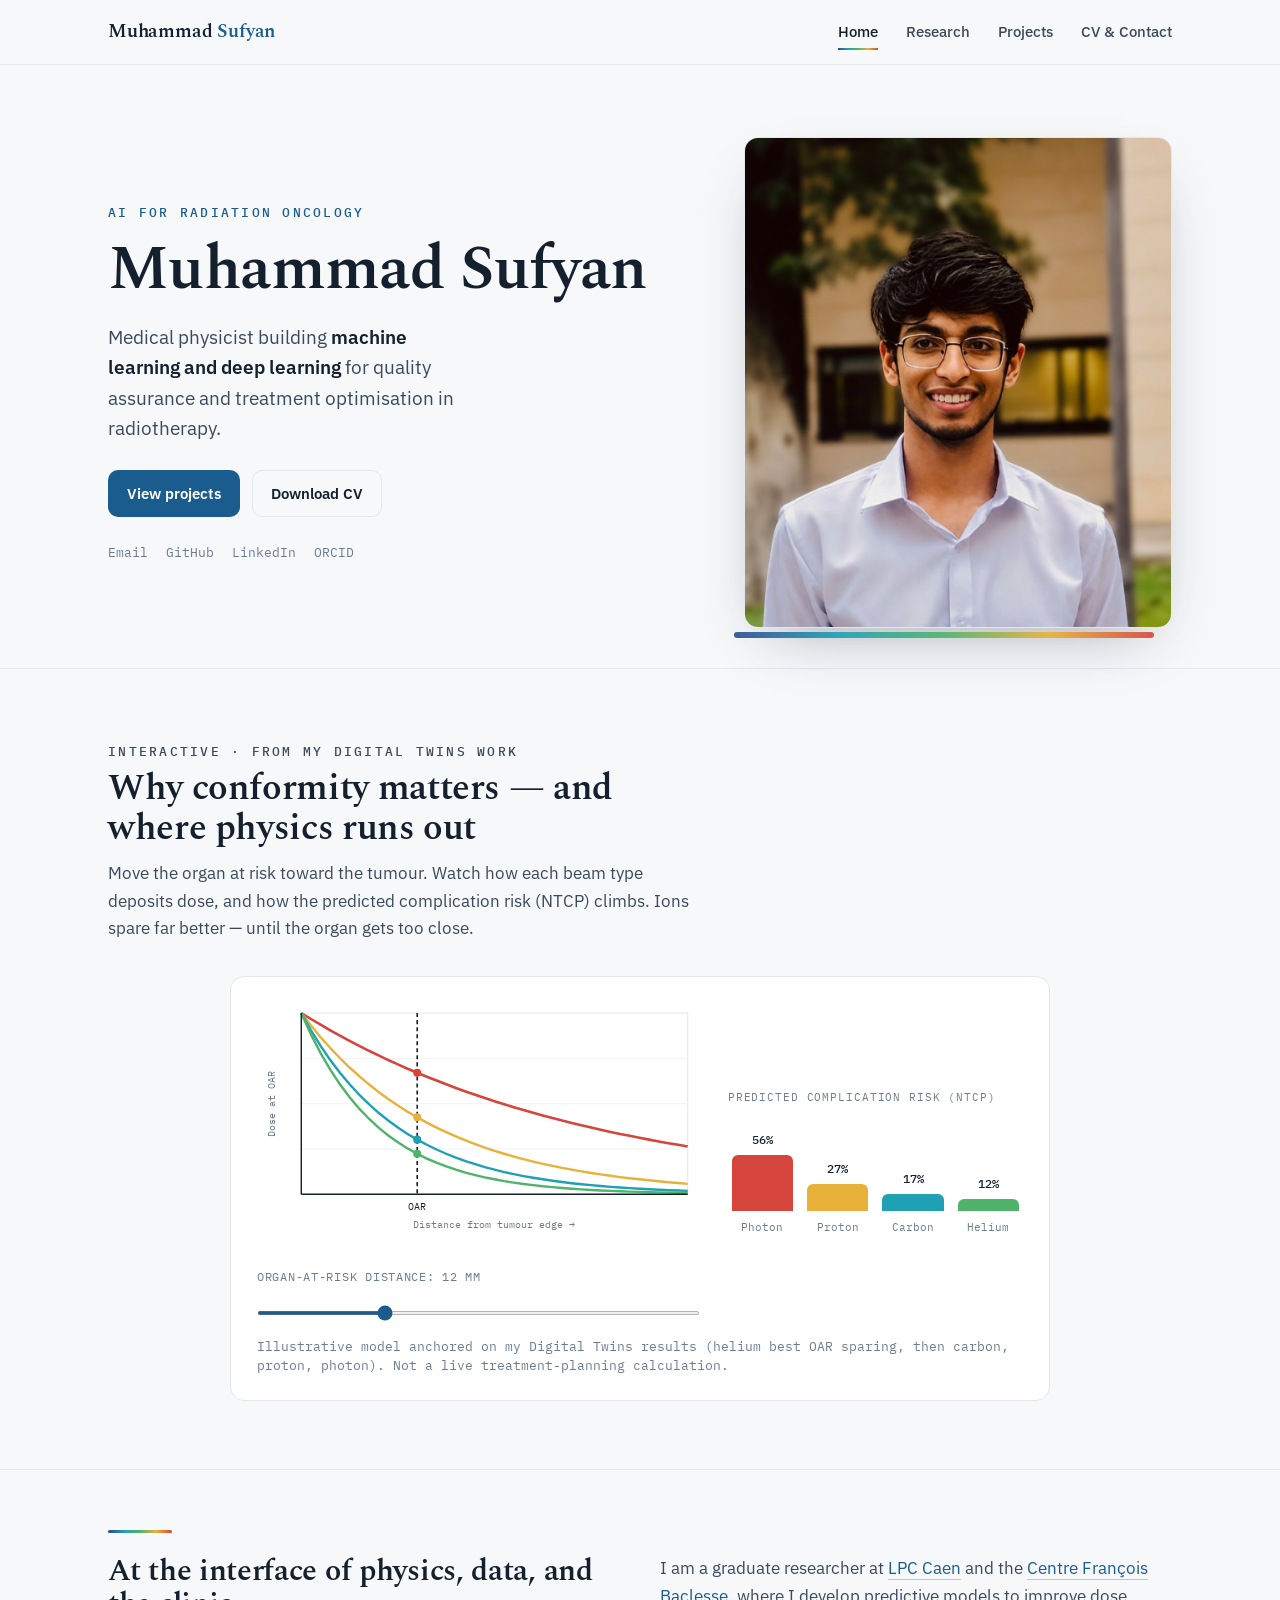
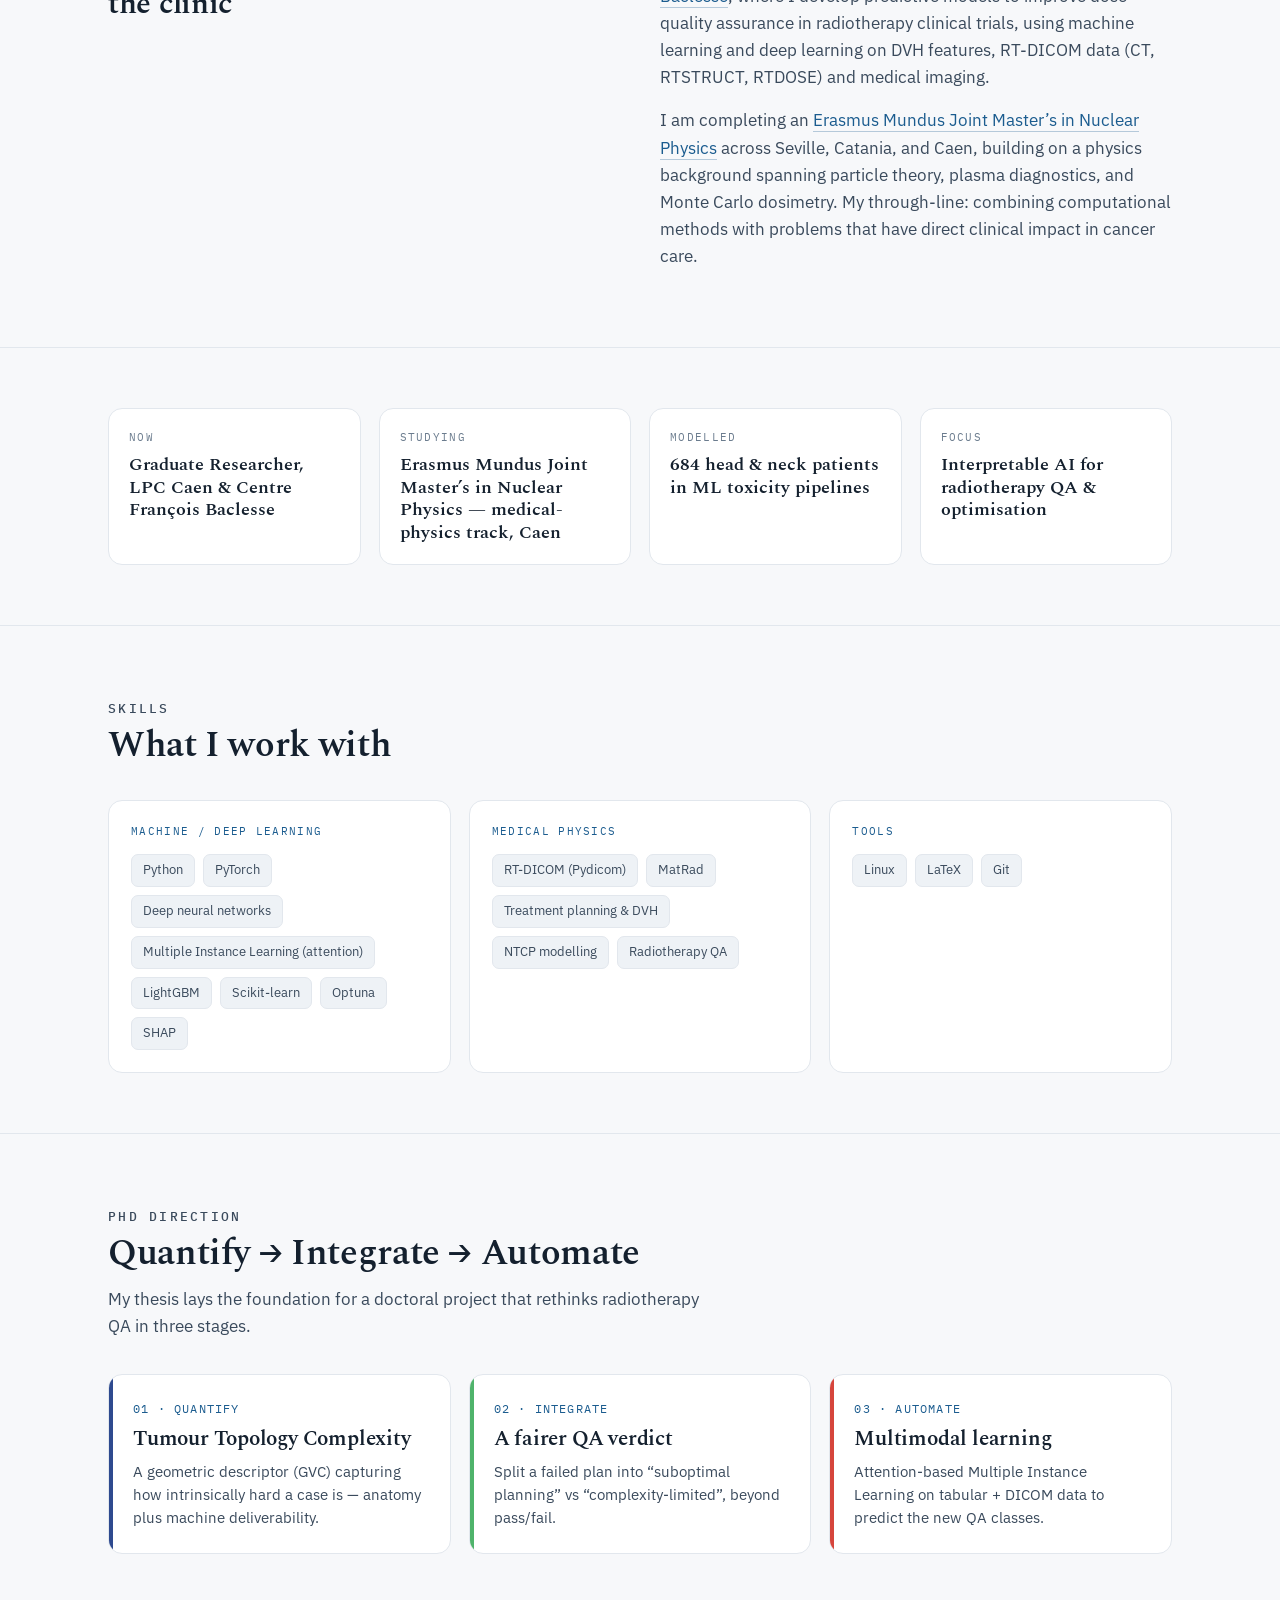
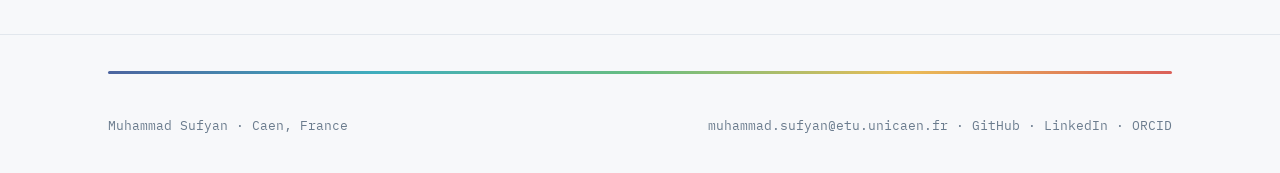
<file: index.html>
<!DOCTYPE html><html lang="en"><head><meta charset="utf-8"><meta name="viewport" content="width=device-width,initial-scale=1"><title>Muhammad Sufyan — AI for Radiation Oncology</title><meta name="description" content="Muhammad Sufyan — medical physicist working on machine learning and deep learning for radiotherapy QA."><link rel="preconnect" href="https://fonts.googleapis.com"><link rel="preconnect" href="https://fonts.gstatic.com" crossorigin><link href="https://fonts.googleapis.com/css2?family=Spectral:ital,wght@0,400;0,500;0,600;1,400&family=IBM+Plex+Sans:wght@400;500;600&family=IBM+Plex+Mono:wght@400;500&display=swap" rel="stylesheet"><link rel="stylesheet" href="styles.css"></head><body><nav class="nav"><div class="wrap"><a class="brand" href="index.html">Muhammad <span>Sufyan</span></a><button class="navtoggle" aria-label="Menu" onclick="document.getElementById('nv').classList.toggle('open')">&#9776;</button><div class="navlinks" id="nv"><a href="index.html" class="active">Home</a><a href="research.html">Research</a><a href="projects.html">Projects</a><a href="cv.html">CV &amp; Contact</a></div></div></nav><header class="hero"><div class="wrap"><div class="hero-grid">
<div class="fade in">
<p class="eyebrow">AI for Radiation Oncology</p>
<h1>Muhammad Sufyan</h1>
<p class="lead">Medical physicist building <b>machine learning and deep learning</b> for quality assurance and treatment optimisation in radiotherapy.</p>
<div class="btns"><a class="btn btn-primary" href="projects.html">View projects</a>
<a class="btn btn-ghost" href="assets/Muhammad_Sufyan_CV.pdf" download>Download CV</a></div>
<div class="social">
<a href="mailto:muhammad.sufyan@etu.unicaen.fr">Email</a><a href="https://github.com/mesufyan" target="_blank" rel="noopener">GitHub</a>
<a href="https://www.linkedin.com/in/sufyann" target="_blank" rel="noopener">LinkedIn</a><a href="https://orcid.org/0009-0007-3161-0716" target="_blank" rel="noopener">ORCID</a>
</div></div>
<div class="portrait-card fade in"><img class="portrait" src="assets/sufyan_new.png" alt="Muhammad Sufyan"></div>
</div></div></header>


<section class="block"><div class="wrap">
<div class="sec-head fade"><p class="eyebrow">Interactive &middot; from my Digital Twins work</p>
<h2>Why conformity matters &mdash; and where physics runs out</h2>
<p>Move the organ at risk toward the tumour. Watch how each beam type deposits dose, and how the predicted complication risk (NTCP) climbs. Ions spare far better &mdash; until the organ gets too close.</p></div>
<div class="sim fade">
<div class="sim-grid">
<div>
<svg id="doseSvg" viewBox="0 0 440 240" xmlns="http://www.w3.org/2000/svg" aria-label="Dose vs distance from target for four modalities">
<rect x="44" y="10" width="384" height="180" fill="#fff" stroke="#E2E7ED"/>
<g id="grid"></g>
<path id="cPhoton" fill="none" stroke="#D6453C" stroke-width="2.6"/>
<path id="cProton" fill="none" stroke="#E8B23A" stroke-width="2.4"/>
<path id="cCarbon" fill="none" stroke="#1FA0B3" stroke-width="2.4"/>
<path id="cHelium" fill="none" stroke="#4FB36B" stroke-width="2.4"/>
<line id="oarLine" x1="0" y1="10" x2="0" y2="190" stroke="#14202E" stroke-width="1.6" stroke-dasharray="4 3"/>
<circle id="dPhoton" r="4" fill="#D6453C"/><circle id="dProton" r="4" fill="#E8B23A"/>
<circle id="dCarbon" r="4" fill="#1FA0B3"/><circle id="dHelium" r="4" fill="#4FB36B"/>
<line x1="44" y1="190" x2="428" y2="190" stroke="#14202E" stroke-width="1.4"/>
<line x1="44" y1="10" x2="44" y2="190" stroke="#14202E" stroke-width="1.4"/>
<text id="oarLbl" x="0" y="206" font-family="IBM Plex Mono,monospace" font-size="10" fill="#14202E" text-anchor="middle">OAR</text>
<text x="236" y="224" font-family="IBM Plex Mono,monospace" font-size="10" fill="#6B7C8E" text-anchor="middle">Distance from tumour edge &rarr;</text>
<text x="18" y="100" font-family="IBM Plex Mono,monospace" font-size="10" fill="#6B7C8E" transform="rotate(-90,18,100)" text-anchor="middle">Dose at OAR</text>
</svg>
<div class="sim-control">
<label for="oar">Organ-at-risk distance: <span id="oarVal">12 mm</span></label>
<input id="oar" type="range" min="1" max="40" value="12" step="1">
</div>
</div>
<div>
<div style="font-family:'IBM Plex Mono',monospace;font-size:11px;letter-spacing:.08em;text-transform:uppercase;color:#6B7C8E;margin-bottom:12px">Predicted complication risk (NTCP)</div>
<div class="ntcp-row">
<div class="ntcp-bar-wrap"><span class="ntcp-val" id="vPhoton">0%</span><div class="ntcp-bar" id="bPhoton" style="background:#D6453C"></div><span class="ntcp-lbl">Photon</span></div>
<div class="ntcp-bar-wrap"><span class="ntcp-val" id="vProton">0%</span><div class="ntcp-bar" id="bProton" style="background:#E8B23A"></div><span class="ntcp-lbl">Proton</span></div>
<div class="ntcp-bar-wrap"><span class="ntcp-val" id="vCarbon">0%</span><div class="ntcp-bar" id="bCarbon" style="background:#1FA0B3"></div><span class="ntcp-lbl">Carbon</span></div>
<div class="ntcp-bar-wrap"><span class="ntcp-val" id="vHelium">0%</span><div class="ntcp-bar" id="bHelium" style="background:#4FB36B"></div><span class="ntcp-lbl">Helium</span></div>
</div>
</div>
</div>
<div class="sim-callout" id="callout">At very short distances, <b>even ions cannot fully spare the organ</b> &mdash; the limit becomes anatomical, not physical. This is exactly the regime my <a href="project-ttc.html">Tumour Topology Complexity descriptor (GVC)</a> is built to quantify.</div>
<div class="fig-cap" style="margin-top:14px">Illustrative model anchored on my Digital Twins results (helium best OAR sparing, then carbon, proton, photon). Not a live treatment-planning calculation.</div>
</div>
</div></section>
<script>
(function(){
 var X0=44,X1=428,Y0=10,Y1=190,W=X1-X0,H=Y1-Y0;
 var Lm={photon:30,proton:14,carbon:10,helium:8}; // falloff length: smaller=better sparing
 var maxD=40;
 function dose(L,d){return Math.exp(-d/L);}            // dose at OAR, target=1
 function ntcp(D){return 1/(1+Math.exp(-(D-0.62)/0.20));}
 function px(d){return X0 + (d/maxD)*W;}
 function py(v){return Y1 - v*H;}
 // grid
 var g=document.getElementById('grid'),gs='';
 for(var i=1;i<4;i++){var y=Y0+i*H/4;gs+='<line x1="'+X0+'" y1="'+y+'" x2="'+X1+'" y2="'+y+'" stroke="#EEF2F6"/>';}
 g.innerHTML=gs;
 function path(L){var s='M';for(var d=0;d<=maxD;d+=1){s+=(d===0?'':' L')+px(d).toFixed(1)+','+py(dose(L,d)).toFixed(1);}return s;}
 document.getElementById('cPhoton').setAttribute('d',path(Lm.photon));
 document.getElementById('cProton').setAttribute('d',path(Lm.proton));
 document.getElementById('cCarbon').setAttribute('d',path(Lm.carbon));
 document.getElementById('cHelium').setAttribute('d',path(Lm.helium));
 var slider=document.getElementById('oar');
 function fmt(p){return Math.round(p*100)+'%';}
 function upd(){
   var d=+slider.value; document.getElementById('oarVal').textContent=d+' mm';
   var x=px(d);
   var ol=document.getElementById('oarLine');ol.setAttribute('x1',x);ol.setAttribute('x2',x);
   var lbl=document.getElementById('oarLbl');lbl.setAttribute('x',x);
   var anyHigh=false,total=0;
   ['photon','proton','carbon','helium'].forEach(function(m){
     var D=dose(Lm[m],d), N=ntcp(D);
     var cap=m.charAt(0).toUpperCase()+m.slice(1);
     var dot=document.getElementById('d'+cap);dot.setAttribute('cx',x);dot.setAttribute('cy',py(D));
     document.getElementById('b'+cap).style.height=(N*100)+'px';
     document.getElementById('v'+cap).textContent=fmt(N);
   });
   var allN=['photon','proton','carbon','helium'].map(function(m){return ntcp(dose(Lm[m],d));});
   var minN=Math.min.apply(null,allN);
   document.getElementById('callout').classList.toggle('show', minN>0.5);
 }
 slider.addEventListener('input',upd); upd();
})();
</script>


<section class="block"><div class="wrap"><div class="rule"></div>
<div class="about fade">
<div><h2 style="font-size:30px">At the interface of physics, data, and the clinic</h2></div>
<div>
<p>I am a graduate researcher at <a href="https://www.lpc-caen.in2p3.fr/" target="_blank" rel="noopener">LPC Caen</a> and the <a href="https://www.baclesse.fr/" target="_blank" rel="noopener">Centre Fran&ccedil;ois Baclesse</a>, where I develop predictive models to improve dose quality assurance in radiotherapy clinical trials, using machine learning and deep learning on DVH features, RT-DICOM data (CT, RTSTRUCT, RTDOSE) and medical imaging.</p>
<p>I am completing an <a href="https://www.emm-nucphys.eu/" target="_blank" rel="noopener">Erasmus Mundus Joint Master&rsquo;s in Nuclear Physics</a> across Seville, Catania, and Caen, building on a physics background spanning particle theory, plasma diagnostics, and Monte&nbsp;Carlo dosimetry. My through-line: combining computational methods with problems that have direct clinical impact in cancer care.</p>
</div></div></div></section>

<section class="block"><div class="wrap"><div class="glance fade">
<div class="cell"><div class="k">Now</div><div class="v">Graduate Researcher, LPC Caen &amp; Centre Fran&ccedil;ois Baclesse</div></div>
<div class="cell"><div class="k">Studying</div><div class="v">Erasmus Mundus Joint Master&rsquo;s in Nuclear Physics &mdash; medical-physics track, Caen</div></div>
<div class="cell"><div class="k">Modelled</div><div class="v">684 head &amp; neck patients in ML toxicity pipelines</div></div>
<div class="cell"><div class="k">Focus</div><div class="v">Interpretable AI for radiotherapy QA &amp; optimisation</div></div>
</div></div></section>

<section class="block"><div class="wrap">
<div class="sec-head fade"><p class="eyebrow">Skills</p><h2>What I work with</h2></div>
<div class="skills fade">
<div class="skillcol"><div class="h">Machine / Deep Learning</div><div class="chips">
<span class="chip">Python</span><span class="chip">PyTorch</span><span class="chip">Deep neural networks</span><span class="chip">Multiple Instance Learning (attention)</span><span class="chip">LightGBM</span><span class="chip">Scikit-learn</span><span class="chip">Optuna</span><span class="chip">SHAP</span></div></div>
<div class="skillcol"><div class="h">Medical Physics</div><div class="chips">
<span class="chip">RT-DICOM (Pydicom)</span><span class="chip">MatRad</span><span class="chip">Treatment planning &amp; DVH</span><span class="chip">NTCP modelling</span><span class="chip">Radiotherapy QA</span></div></div>
<div class="skillcol"><div class="h">Tools</div><div class="chips">
<span class="chip">Linux</span><span class="chip">LaTeX</span><span class="chip">Git</span></div></div>
</div></div></section>

<section class="block"><div class="wrap">
<div class="sec-head fade"><p class="eyebrow">PhD direction</p><h2>Quantify &rarr; Integrate &rarr; Automate</h2>
<p>My thesis lays the foundation for a doctoral project that rethinks radiotherapy QA in three stages.</p></div>
<div class="arc fade">
<div class="step"><div class="bar"></div><div class="no">01 &middot; QUANTIFY</div><h3>Tumour Topology Complexity</h3><p>A geometric descriptor (GVC) capturing how intrinsically hard a case is &mdash; anatomy plus machine deliverability.</p></div>
<div class="step"><div class="bar"></div><div class="no">02 &middot; INTEGRATE</div><h3>A fairer QA verdict</h3><p>Split a failed plan into &ldquo;suboptimal planning&rdquo; vs &ldquo;complexity-limited&rdquo;, beyond pass/fail.</p></div>
<div class="step"><div class="bar"></div><div class="no">03 &middot; AUTOMATE</div><h3>Multimodal learning</h3><p>Attention-based Multiple Instance Learning on tabular + DICOM data to predict the new QA classes.</p></div>
</div></div></section><footer><div class="wrap" style="flex-direction:column;align-items:stretch"><div class="spectrum-line"></div><div style="display:flex;justify-content:space-between;align-items:center;flex-wrap:wrap;gap:14px"><span class="small">Muhammad Sufyan &middot; Caen, France</span><span class="small"><a href="mailto:muhammad.sufyan@etu.unicaen.fr">muhammad.sufyan@etu.unicaen.fr</a> &middot; <a href="https://github.com/mesufyan" target="_blank" rel="noopener">GitHub</a> &middot; <a href="https://www.linkedin.com/in/sufyann" target="_blank" rel="noopener">LinkedIn</a> &middot; <a href="https://orcid.org/0009-0007-3161-0716" target="_blank" rel="noopener">ORCID</a></span></div></div></footer><script>const io=new IntersectionObserver((es)=>{es.forEach(e=>{if(e.isIntersecting)e.target.classList.add('in')})},{threshold:.12});document.querySelectorAll('.fade').forEach(el=>io.observe(el));</script></body></html>
</file>
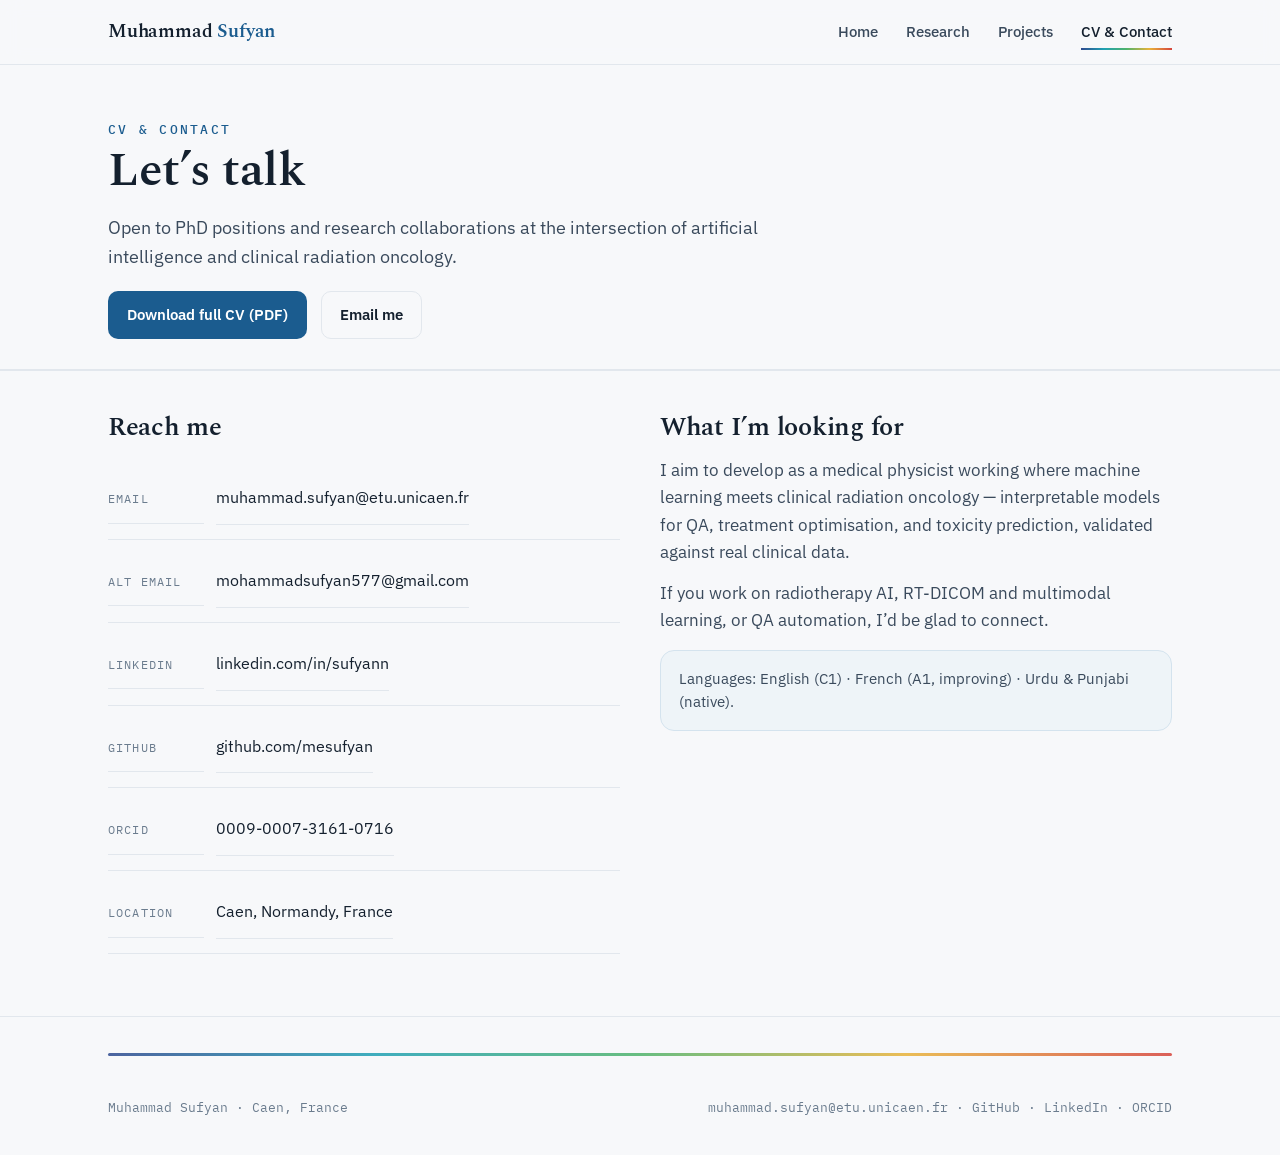
<file: cv.html>
<!DOCTYPE html><html lang="en"><head><meta charset="utf-8"><meta name="viewport" content="width=device-width,initial-scale=1"><title>CV &amp; Contact — Muhammad Sufyan</title><meta name="description" content="Contact Muhammad Sufyan and download his CV."><link rel="preconnect" href="https://fonts.googleapis.com"><link rel="preconnect" href="https://fonts.gstatic.com" crossorigin><link href="https://fonts.googleapis.com/css2?family=Spectral:ital,wght@0,400;0,500;0,600;1,400&family=IBM+Plex+Sans:wght@400;500;600&family=IBM+Plex+Mono:wght@400;500&display=swap" rel="stylesheet"><link rel="stylesheet" href="styles.css"></head><body><nav class="nav"><div class="wrap"><a class="brand" href="index.html">Muhammad <span>Sufyan</span></a><button class="navtoggle" aria-label="Menu" onclick="document.getElementById('nv').classList.toggle('open')">&#9776;</button><div class="navlinks" id="nv"><a href="index.html">Home</a><a href="research.html">Research</a><a href="projects.html">Projects</a><a href="cv.html" class="active">CV &amp; Contact</a></div></div></nav><header class="phero"><div class="wrap"><p class="eyebrow">CV &amp; Contact</p>
<h1>Let&rsquo;s talk</h1>
<p class="summary">Open to PhD positions and research collaborations at the intersection of artificial intelligence and clinical radiation oncology.</p>
<div class="linkrow"><a class="btn btn-primary" href="assets/Muhammad_Sufyan_CV.pdf" download>Download full CV (PDF)</a>
<a class="btn btn-ghost" href="mailto:muhammad.sufyan@etu.unicaen.fr">Email me</a></div></div></header>
<section class="psec"><div class="wrap fade"><div class="contact-grid">
<div><h2>Reach me</h2><div class="contact-list">
<a href="mailto:muhammad.sufyan@etu.unicaen.fr"><span class="lab">Email</span><span class="val">muhammad.sufyan@etu.unicaen.fr</span></a>
<a href="mailto:mohammadsufyan577@gmail.com"><span class="lab">Alt email</span><span class="val">mohammadsufyan577@gmail.com</span></a>
<a href="https://www.linkedin.com/in/sufyann" target="_blank" rel="noopener"><span class="lab">LinkedIn</span><span class="val">linkedin.com/in/sufyann</span></a>
<a href="https://github.com/mesufyan" target="_blank" rel="noopener"><span class="lab">GitHub</span><span class="val">github.com/mesufyan</span></a>
<a href="https://orcid.org/0009-0007-3161-0716" target="_blank" rel="noopener"><span class="lab">ORCID</span><span class="val">0009-0007-3161-0716</span></a>
<span><span class="lab">Location</span><span class="val">Caen, Normandy, France</span></span>
</div></div>
<div><h2>What I&rsquo;m looking for</h2>
<p>I aim to develop as a medical physicist working where machine learning meets clinical radiation oncology &mdash; interpretable models for QA, treatment optimisation, and toxicity prediction, validated against real clinical data.</p>
<p>If you work on radiotherapy AI, RT-DICOM and multimodal learning, or QA automation, I&rsquo;d be glad to connect.</p>
<div class="note">Languages: English (C1) &middot; French (A1, improving) &middot; Urdu &amp; Punjabi (native).</div>
</div></div></div></section><footer><div class="wrap" style="flex-direction:column;align-items:stretch"><div class="spectrum-line"></div><div style="display:flex;justify-content:space-between;align-items:center;flex-wrap:wrap;gap:14px"><span class="small">Muhammad Sufyan &middot; Caen, France</span><span class="small"><a href="mailto:muhammad.sufyan@etu.unicaen.fr">muhammad.sufyan@etu.unicaen.fr</a> &middot; <a href="https://github.com/mesufyan" target="_blank" rel="noopener">GitHub</a> &middot; <a href="https://www.linkedin.com/in/sufyann" target="_blank" rel="noopener">LinkedIn</a> &middot; <a href="https://orcid.org/0009-0007-3161-0716" target="_blank" rel="noopener">ORCID</a></span></div></div></footer><script>const io=new IntersectionObserver((es)=>{es.forEach(e=>{if(e.isIntersecting)e.target.classList.add('in')})},{threshold:.12});document.querySelectorAll('.fade').forEach(el=>io.observe(el));</script></body></html>
</file>
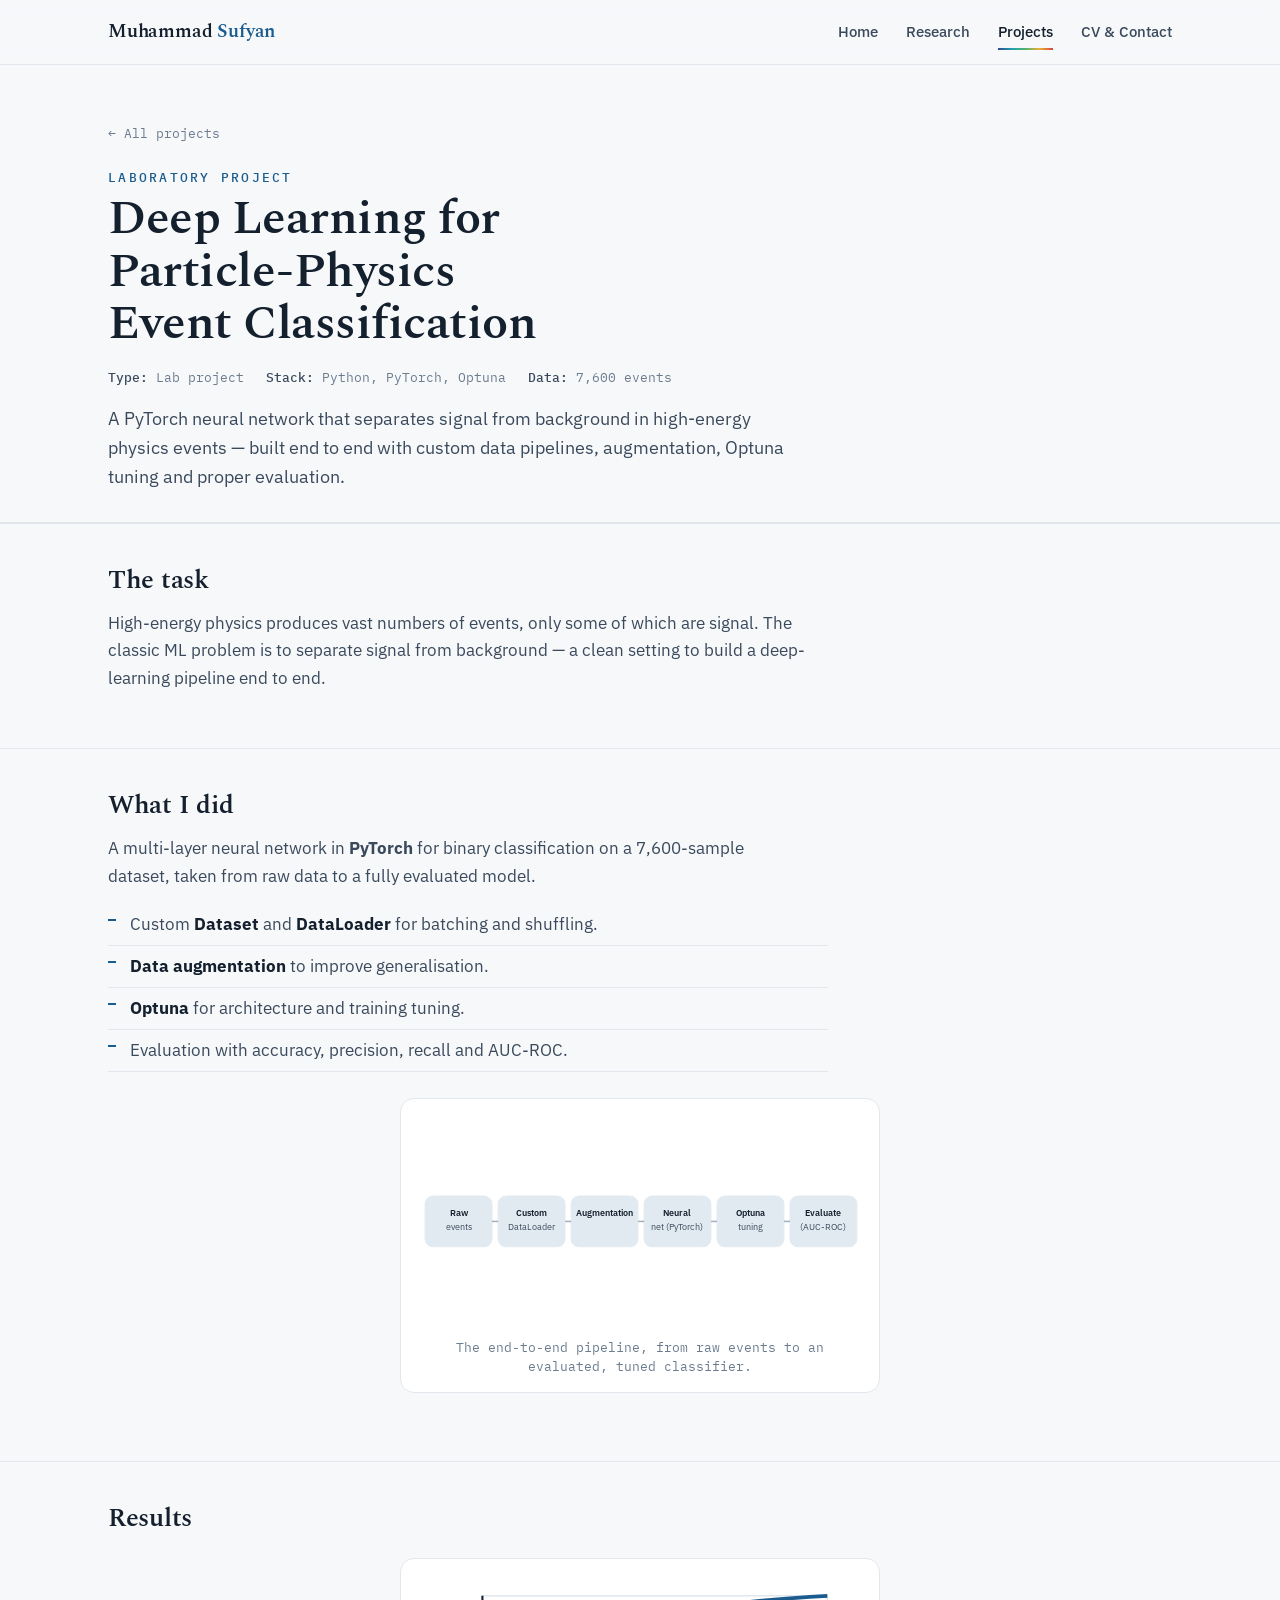
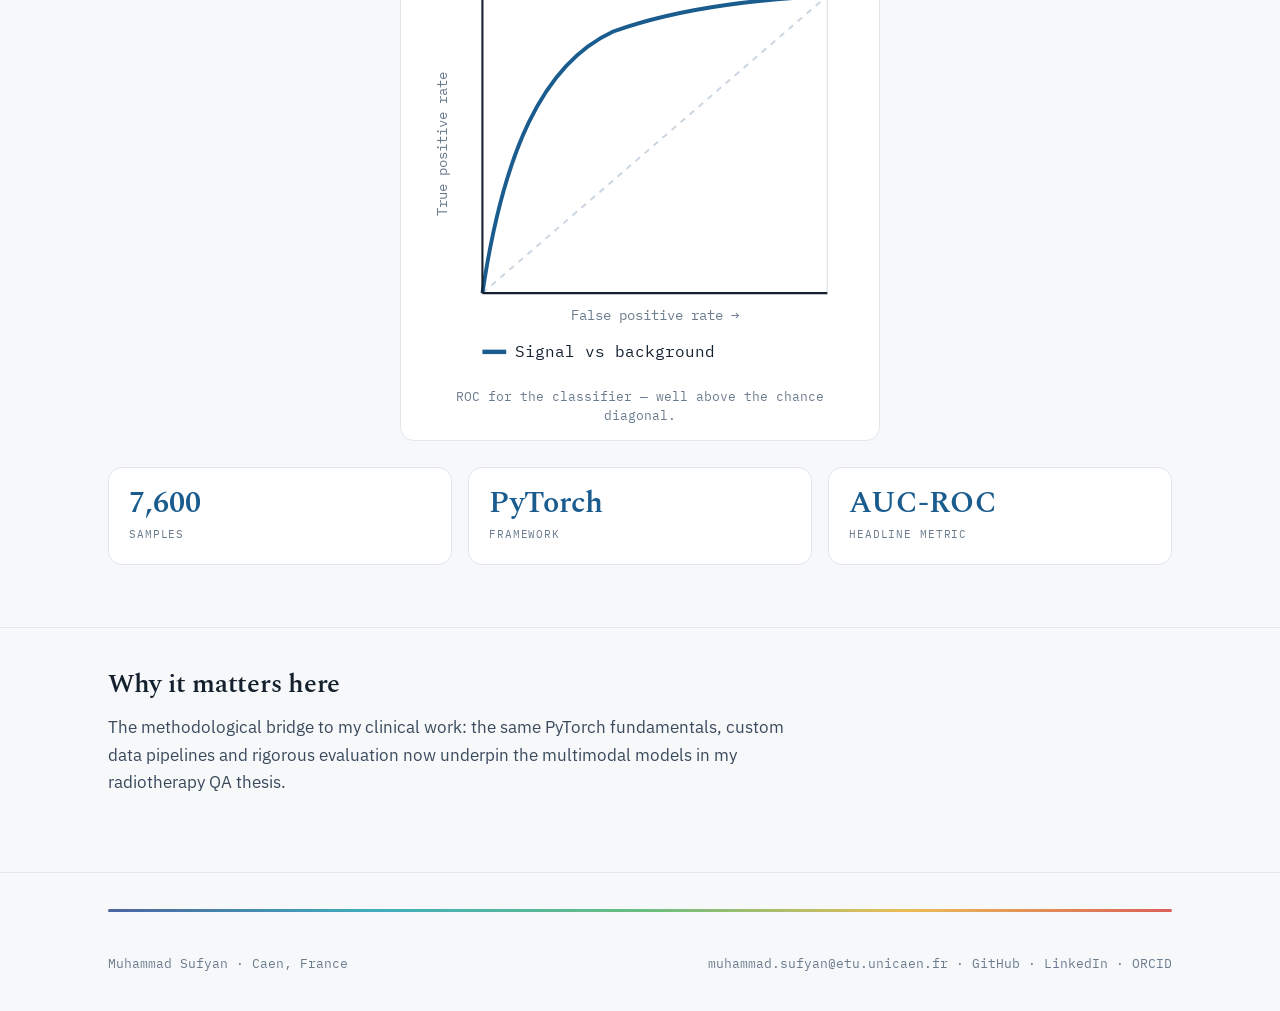
<file: project-deeplearning.html>
<!DOCTYPE html><html lang="en"><head><meta charset="utf-8"><meta name="viewport" content="width=device-width,initial-scale=1"><title>Deep Learning for Particle-Physics Event Classification — Muhammad Sufyan</title><meta name="description" content="Deep learning for particle physics classification."><link rel="preconnect" href="https://fonts.googleapis.com"><link rel="preconnect" href="https://fonts.gstatic.com" crossorigin><link href="https://fonts.googleapis.com/css2?family=Spectral:ital,wght@0,400;0,500;0,600;1,400&family=IBM+Plex+Sans:wght@400;500;600&family=IBM+Plex+Mono:wght@400;500&display=swap" rel="stylesheet"><link rel="stylesheet" href="styles.css"></head><body><nav class="nav"><div class="wrap"><a class="brand" href="index.html">Muhammad <span>Sufyan</span></a><button class="navtoggle" aria-label="Menu" onclick="document.getElementById('nv').classList.toggle('open')">&#9776;</button><div class="navlinks" id="nv"><a href="index.html">Home</a><a href="research.html">Research</a><a href="projects.html" class="active">Projects</a><a href="cv.html">CV &amp; Contact</a></div></div></nav><header class="phero"><div class="wrap"><a class="back" href="projects.html">&larr; All projects</a><p class="eyebrow">Laboratory project</p><h1>Deep Learning for Particle-Physics Event Classification</h1><div class="meta"><span><b>Type:</b> Lab project</span><span><b>Stack:</b> Python, PyTorch, Optuna</span><span><b>Data:</b> 7,600 events</span></div><p class="summary">A PyTorch neural network that separates signal from background in high-energy physics events &mdash; built end to end with custom data pipelines, augmentation, Optuna tuning and proper evaluation.</p></div></header><section class="psec"><div class="wrap fade"><h2>The task</h2><p>High-energy physics produces vast numbers of events, only some of which are signal. The classic ML problem is to separate signal from background &mdash; a clean setting to build a deep-learning pipeline end to end.</p></div></section><section class="psec"><div class="wrap fade"><h2>What I did</h2><p>A multi-layer neural network in <b>PyTorch</b> for binary classification on a 7,600-sample dataset, taken from raw data to a fully evaluated model.</p><ul><li>Custom <b>Dataset</b> and <b>DataLoader</b> for batching and shuffling.</li><li><b>Data augmentation</b> to improve generalisation.</li><li><b>Optuna</b> for architecture and training tuning.</li><li>Evaluation with accuracy, precision, recall and AUC-ROC.</li></ul><div class="figure"><svg viewBox="0 0 440 210" xmlns="http://www.w3.org/2000/svg" role="img" aria-label="Deep learning pipeline"><rect x="8" y="80" width="66" height="50" rx="8" fill="#1B5C8F" opacity="0.12" stroke="#1B5C8F"/><text x="41.0" y="100" font-family="IBM Plex Sans,sans-serif" font-size="9" font-weight="600" fill="#14202E" text-anchor="middle">Raw</text><text x="41.0" y="113" font-family="IBM Plex Sans,sans-serif" font-size="9" fill="#3A4A5C" text-anchor="middle">events</text><line x1="74" y1="105" x2="80" y2="105" stroke="#9fb0c0" stroke-width="1.5"/><rect x="80" y="80" width="66" height="50" rx="8" fill="#1B5C8F" opacity="0.12" stroke="#1B5C8F"/><text x="113.0" y="100" font-family="IBM Plex Sans,sans-serif" font-size="9" font-weight="600" fill="#14202E" text-anchor="middle">Custom</text><text x="113.0" y="113" font-family="IBM Plex Sans,sans-serif" font-size="9" fill="#3A4A5C" text-anchor="middle">DataLoader</text><line x1="146" y1="105" x2="152" y2="105" stroke="#9fb0c0" stroke-width="1.5"/><rect x="152" y="80" width="66" height="50" rx="8" fill="#1B5C8F" opacity="0.12" stroke="#1B5C8F"/><text x="185.0" y="100" font-family="IBM Plex Sans,sans-serif" font-size="9" font-weight="600" fill="#14202E" text-anchor="middle">Augmentation</text><text x="185.0" y="113" font-family="IBM Plex Sans,sans-serif" font-size="9" fill="#3A4A5C" text-anchor="middle"></text><line x1="218" y1="105" x2="224" y2="105" stroke="#9fb0c0" stroke-width="1.5"/><rect x="224" y="80" width="66" height="50" rx="8" fill="#1B5C8F" opacity="0.12" stroke="#1B5C8F"/><text x="257.0" y="100" font-family="IBM Plex Sans,sans-serif" font-size="9" font-weight="600" fill="#14202E" text-anchor="middle">Neural</text><text x="257.0" y="113" font-family="IBM Plex Sans,sans-serif" font-size="9" fill="#3A4A5C" text-anchor="middle">net (PyTorch)</text><line x1="290" y1="105" x2="296" y2="105" stroke="#9fb0c0" stroke-width="1.5"/><rect x="296" y="80" width="66" height="50" rx="8" fill="#1B5C8F" opacity="0.12" stroke="#1B5C8F"/><text x="329.0" y="100" font-family="IBM Plex Sans,sans-serif" font-size="9" font-weight="600" fill="#14202E" text-anchor="middle">Optuna</text><text x="329.0" y="113" font-family="IBM Plex Sans,sans-serif" font-size="9" fill="#3A4A5C" text-anchor="middle">tuning</text><line x1="362" y1="105" x2="368" y2="105" stroke="#9fb0c0" stroke-width="1.5"/><rect x="368" y="80" width="66" height="50" rx="8" fill="#1B5C8F" opacity="0.12" stroke="#1B5C8F"/><text x="401.0" y="100" font-family="IBM Plex Sans,sans-serif" font-size="9" font-weight="600" fill="#14202E" text-anchor="middle">Evaluate</text><text x="401.0" y="113" font-family="IBM Plex Sans,sans-serif" font-size="9" fill="#3A4A5C" text-anchor="middle">(AUC-ROC)</text></svg><div class="fig-cap">The end-to-end pipeline, from raw events to an evaluated, tuned classifier.</div></div></div></section><section class="psec"><div class="wrap fade"><h2>Results</h2><div class="figure"><svg viewBox="0 0 300 270" xmlns="http://www.w3.org/2000/svg" role="img" aria-label="ROC curve for event classification"><rect x="44" y="14" width="232" height="200" fill="#fff" stroke="#E2E7ED"/><line x1="44" y1="214" x2="276" y2="14" stroke="#cbd5df" stroke-width="1.3" stroke-dasharray="4 4"/><path d="M44,214 C58,120 84,60 132,38 C182,20 240,16 276,14" fill="none" stroke="#1B5C8F" stroke-width="2.6"/><line x1="44" y1="214" x2="276" y2="214" stroke="#14202E" stroke-width="1.4"/><line x1="44" y1="14" x2="44" y2="214" stroke="#14202E" stroke-width="1.4"/><text x="160" y="232" font-family="IBM Plex Mono,monospace" font-size="9.5" fill="#6B7C8E" text-anchor="middle">False positive rate &rarr;</text><text x="20" y="114" font-family="IBM Plex Mono,monospace" font-size="9.5" fill="#6B7C8E" transform="rotate(-90,20,114)" text-anchor="middle">True positive rate</text><rect x="44" y="252" width="16" height="3" fill="#1B5C8F"/><text x="66" y="257" font-family="IBM Plex Mono,monospace" font-size="11" fill="#14202E">Signal vs background</text></svg><div class="fig-cap">ROC for the classifier &mdash; well above the chance diagonal.</div></div><div class="stats"><div class="stat"><div class="num">7,600</div><div class="lbl">samples</div></div><div class="stat"><div class="num">PyTorch</div><div class="lbl">framework</div></div><div class="stat"><div class="num">AUC-ROC</div><div class="lbl">headline metric</div></div></div></div></section><section class="psec"><div class="wrap fade"><h2>Why it matters here</h2><p>The methodological bridge to my clinical work: the same PyTorch fundamentals, custom data pipelines and rigorous evaluation now underpin the multimodal models in my radiotherapy QA thesis.</p></div></section><footer><div class="wrap" style="flex-direction:column;align-items:stretch"><div class="spectrum-line"></div><div style="display:flex;justify-content:space-between;align-items:center;flex-wrap:wrap;gap:14px"><span class="small">Muhammad Sufyan &middot; Caen, France</span><span class="small"><a href="mailto:muhammad.sufyan@etu.unicaen.fr">muhammad.sufyan@etu.unicaen.fr</a> &middot; <a href="https://github.com/mesufyan" target="_blank" rel="noopener">GitHub</a> &middot; <a href="https://www.linkedin.com/in/sufyann" target="_blank" rel="noopener">LinkedIn</a> &middot; <a href="https://orcid.org/0009-0007-3161-0716" target="_blank" rel="noopener">ORCID</a></span></div></div></footer><script>const io=new IntersectionObserver((es)=>{es.forEach(e=>{if(e.isIntersecting)e.target.classList.add('in')})},{threshold:.12});document.querySelectorAll('.fade').forEach(el=>io.observe(el));</script></body></html>
</file>
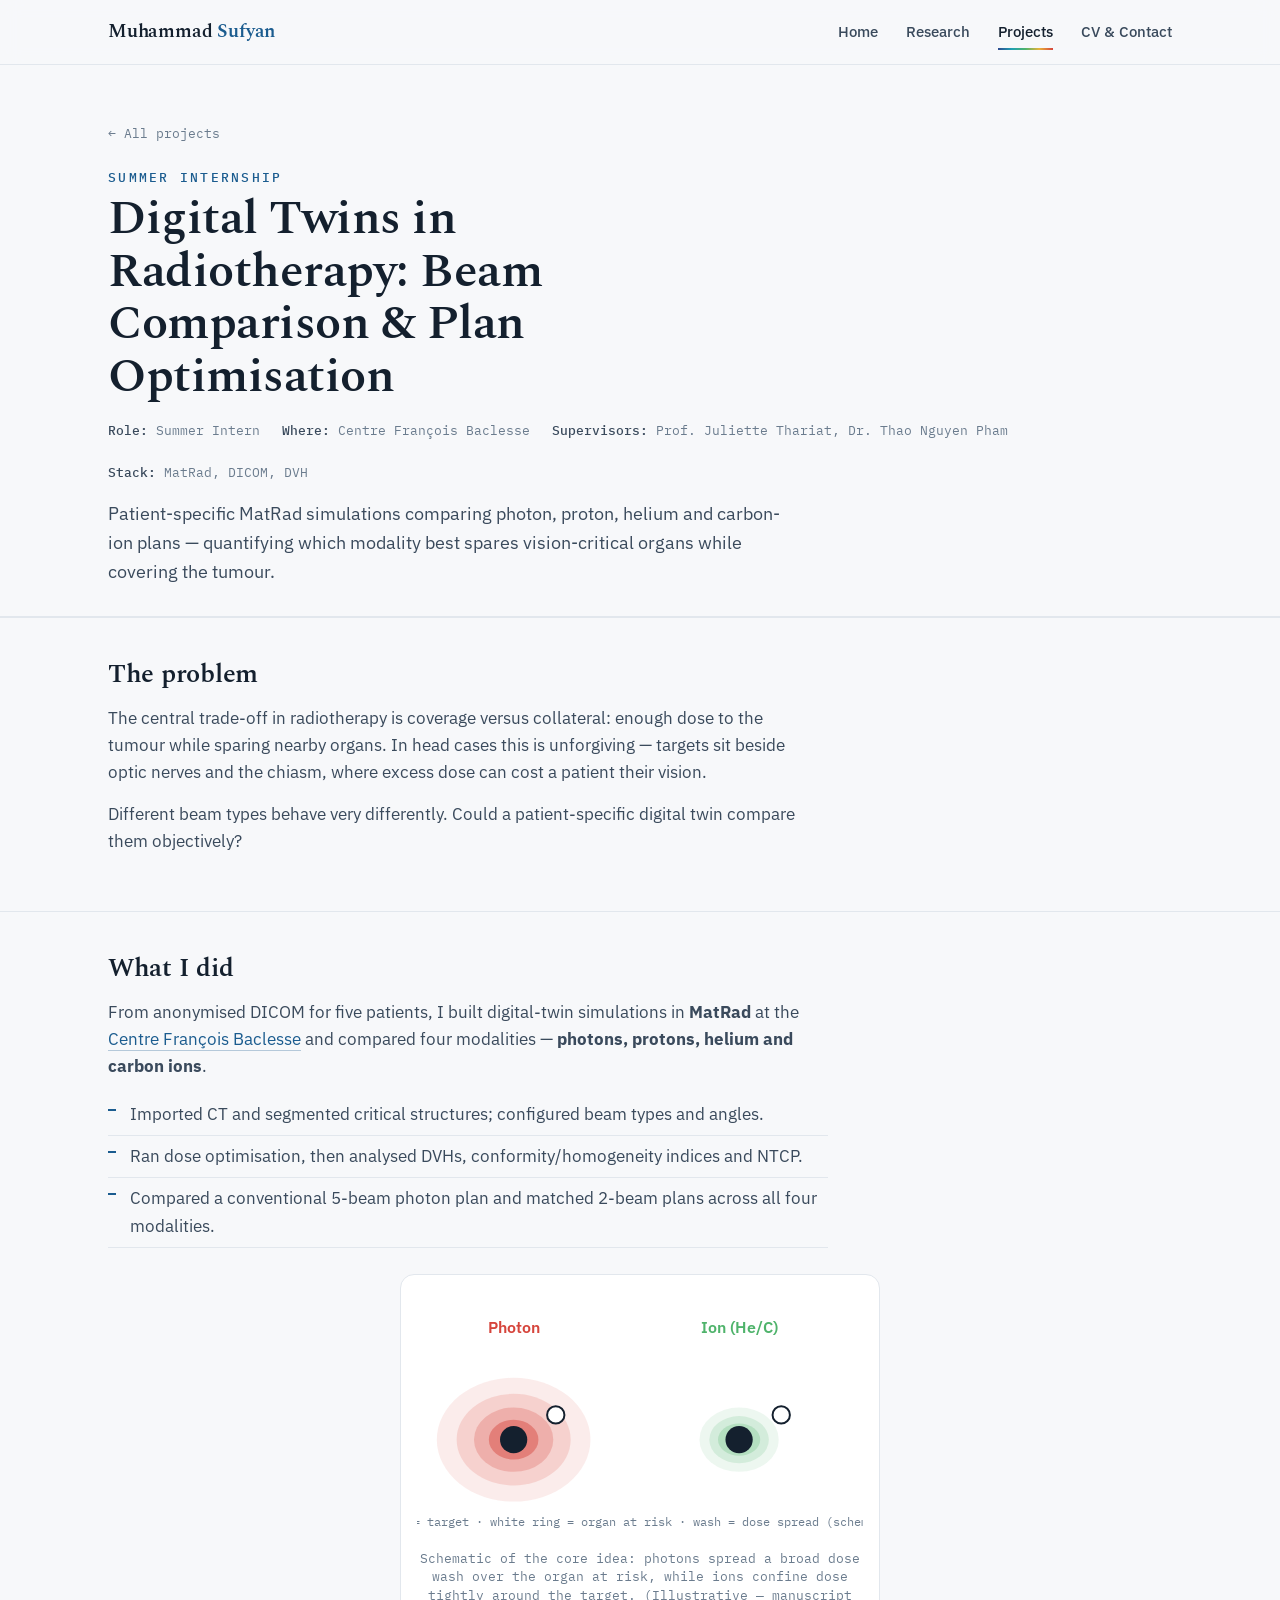
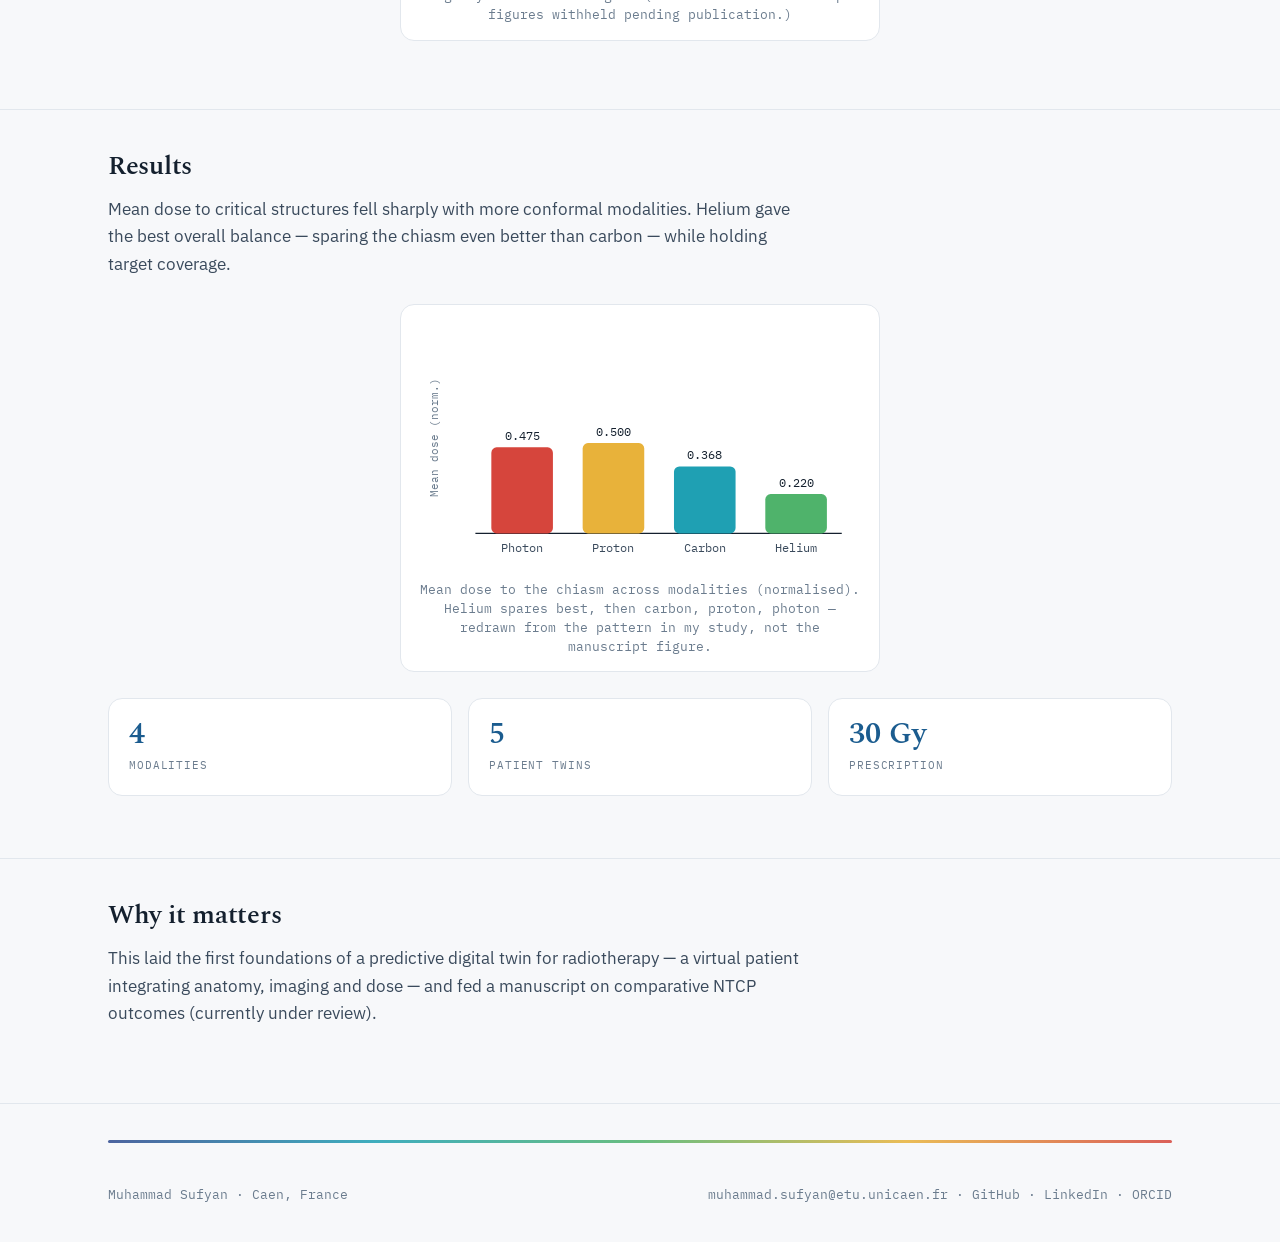
<file: project-digitaltwins.html>
<!DOCTYPE html><html lang="en"><head><meta charset="utf-8"><meta name="viewport" content="width=device-width,initial-scale=1"><title>Digital Twins in Radiotherapy: Beam Comparison &amp;amp;amp; Plan Optimisation — Muhammad Sufyan</title><meta name="description" content="Digital twins in radiotherapy with MatRad."><link rel="preconnect" href="https://fonts.googleapis.com"><link rel="preconnect" href="https://fonts.gstatic.com" crossorigin><link href="https://fonts.googleapis.com/css2?family=Spectral:ital,wght@0,400;0,500;0,600;1,400&family=IBM+Plex+Sans:wght@400;500;600&family=IBM+Plex+Mono:wght@400;500&display=swap" rel="stylesheet"><link rel="stylesheet" href="styles.css"></head><body><nav class="nav"><div class="wrap"><a class="brand" href="index.html">Muhammad <span>Sufyan</span></a><button class="navtoggle" aria-label="Menu" onclick="document.getElementById('nv').classList.toggle('open')">&#9776;</button><div class="navlinks" id="nv"><a href="index.html">Home</a><a href="research.html">Research</a><a href="projects.html" class="active">Projects</a><a href="cv.html">CV &amp; Contact</a></div></div></nav><header class="phero"><div class="wrap"><a class="back" href="projects.html">&larr; All projects</a><p class="eyebrow">Summer internship</p><h1>Digital Twins in Radiotherapy: Beam Comparison &amp; Plan Optimisation</h1><div class="meta"><span><b>Role:</b> Summer Intern</span><span><b>Where:</b> <a href="https://www.baclesse.fr/" target="_blank" rel="noopener">Centre Fran&ccedil;ois Baclesse</a></span><span><b>Supervisors:</b> <a href="https://www.researchgate.net/profile/Juliette-Thariat" target="_blank" rel="noopener">Prof. Juliette Thariat</a>, Dr. Thao Nguyen Pham</span><span><b>Stack:</b> MatRad, DICOM, DVH</span></div><p class="summary">Patient-specific MatRad simulations comparing photon, proton, helium and carbon-ion plans &mdash; quantifying which modality best spares vision-critical organs while covering the tumour.</p></div></header><section class="psec"><div class="wrap fade"><h2>The problem</h2><p>The central trade-off in radiotherapy is coverage versus collateral: enough dose to the tumour while sparing nearby organs. In head cases this is unforgiving &mdash; targets sit beside optic nerves and the chiasm, where excess dose can cost a patient their vision.</p><p>Different beam types behave very differently. Could a patient-specific digital twin compare them objectively?</p></div></section><section class="psec"><div class="wrap fade"><h2>What I did</h2><p>From anonymised DICOM for five patients, I built digital-twin simulations in <b>MatRad</b> at the <a href="https://www.baclesse.fr/" target="_blank" rel="noopener">Centre Fran&ccedil;ois Baclesse</a> and compared four modalities &mdash; <b>photons, protons, helium and carbon ions</b>.</p><ul><li>Imported CT and segmented critical structures; configured beam types and angles.</li><li>Ran dose optimisation, then analysed DVHs, conformity/homogeneity indices and NTCP.</li><li>Compared a conventional 5-beam photon plan and matched 2-beam plans across all four modalities.</li></ul><div class="figure"><svg viewBox="0 0 360 200" xmlns="http://www.w3.org/2000/svg" role="img" aria-label="Dose spread: photon vs ion"><ellipse cx="78" cy="120" rx="62" ry="50" fill="#D6453C" opacity="0.1"/><ellipse cx="78" cy="120" rx="46" ry="37" fill="#D6453C" opacity="0.16"/><ellipse cx="78" cy="120" rx="32" ry="26" fill="#D6453C" opacity="0.24"/><ellipse cx="78" cy="120" rx="20" ry="16" fill="#D6453C" opacity="0.45"/><circle cx="78" cy="120" r="11" fill="#14202E"/><circle cx="112" cy="100" r="7" fill="#fff" stroke="#14202E" stroke-width="1.6"/><text x="78" y="34" font-family="IBM Plex Sans,sans-serif" font-size="13" font-weight="600" fill="#D6453C" text-anchor="middle">Photon</text><ellipse cx="260" cy="120" rx="32" ry="26" fill="#4FB36B" opacity="0.1"/><ellipse cx="260" cy="120" rx="24" ry="19" fill="#4FB36B" opacity="0.16"/><ellipse cx="260" cy="120" rx="17" ry="13" fill="#4FB36B" opacity="0.24"/><ellipse cx="260" cy="120" rx="10" ry="8" fill="#4FB36B" opacity="0.45"/><circle cx="260" cy="120" r="11" fill="#14202E"/><circle cx="294" cy="100" r="7" fill="#fff" stroke="#14202E" stroke-width="1.6"/><text x="260" y="34" font-family="IBM Plex Sans,sans-serif" font-size="13" font-weight="600" fill="#4FB36B" text-anchor="middle">Ion (He/C)</text><text x="180" y="190" font-family="IBM Plex Mono,monospace" font-size="9.5" fill="#6B7C8E" text-anchor="middle">dark = target &middot; white ring = organ at risk &middot; wash = dose spread (schematic)</text></svg><div class="fig-cap">Schematic of the core idea: photons spread a broad dose wash over the organ at risk, while ions confine dose tightly around the target. (Illustrative &mdash; manuscript figures withheld pending publication.)</div></div></div></section><section class="psec"><div class="wrap fade"><h2>Results</h2><p>Mean dose to critical structures fell sharply with more conformal modalities. Helium gave the best overall balance &mdash; sparing the chiasm even better than carbon &mdash; while holding target coverage.</p><div class="figure"><svg viewBox="0 0 420 235" xmlns="http://www.w3.org/2000/svg" role="img" aria-label="Mean dose to chiasm by modality"><line x1="55" y1="200" x2="400" y2="200" stroke="#14202E" stroke-width="1.4"/><rect x="70" y="119" width="58" height="81" rx="5" fill="#D6453C"/><text x="99.0" y="112" font-family="IBM Plex Mono,monospace" font-size="11" fill="#14202E" text-anchor="middle">0.475</text><text x="99.0" y="218" font-family="IBM Plex Mono,monospace" font-size="11" fill="#3A4A5C" text-anchor="middle">Photon</text><rect x="156" y="115" width="58" height="85" rx="5" fill="#E8B23A"/><text x="185.0" y="108" font-family="IBM Plex Mono,monospace" font-size="11" fill="#14202E" text-anchor="middle">0.500</text><text x="185.0" y="218" font-family="IBM Plex Mono,monospace" font-size="11" fill="#3A4A5C" text-anchor="middle">Proton</text><rect x="242" y="137" width="58" height="63" rx="5" fill="#1FA0B3"/><text x="271.0" y="130" font-family="IBM Plex Mono,monospace" font-size="11" fill="#14202E" text-anchor="middle">0.368</text><text x="271.0" y="218" font-family="IBM Plex Mono,monospace" font-size="11" fill="#3A4A5C" text-anchor="middle">Carbon</text><rect x="328" y="163" width="58" height="37" rx="5" fill="#4FB36B"/><text x="357.0" y="156" font-family="IBM Plex Mono,monospace" font-size="11" fill="#14202E" text-anchor="middle">0.220</text><text x="357.0" y="218" font-family="IBM Plex Mono,monospace" font-size="11" fill="#3A4A5C" text-anchor="middle">Helium</text><text x="20" y="110" font-family="IBM Plex Mono,monospace" font-size="10" fill="#6B7C8E" transform="rotate(-90,20,110)" text-anchor="middle">Mean dose (norm.)</text></svg><div class="fig-cap">Mean dose to the chiasm across modalities (normalised). Helium spares best, then carbon, proton, photon &mdash; redrawn from the pattern in my study, not the manuscript figure.</div></div><div class="stats"><div class="stat"><div class="num">4</div><div class="lbl">modalities</div></div><div class="stat"><div class="num">5</div><div class="lbl">patient twins</div></div><div class="stat"><div class="num">30 Gy</div><div class="lbl">prescription</div></div></div></div></section><section class="psec"><div class="wrap fade"><h2>Why it matters</h2><p>This laid the first foundations of a predictive digital twin for radiotherapy &mdash; a virtual patient integrating anatomy, imaging and dose &mdash; and fed a manuscript on comparative NTCP outcomes (currently under review).</p></div></section><footer><div class="wrap" style="flex-direction:column;align-items:stretch"><div class="spectrum-line"></div><div style="display:flex;justify-content:space-between;align-items:center;flex-wrap:wrap;gap:14px"><span class="small">Muhammad Sufyan &middot; Caen, France</span><span class="small"><a href="mailto:muhammad.sufyan@etu.unicaen.fr">muhammad.sufyan@etu.unicaen.fr</a> &middot; <a href="https://github.com/mesufyan" target="_blank" rel="noopener">GitHub</a> &middot; <a href="https://www.linkedin.com/in/sufyann" target="_blank" rel="noopener">LinkedIn</a> &middot; <a href="https://orcid.org/0009-0007-3161-0716" target="_blank" rel="noopener">ORCID</a></span></div></div></footer><script>const io=new IntersectionObserver((es)=>{es.forEach(e=>{if(e.isIntersecting)e.target.classList.add('in')})},{threshold:.12});document.querySelectorAll('.fade').forEach(el=>io.observe(el));</script></body></html>
</file>
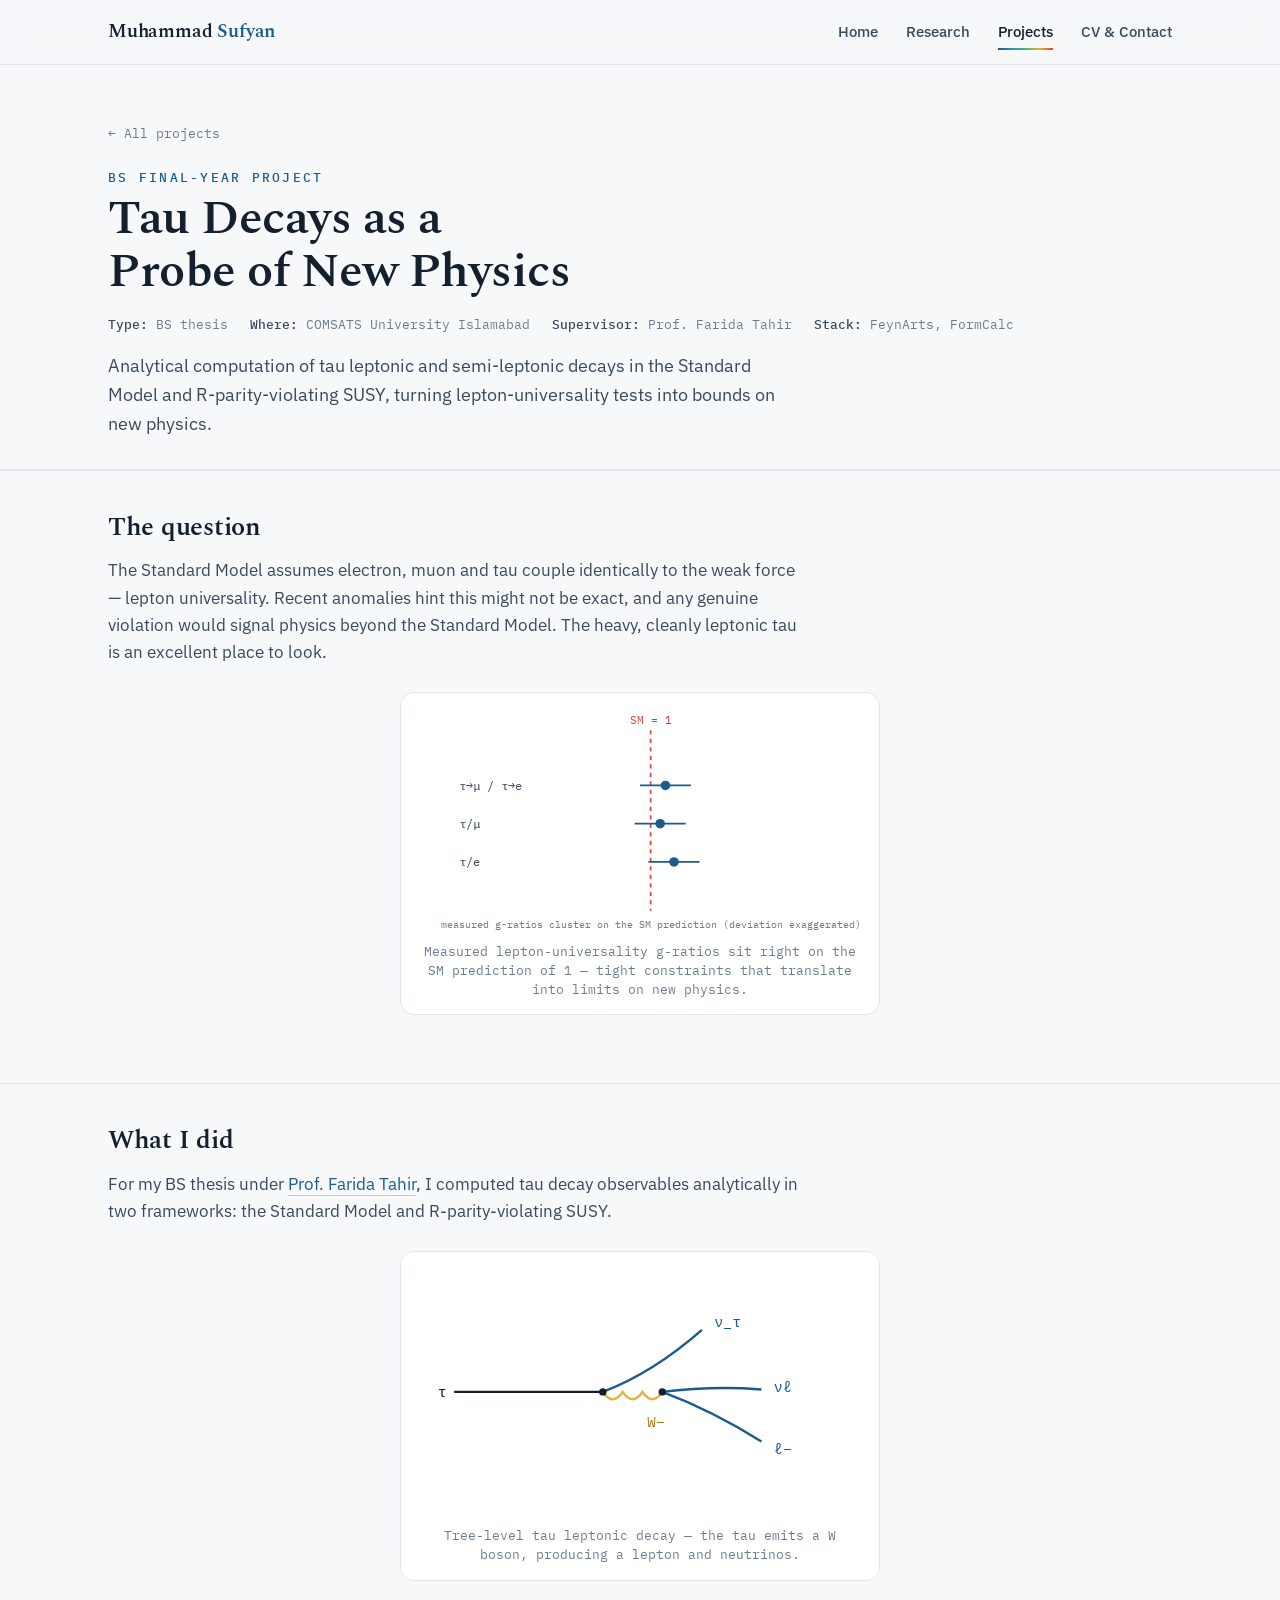
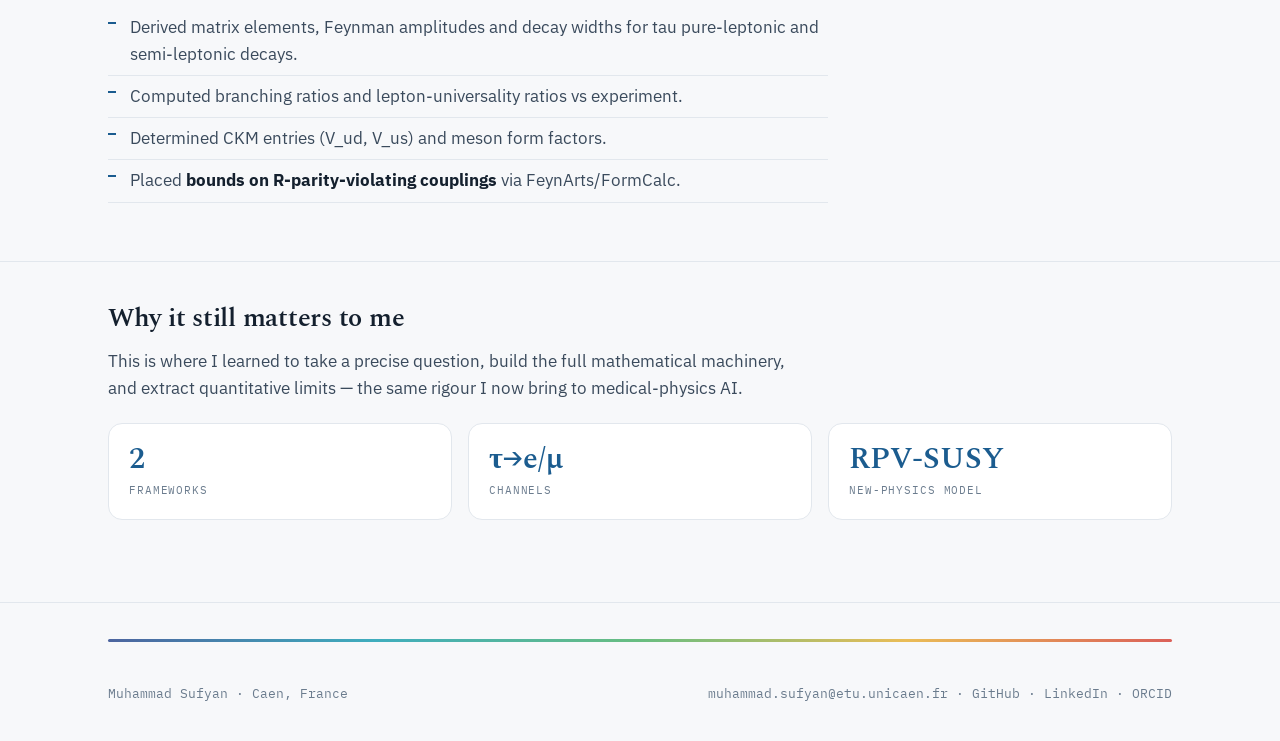
<file: project-tau.html>
<!DOCTYPE html><html lang="en"><head><meta charset="utf-8"><meta name="viewport" content="width=device-width,initial-scale=1"><title>Tau Decays as a Probe of New Physics — Muhammad Sufyan</title><meta name="description" content="Tau decays as a probe of new physics."><link rel="preconnect" href="https://fonts.googleapis.com"><link rel="preconnect" href="https://fonts.gstatic.com" crossorigin><link href="https://fonts.googleapis.com/css2?family=Spectral:ital,wght@0,400;0,500;0,600;1,400&family=IBM+Plex+Sans:wght@400;500;600&family=IBM+Plex+Mono:wght@400;500&display=swap" rel="stylesheet"><link rel="stylesheet" href="styles.css"></head><body><nav class="nav"><div class="wrap"><a class="brand" href="index.html">Muhammad <span>Sufyan</span></a><button class="navtoggle" aria-label="Menu" onclick="document.getElementById('nv').classList.toggle('open')">&#9776;</button><div class="navlinks" id="nv"><a href="index.html">Home</a><a href="research.html">Research</a><a href="projects.html" class="active">Projects</a><a href="cv.html">CV &amp; Contact</a></div></div></nav><header class="phero"><div class="wrap"><a class="back" href="projects.html">&larr; All projects</a><p class="eyebrow">BS final-year project</p><h1>Tau Decays as a Probe of New Physics</h1><div class="meta"><span><b>Type:</b> BS thesis</span><span><b>Where:</b> <a href="https://www.comsats.edu.pk/" target="_blank" rel="noopener">COMSATS University Islamabad</a></span><span><b>Supervisor:</b> <a href="https://www.researchgate.net/profile/Farida-Tahir-3" target="_blank" rel="noopener">Prof. Farida Tahir</a></span><span><b>Stack:</b> FeynArts, FormCalc</span></div><p class="summary">Analytical computation of tau leptonic and semi-leptonic decays in the Standard Model and R-parity-violating SUSY, turning lepton-universality tests into bounds on new physics.</p></div></header><section class="psec"><div class="wrap fade"><h2>The question</h2><p>The Standard Model assumes electron, muon and tau couple identically to the weak force &mdash; lepton universality. Recent anomalies hint this might not be exact, and any genuine violation would signal physics beyond the Standard Model. The heavy, cleanly leptonic tau is an excellent place to look.</p><div class="figure"><svg viewBox="0 0 420 210" xmlns="http://www.w3.org/2000/svg" role="img" aria-label="Lepton universality ratios near unity"><line x1="220" y1="20" x2="220" y2="190" stroke="#D6453C" stroke-width="1.6" stroke-dasharray="4 4"/><text x="220" y="14" font-family="IBM Plex Mono,monospace" font-size="10" fill="#D6453C" text-anchor="middle">SM = 1</text><line x1="210" y1="72" x2="258" y2="72" stroke="#1B5C8F" stroke-width="1.6"/><circle cx="234" cy="72" r="4.5" fill="#1B5C8F"/><text x="40" y="76" font-family="IBM Plex Mono,monospace" font-size="11" fill="#3A4A5C">&tau;&rarr;&mu; / &tau;&rarr;e</text><line x1="205" y1="108" x2="253" y2="108" stroke="#1B5C8F" stroke-width="1.6"/><circle cx="229" cy="108" r="4.5" fill="#1B5C8F"/><text x="40" y="112" font-family="IBM Plex Mono,monospace" font-size="11" fill="#3A4A5C">&tau;/&mu;</text><line x1="218" y1="144" x2="266" y2="144" stroke="#1B5C8F" stroke-width="1.6"/><circle cx="242" cy="144" r="4.5" fill="#1B5C8F"/><text x="40" y="148" font-family="IBM Plex Mono,monospace" font-size="11" fill="#3A4A5C">&tau;/e</text><text x="220" y="206" font-family="IBM Plex Mono,monospace" font-size="9.5" fill="#6B7C8E" text-anchor="middle">measured g-ratios cluster on the SM prediction (deviation exaggerated)</text></svg><div class="fig-cap">Measured lepton-universality g-ratios sit right on the SM prediction of 1 &mdash; tight constraints that translate into limits on new physics.</div></div></div></section><section class="psec"><div class="wrap fade"><h2>What I did</h2><p>For my BS thesis under <a href="https://www.researchgate.net/profile/Farida-Tahir-3" target="_blank" rel="noopener">Prof. Farida Tahir</a>, I computed tau decay observables analytically in two frameworks: the Standard Model and R-parity-violating SUSY.</p><div class="figure"><svg viewBox="0 0 360 200" xmlns="http://www.w3.org/2000/svg" role="img" aria-label="Tau leptonic decay Feynman diagram"><line x1="30" y1="100" x2="150" y2="100" stroke="#14202E" stroke-width="2"/><text x="24" y="104" font-family="IBM Plex Mono,monospace" font-size="12" fill="#14202E" text-anchor="end">&tau;</text><path d="M150,100 q40,-15 80,-50" stroke="#1B5C8F" stroke-width="2" fill="none"/><text x="240" y="48" font-family="IBM Plex Mono,monospace" font-size="12" fill="#1B5C8F">&nu;_&tau;</text><path d="M150,100 q8,12 16,0 q8,12 16,0 q8,12 16,0" stroke="#E8B23A" stroke-width="2" fill="none"/><text x="186" y="128" font-family="IBM Plex Mono,monospace" font-size="12" fill="#b07c12">W&minus;</text><path d="M198,100 q40,15 80,40" stroke="#1B5C8F" stroke-width="2" fill="none"/><text x="288" y="150" font-family="IBM Plex Mono,monospace" font-size="12" fill="#1B5C8F">&#8467;&minus;</text><path d="M198,100 q40,-5 80,-2" stroke="#1B5C8F" stroke-width="2" fill="none"/><text x="288" y="100" font-family="IBM Plex Mono,monospace" font-size="12" fill="#1B5C8F">&nu;&#8467;</text><circle cx="150" cy="100" r="3" fill="#14202E"/><circle cx="198" cy="100" r="3" fill="#14202E"/></svg><div class="fig-cap">Tree-level tau leptonic decay &mdash; the tau emits a W boson, producing a lepton and neutrinos.</div></div><ul><li>Derived matrix elements, Feynman amplitudes and decay widths for tau pure-leptonic and semi-leptonic decays.</li><li>Computed branching ratios and lepton-universality ratios vs experiment.</li><li>Determined CKM entries (V_ud, V_us) and meson form factors.</li><li>Placed <b>bounds on R-parity-violating couplings</b> via FeynArts/FormCalc.</li></ul></div></section><section class="psec"><div class="wrap fade"><h2>Why it still matters to me</h2><p>This is where I learned to take a precise question, build the full mathematical machinery, and extract quantitative limits &mdash; the same rigour I now bring to medical-physics AI.</p><div class="stats"><div class="stat"><div class="num">2</div><div class="lbl">frameworks</div></div><div class="stat"><div class="num">&tau;&rarr;e/&mu;</div><div class="lbl">channels</div></div><div class="stat"><div class="num">RPV-SUSY</div><div class="lbl">new-physics model</div></div></div></div></section><footer><div class="wrap" style="flex-direction:column;align-items:stretch"><div class="spectrum-line"></div><div style="display:flex;justify-content:space-between;align-items:center;flex-wrap:wrap;gap:14px"><span class="small">Muhammad Sufyan &middot; Caen, France</span><span class="small"><a href="mailto:muhammad.sufyan@etu.unicaen.fr">muhammad.sufyan@etu.unicaen.fr</a> &middot; <a href="https://github.com/mesufyan" target="_blank" rel="noopener">GitHub</a> &middot; <a href="https://www.linkedin.com/in/sufyann" target="_blank" rel="noopener">LinkedIn</a> &middot; <a href="https://orcid.org/0009-0007-3161-0716" target="_blank" rel="noopener">ORCID</a></span></div></div></footer><script>const io=new IntersectionObserver((es)=>{es.forEach(e=>{if(e.isIntersecting)e.target.classList.add('in')})},{threshold:.12});document.querySelectorAll('.fade').forEach(el=>io.observe(el));</script></body></html>
</file>
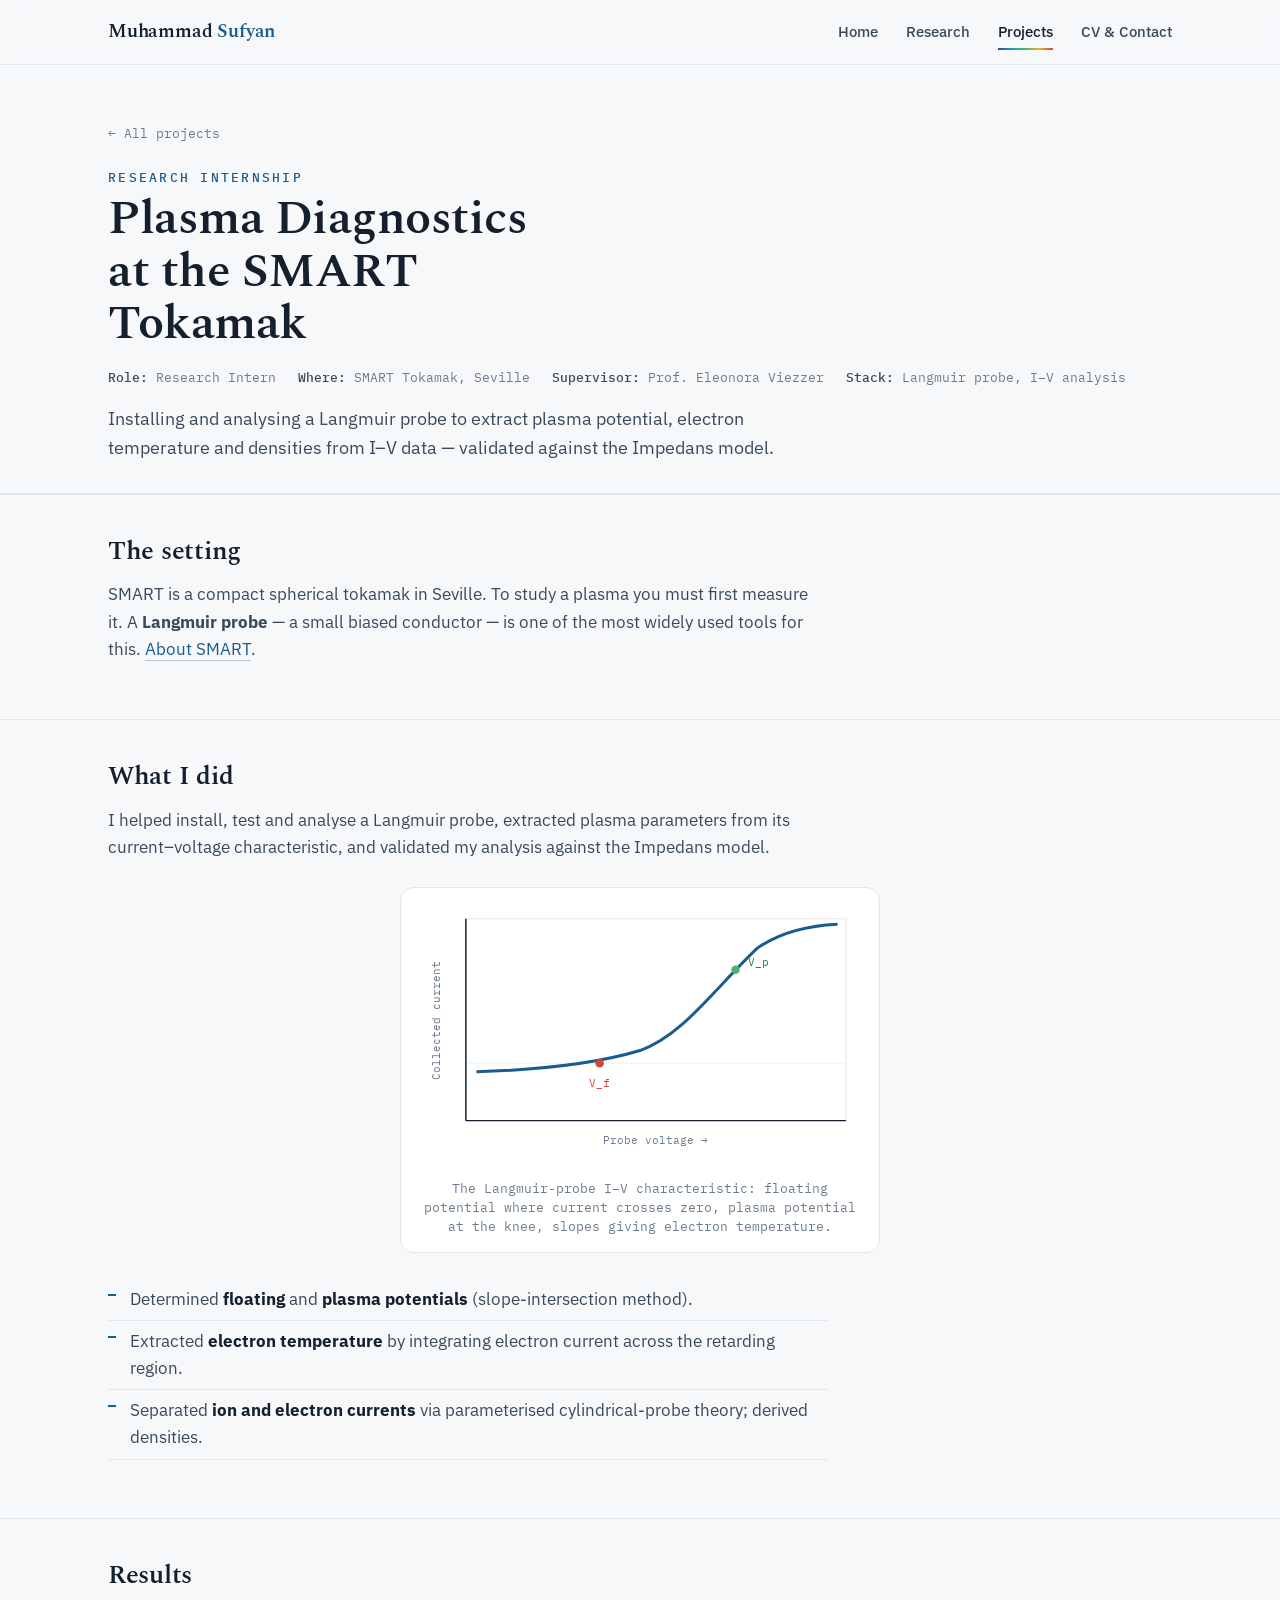
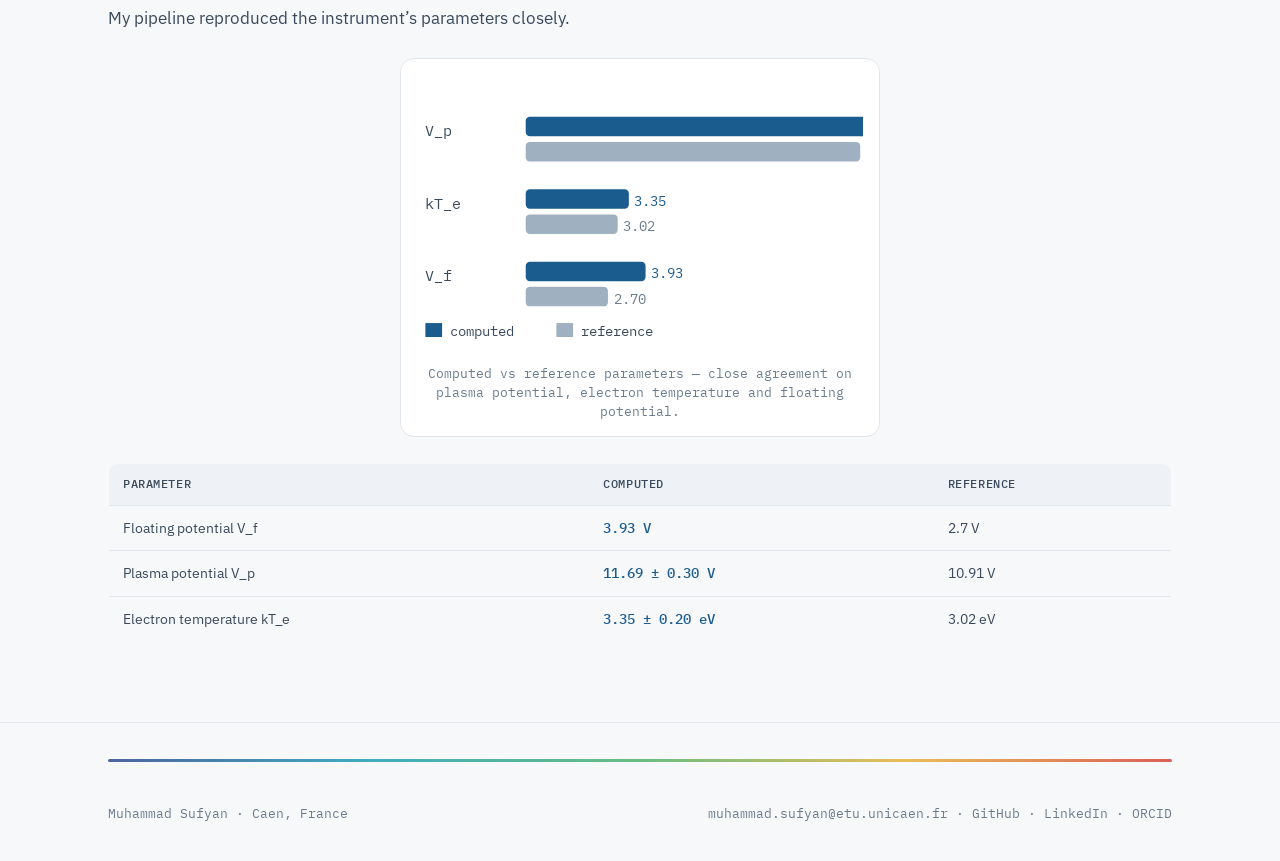
<file: project-tokamak.html>
<!DOCTYPE html><html lang="en"><head><meta charset="utf-8"><meta name="viewport" content="width=device-width,initial-scale=1"><title>Plasma Diagnostics at the SMART Tokamak — Muhammad Sufyan</title><meta name="description" content="Langmuir probe plasma diagnostics at SMART tokamak."><link rel="preconnect" href="https://fonts.googleapis.com"><link rel="preconnect" href="https://fonts.gstatic.com" crossorigin><link href="https://fonts.googleapis.com/css2?family=Spectral:ital,wght@0,400;0,500;0,600;1,400&family=IBM+Plex+Sans:wght@400;500;600&family=IBM+Plex+Mono:wght@400;500&display=swap" rel="stylesheet"><link rel="stylesheet" href="styles.css"></head><body><nav class="nav"><div class="wrap"><a class="brand" href="index.html">Muhammad <span>Sufyan</span></a><button class="navtoggle" aria-label="Menu" onclick="document.getElementById('nv').classList.toggle('open')">&#9776;</button><div class="navlinks" id="nv"><a href="index.html">Home</a><a href="research.html">Research</a><a href="projects.html" class="active">Projects</a><a href="cv.html">CV &amp; Contact</a></div></div></nav><header class="phero"><div class="wrap"><a class="back" href="projects.html">&larr; All projects</a><p class="eyebrow">Research internship</p><h1>Plasma Diagnostics at the SMART Tokamak</h1><div class="meta"><span><b>Role:</b> Research Intern</span><span><b>Where:</b> <a href="https://www.us.es/actualidad-de-la-us/el-tokamak-smart-un-paso-mas-cerca-de-la-fusion-nuclear-con-su-primer-plasma" target="_blank" rel="noopener">SMART Tokamak, Seville</a></span><span><b>Supervisor:</b> Prof. Eleonora Viezzer</span><span><b>Stack:</b> Langmuir probe, I&ndash;V analysis</span></div><p class="summary">Installing and analysing a Langmuir probe to extract plasma potential, electron temperature and densities from I&ndash;V data &mdash; validated against the Impedans model.</p></div></header><section class="psec"><div class="wrap fade"><h2>The setting</h2><p>SMART is a compact spherical tokamak in Seville. To study a plasma you must first measure it. A <b>Langmuir probe</b> &mdash; a small biased conductor &mdash; is one of the most widely used tools for this. <a href="https://www.us.es/actualidad-de-la-us/el-tokamak-smart-un-paso-mas-cerca-de-la-fusion-nuclear-con-su-primer-plasma" target="_blank" rel="noopener">About SMART</a>.</p></div></section><section class="psec"><div class="wrap fade"><h2>What I did</h2><p>I helped install, test and analyse a Langmuir probe, extracted plasma parameters from its current&ndash;voltage characteristic, and validated my analysis against the Impedans model.</p><div class="figure"><svg viewBox="0 0 420 250" xmlns="http://www.w3.org/2000/svg" role="img" aria-label="Langmuir probe current-voltage characteristic"><rect x="46" y="14" width="358" height="190" fill="#fff" stroke="#E2E7ED"/><line x1="46" y1="150" x2="404" y2="150" stroke="#eef2f6" stroke-width="1"/><path d="M56,158 C120,156 170,150 210,138 C250,124 280,80 320,42 C345,24 375,20 396,19" fill="none" stroke="#1B5C8F" stroke-width="2.8"/><line x1="46" y1="204" x2="404" y2="204" stroke="#14202E" stroke-width="1.4"/><line x1="46" y1="14" x2="46" y2="204" stroke="#14202E" stroke-width="1.4"/><circle cx="172" cy="150" r="4" fill="#D6453C"/><text x="172" y="172" font-family="IBM Plex Mono,monospace" font-size="10" fill="#D6453C" text-anchor="middle">V_f</text><circle cx="300" cy="62" r="4" fill="#4FB36B"/><text x="312" y="58" font-family="IBM Plex Mono,monospace" font-size="10" fill="#2f7a47">V_p</text><text x="225" y="226" font-family="IBM Plex Mono,monospace" font-size="10" fill="#6B7C8E" text-anchor="middle">Probe voltage &rarr;</text><text x="22" y="110" font-family="IBM Plex Mono,monospace" font-size="10" fill="#6B7C8E" transform="rotate(-90,22,110)" text-anchor="middle">Collected current</text></svg><div class="fig-cap">The Langmuir-probe I&ndash;V characteristic: floating potential where current crosses zero, plasma potential at the knee, slopes giving electron temperature.</div></div><ul><li>Determined <b>floating</b> and <b>plasma potentials</b> (slope-intersection method).</li><li>Extracted <b>electron temperature</b> by integrating electron current across the retarding region.</li><li>Separated <b>ion and electron currents</b> via parameterised cylindrical-probe theory; derived densities.</li></ul></div></section><section class="psec"><div class="wrap fade"><h2>Results</h2><p>My pipeline reproduced the instrument&rsquo;s parameters closely.</p><div class="figure"><svg viewBox="0 0 320 200" xmlns="http://www.w3.org/2000/svg" role="img" aria-label="Computed vs reference parameters"><text x="6" y="44" font-family="IBM Plex Mono,monospace" font-size="11" fill="#3A4A5C">V_p</text><rect x="78" y="30" width="257" height="14" rx="3" fill="#1B5C8F"/><text x="339" y="42" font-family="IBM Plex Mono,monospace" font-size="10" fill="#1B5C8F">11.69</text><rect x="78" y="48" width="240" height="14" rx="3" fill="#9fb0c0"/><text x="322" y="60" font-family="IBM Plex Mono,monospace" font-size="10" fill="#6B7C8E">10.91</text><text x="6" y="96" font-family="IBM Plex Mono,monospace" font-size="11" fill="#3A4A5C">kT_e</text><rect x="78" y="82" width="74" height="14" rx="3" fill="#1B5C8F"/><text x="156" y="94" font-family="IBM Plex Mono,monospace" font-size="10" fill="#1B5C8F">3.35</text><rect x="78" y="100" width="66" height="14" rx="3" fill="#9fb0c0"/><text x="148" y="112" font-family="IBM Plex Mono,monospace" font-size="10" fill="#6B7C8E">3.02</text><text x="6" y="148" font-family="IBM Plex Mono,monospace" font-size="11" fill="#3A4A5C">V_f</text><rect x="78" y="134" width="86" height="14" rx="3" fill="#1B5C8F"/><text x="168" y="146" font-family="IBM Plex Mono,monospace" font-size="10" fill="#1B5C8F">3.93</text><rect x="78" y="152" width="59" height="14" rx="3" fill="#9fb0c0"/><text x="141" y="164" font-family="IBM Plex Mono,monospace" font-size="10" fill="#6B7C8E">2.70</text><rect x="6" y="178" width="12" height="10" fill="#1B5C8F"/><text x="24" y="187" font-family="IBM Plex Mono,monospace" font-size="10" fill="#3A4A5C">computed</text><rect x="100" y="178" width="12" height="10" fill="#9fb0c0"/><text x="118" y="187" font-family="IBM Plex Mono,monospace" font-size="10" fill="#3A4A5C">reference</text></svg><div class="fig-cap">Computed vs reference parameters &mdash; close agreement on plasma potential, electron temperature and floating potential.</div></div><table class="rtable"><tr><th>Parameter</th><th>Computed</th><th>Reference</th></tr><tr><td>Floating potential V_f</td><td class="mono">3.93 V</td><td>2.7 V</td></tr><tr><td>Plasma potential V_p</td><td class="mono">11.69 &plusmn; 0.30 V</td><td>10.91 V</td></tr><tr><td>Electron temperature kT_e</td><td class="mono">3.35 &plusmn; 0.20 eV</td><td>3.02 eV</td></tr></table></div></section><footer><div class="wrap" style="flex-direction:column;align-items:stretch"><div class="spectrum-line"></div><div style="display:flex;justify-content:space-between;align-items:center;flex-wrap:wrap;gap:14px"><span class="small">Muhammad Sufyan &middot; Caen, France</span><span class="small"><a href="mailto:muhammad.sufyan@etu.unicaen.fr">muhammad.sufyan@etu.unicaen.fr</a> &middot; <a href="https://github.com/mesufyan" target="_blank" rel="noopener">GitHub</a> &middot; <a href="https://www.linkedin.com/in/sufyann" target="_blank" rel="noopener">LinkedIn</a> &middot; <a href="https://orcid.org/0009-0007-3161-0716" target="_blank" rel="noopener">ORCID</a></span></div></div></footer><script>const io=new IntersectionObserver((es)=>{es.forEach(e=>{if(e.isIntersecting)e.target.classList.add('in')})},{threshold:.12});document.querySelectorAll('.fade').forEach(el=>io.observe(el));</script></body></html>
</file>
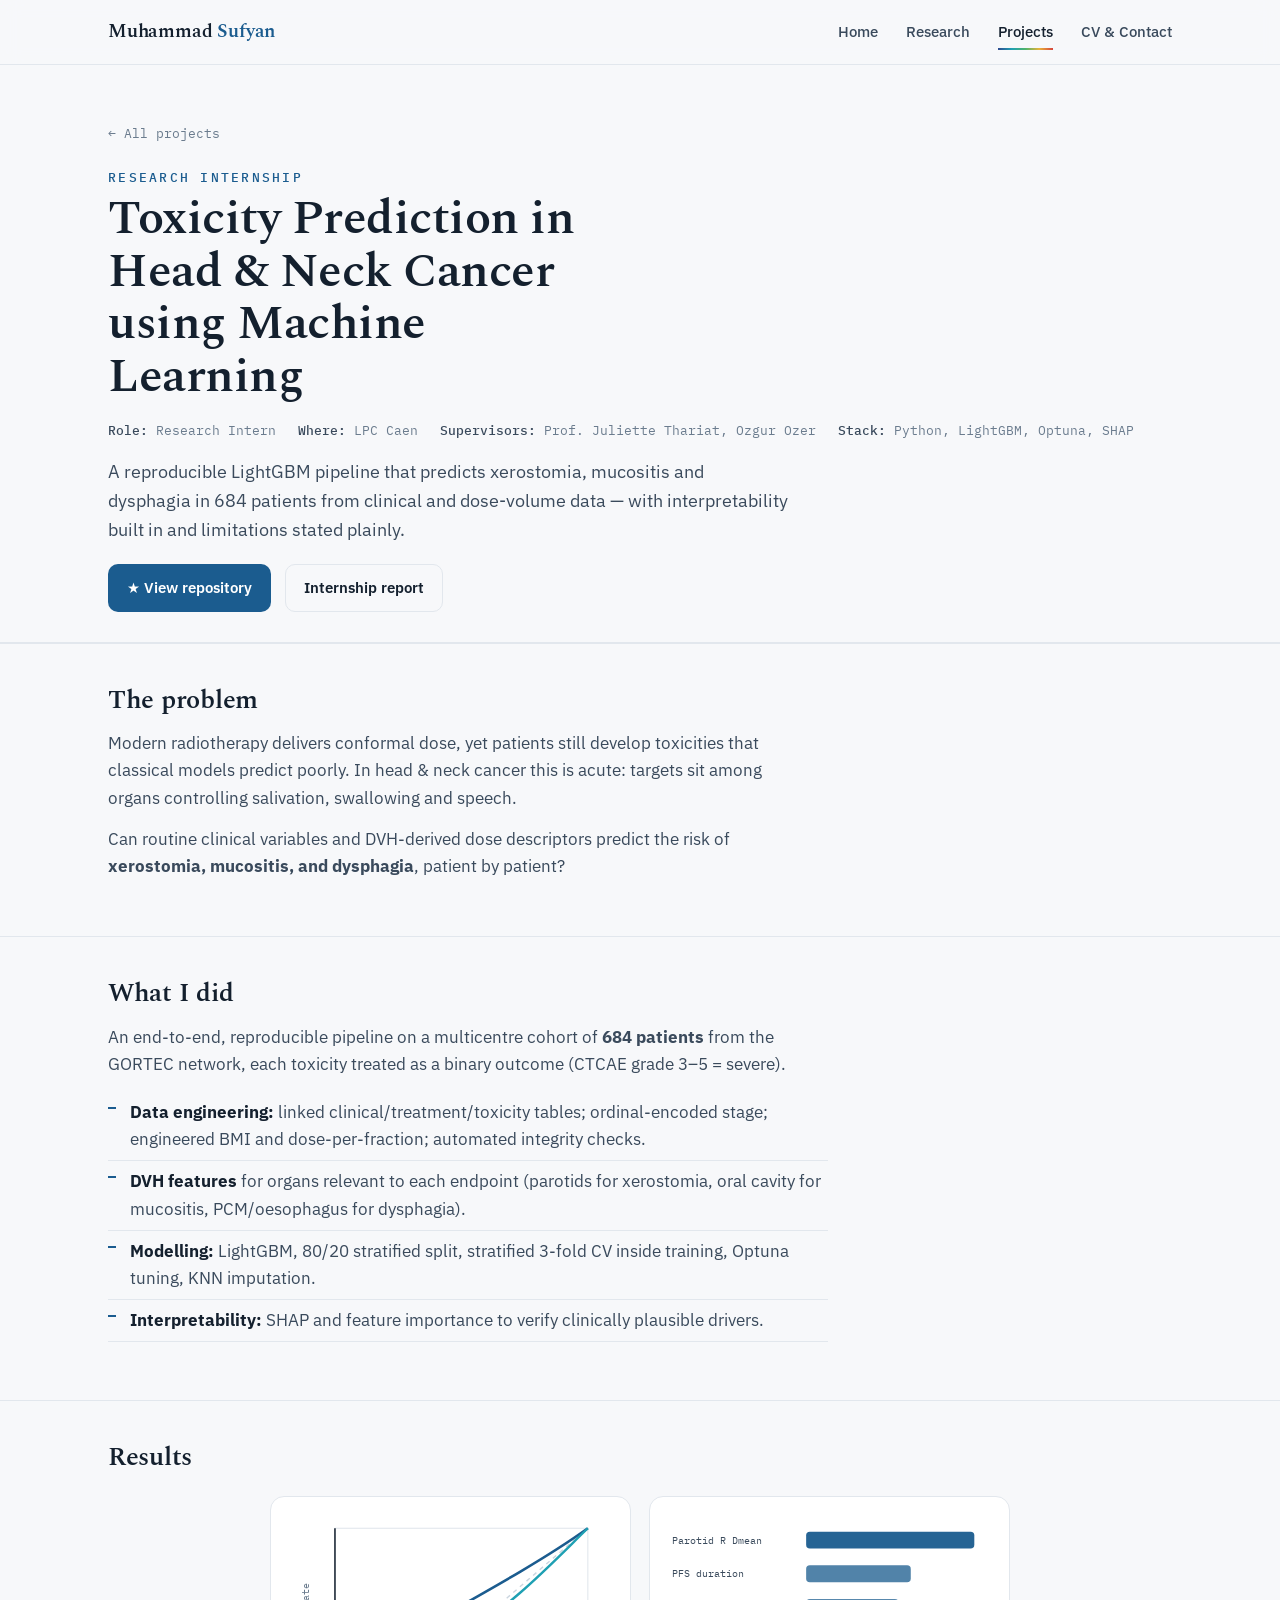
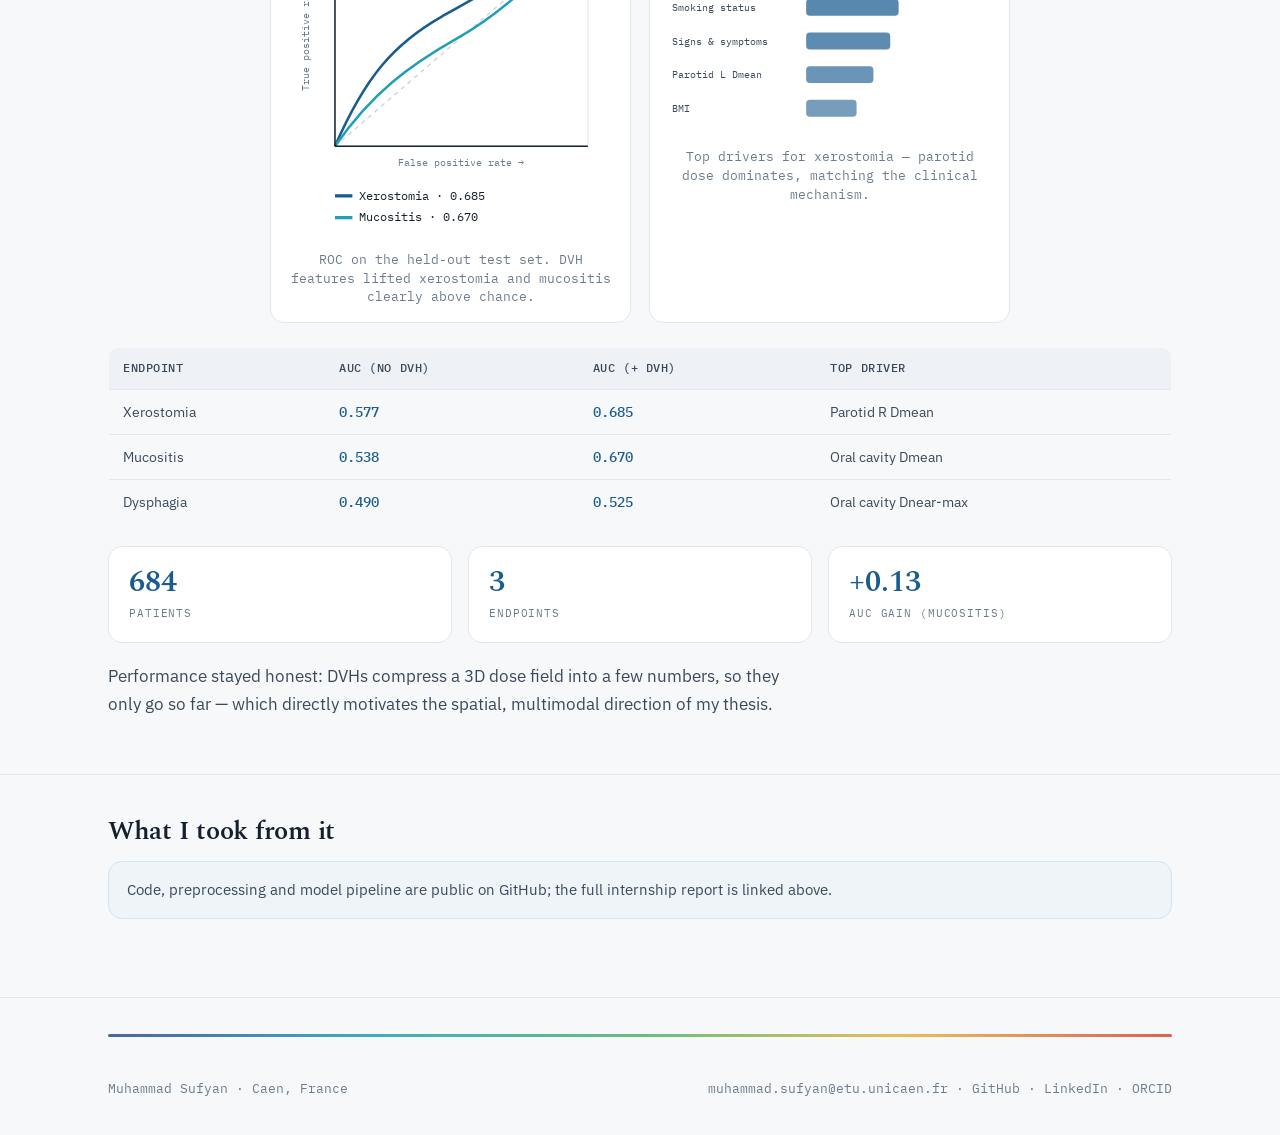
<file: project-toxicity.html>
<!DOCTYPE html><html lang="en"><head><meta charset="utf-8"><meta name="viewport" content="width=device-width,initial-scale=1"><title>Toxicity Prediction in Head &amp;amp;amp; Neck Cancer using Machine Learning — Muhammad Sufyan</title><meta name="description" content="ML toxicity prediction in head &amp; neck cancer."><link rel="preconnect" href="https://fonts.googleapis.com"><link rel="preconnect" href="https://fonts.gstatic.com" crossorigin><link href="https://fonts.googleapis.com/css2?family=Spectral:ital,wght@0,400;0,500;0,600;1,400&family=IBM+Plex+Sans:wght@400;500;600&family=IBM+Plex+Mono:wght@400;500&display=swap" rel="stylesheet"><link rel="stylesheet" href="styles.css"></head><body><nav class="nav"><div class="wrap"><a class="brand" href="index.html">Muhammad <span>Sufyan</span></a><button class="navtoggle" aria-label="Menu" onclick="document.getElementById('nv').classList.toggle('open')">&#9776;</button><div class="navlinks" id="nv"><a href="index.html">Home</a><a href="research.html">Research</a><a href="projects.html" class="active">Projects</a><a href="cv.html">CV &amp; Contact</a></div></div></nav><header class="phero"><div class="wrap"><a class="back" href="projects.html">&larr; All projects</a><p class="eyebrow">Research internship</p><h1>Toxicity Prediction in Head &amp; Neck Cancer using Machine Learning</h1><div class="meta"><span><b>Role:</b> Research Intern</span><span><b>Where:</b> <a href="https://www.lpc-caen.in2p3.fr/" target="_blank" rel="noopener">LPC Caen</a></span><span><b>Supervisors:</b> <a href="https://www.researchgate.net/profile/Juliette-Thariat" target="_blank" rel="noopener">Prof. Juliette Thariat</a>, Ozgur Ozer</span><span><b>Stack:</b> Python, LightGBM, Optuna, SHAP</span></div><p class="summary">A reproducible LightGBM pipeline that predicts xerostomia, mucositis and dysphagia in 684 patients from clinical and dose-volume data &mdash; with interpretability built in and limitations stated plainly.</p><div class="linkrow"><a class="btn btn-primary" href="https://github.com/mesufyan/Toxicity-Prediction" target="_blank" rel="noopener">&#9733; View repository</a><a class="btn btn-ghost" href="https://drive.google.com/drive/folders/1_xILYzjAS_624mKQUBl3HmGTfTX37-yS?usp=sharing" target="_blank" rel="noopener">Internship report</a></div></div></header><section class="psec"><div class="wrap fade"><h2>The problem</h2><p>Modern radiotherapy delivers conformal dose, yet patients still develop toxicities that classical models predict poorly. In head &amp; neck cancer this is acute: targets sit among organs controlling salivation, swallowing and speech.</p><p>Can routine clinical variables and DVH-derived dose descriptors predict the risk of <b>xerostomia, mucositis, and dysphagia</b>, patient by patient?</p></div></section><section class="psec"><div class="wrap fade"><h2>What I did</h2><p>An end-to-end, reproducible pipeline on a multicentre cohort of <b>684 patients</b> from the GORTEC network, each toxicity treated as a binary outcome (CTCAE grade 3&ndash;5 = severe).</p><ul><li><b>Data engineering:</b> linked clinical/treatment/toxicity tables; ordinal-encoded stage; engineered BMI and dose-per-fraction; automated integrity checks.</li><li><b>DVH features</b> for organs relevant to each endpoint (parotids for xerostomia, oral cavity for mucositis, PCM/oesophagus for dysphagia).</li><li><b>Modelling:</b> LightGBM, 80/20 stratified split, stratified 3-fold CV inside training, Optuna tuning, KNN imputation.</li><li><b>Interpretability:</b> SHAP and feature importance to verify clinically plausible drivers.</li></ul></div></section><section class="psec"><div class="wrap fade"><h2>Results</h2><div class="fig-grid"><div class="figure"><svg viewBox="0 0 300 300" xmlns="http://www.w3.org/2000/svg" role="img" aria-label="ROC curves"><rect x="44" y="14" width="232" height="200" fill="#fff" stroke="#E2E7ED"/><line x1="44" y1="214" x2="276" y2="14" stroke="#cbd5df" stroke-width="1.3" stroke-dasharray="4 4"/><path d="M44,214 C72,150 98,120 142,95 C190,68 240,40 276,14" fill="none" stroke="#1B5C8F" stroke-width="2.4"/><path d="M44,214 C78,165 112,140 156,115 C204,88 244,45 276,14" fill="none" stroke="#1FA0B3" stroke-width="2.2"/><line x1="44" y1="214" x2="276" y2="214" stroke="#14202E" stroke-width="1.4"/><line x1="44" y1="14" x2="44" y2="214" stroke="#14202E" stroke-width="1.4"/><text x="160" y="232" font-family="IBM Plex Mono,monospace" font-size="9.5" fill="#6B7C8E" text-anchor="middle">False positive rate &rarr;</text><text x="20" y="114" font-family="IBM Plex Mono,monospace" font-size="9.5" fill="#6B7C8E" transform="rotate(-90,20,114)" text-anchor="middle">True positive rate</text><rect x="44" y="258" width="16" height="3" fill="#1B5C8F"/><text x="66" y="263" font-family="IBM Plex Mono,monospace" font-size="11" fill="#14202E">Xerostomia &middot; 0.685</text><rect x="44" y="278" width="16" height="3" fill="#1FA0B3"/><text x="66" y="283" font-family="IBM Plex Mono,monospace" font-size="11" fill="#14202E">Mucositis &middot; 0.670</text></svg><div class="fig-cap">ROC on the held-out test set. DVH features lifted xerostomia and mucositis clearly above chance.</div></div><div class="figure"><svg viewBox="0 0 350 240" xmlns="http://www.w3.org/2000/svg" role="img" aria-label="Top feature importances for xerostomia"><text x="6" y="33" font-family="IBM Plex Mono,monospace" font-size="10.5" fill="#3A4A5C">Parotid R Dmean</text><rect x="150" y="20" width="180" height="18" rx="4" fill="#1B5C8F" opacity="0.95"/><text x="6" y="69" font-family="IBM Plex Mono,monospace" font-size="10.5" fill="#3A4A5C">PFS duration</text><rect x="150" y="56" width="112" height="18" rx="4" fill="#1B5C8F" opacity="0.76"/><text x="6" y="105" font-family="IBM Plex Mono,monospace" font-size="10.5" fill="#3A4A5C">Smoking status</text><rect x="150" y="92" width="99" height="18" rx="4" fill="#1B5C8F" opacity="0.73"/><text x="6" y="141" font-family="IBM Plex Mono,monospace" font-size="10.5" fill="#3A4A5C">Signs & symptoms</text><rect x="150" y="128" width="90" height="18" rx="4" fill="#1B5C8F" opacity="0.70"/><text x="6" y="177" font-family="IBM Plex Mono,monospace" font-size="10.5" fill="#3A4A5C">Parotid L Dmean</text><rect x="150" y="164" width="72" height="18" rx="4" fill="#1B5C8F" opacity="0.65"/><text x="6" y="213" font-family="IBM Plex Mono,monospace" font-size="10.5" fill="#3A4A5C">BMI</text><rect x="150" y="200" width="54" height="18" rx="4" fill="#1B5C8F" opacity="0.60"/></svg><div class="fig-cap">Top drivers for xerostomia &mdash; parotid dose dominates, matching the clinical mechanism.</div></div></div><table class="rtable"><tr><th>Endpoint</th><th>AUC (no DVH)</th><th>AUC (+ DVH)</th><th>Top driver</th></tr><tr><td>Xerostomia</td><td class="mono">0.577</td><td class="mono">0.685</td><td>Parotid R Dmean</td></tr><tr><td>Mucositis</td><td class="mono">0.538</td><td class="mono">0.670</td><td>Oral cavity Dmean</td></tr><tr><td>Dysphagia</td><td class="mono">0.490</td><td class="mono">0.525</td><td>Oral cavity Dnear-max</td></tr></table><div class="stats"><div class="stat"><div class="num">684</div><div class="lbl">patients</div></div><div class="stat"><div class="num">3</div><div class="lbl">endpoints</div></div><div class="stat"><div class="num">+0.13</div><div class="lbl">AUC gain (mucositis)</div></div></div><p>Performance stayed honest: DVHs compress a 3D dose field into a few numbers, so they only go so far &mdash; which directly motivates the spatial, multimodal direction of my thesis.</p></div></section><section class="psec"><div class="wrap fade"><h2>What I took from it</h2><div class="note">Code, preprocessing and model pipeline are public on GitHub; the full internship report is linked above.</div></div></section><footer><div class="wrap" style="flex-direction:column;align-items:stretch"><div class="spectrum-line"></div><div style="display:flex;justify-content:space-between;align-items:center;flex-wrap:wrap;gap:14px"><span class="small">Muhammad Sufyan &middot; Caen, France</span><span class="small"><a href="mailto:muhammad.sufyan@etu.unicaen.fr">muhammad.sufyan@etu.unicaen.fr</a> &middot; <a href="https://github.com/mesufyan" target="_blank" rel="noopener">GitHub</a> &middot; <a href="https://www.linkedin.com/in/sufyann" target="_blank" rel="noopener">LinkedIn</a> &middot; <a href="https://orcid.org/0009-0007-3161-0716" target="_blank" rel="noopener">ORCID</a></span></div></div></footer><script>const io=new IntersectionObserver((es)=>{es.forEach(e=>{if(e.isIntersecting)e.target.classList.add('in')})},{threshold:.12});document.querySelectorAll('.fade').forEach(el=>io.observe(el));</script></body></html>
</file>
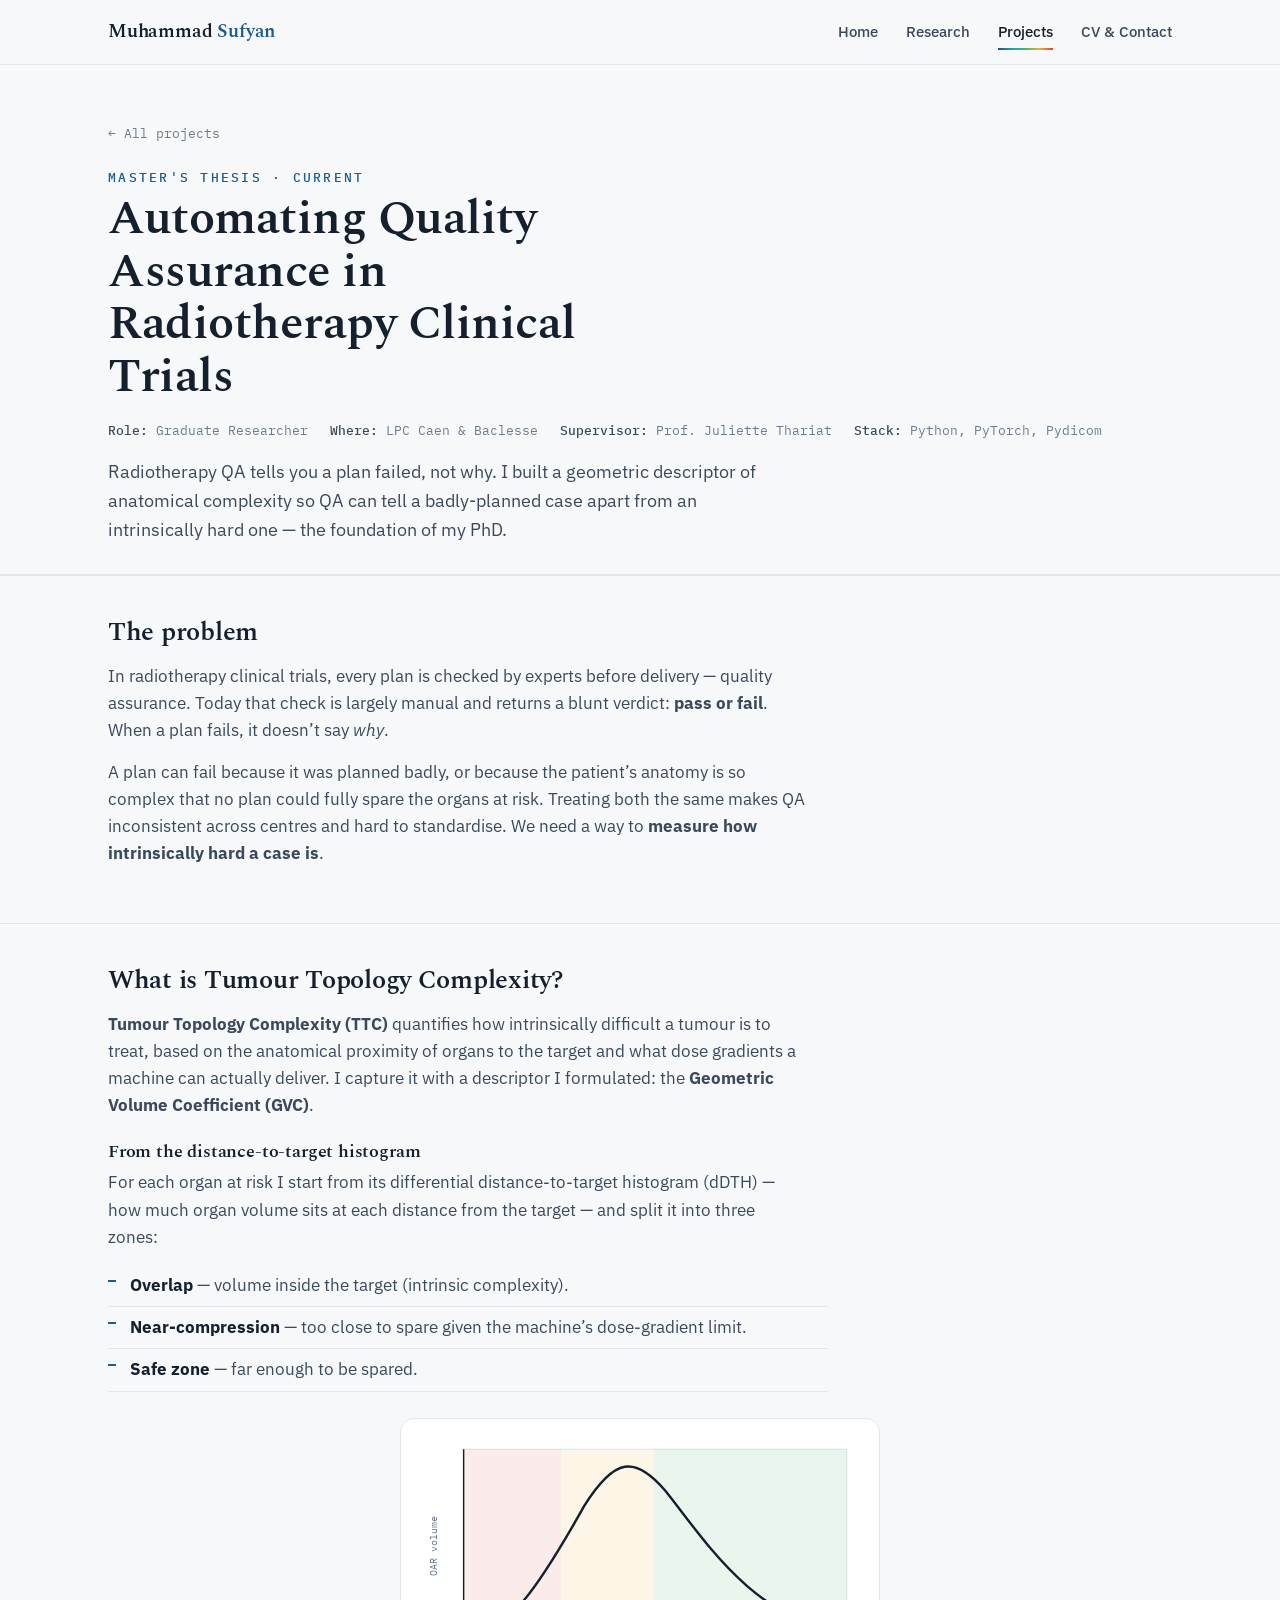
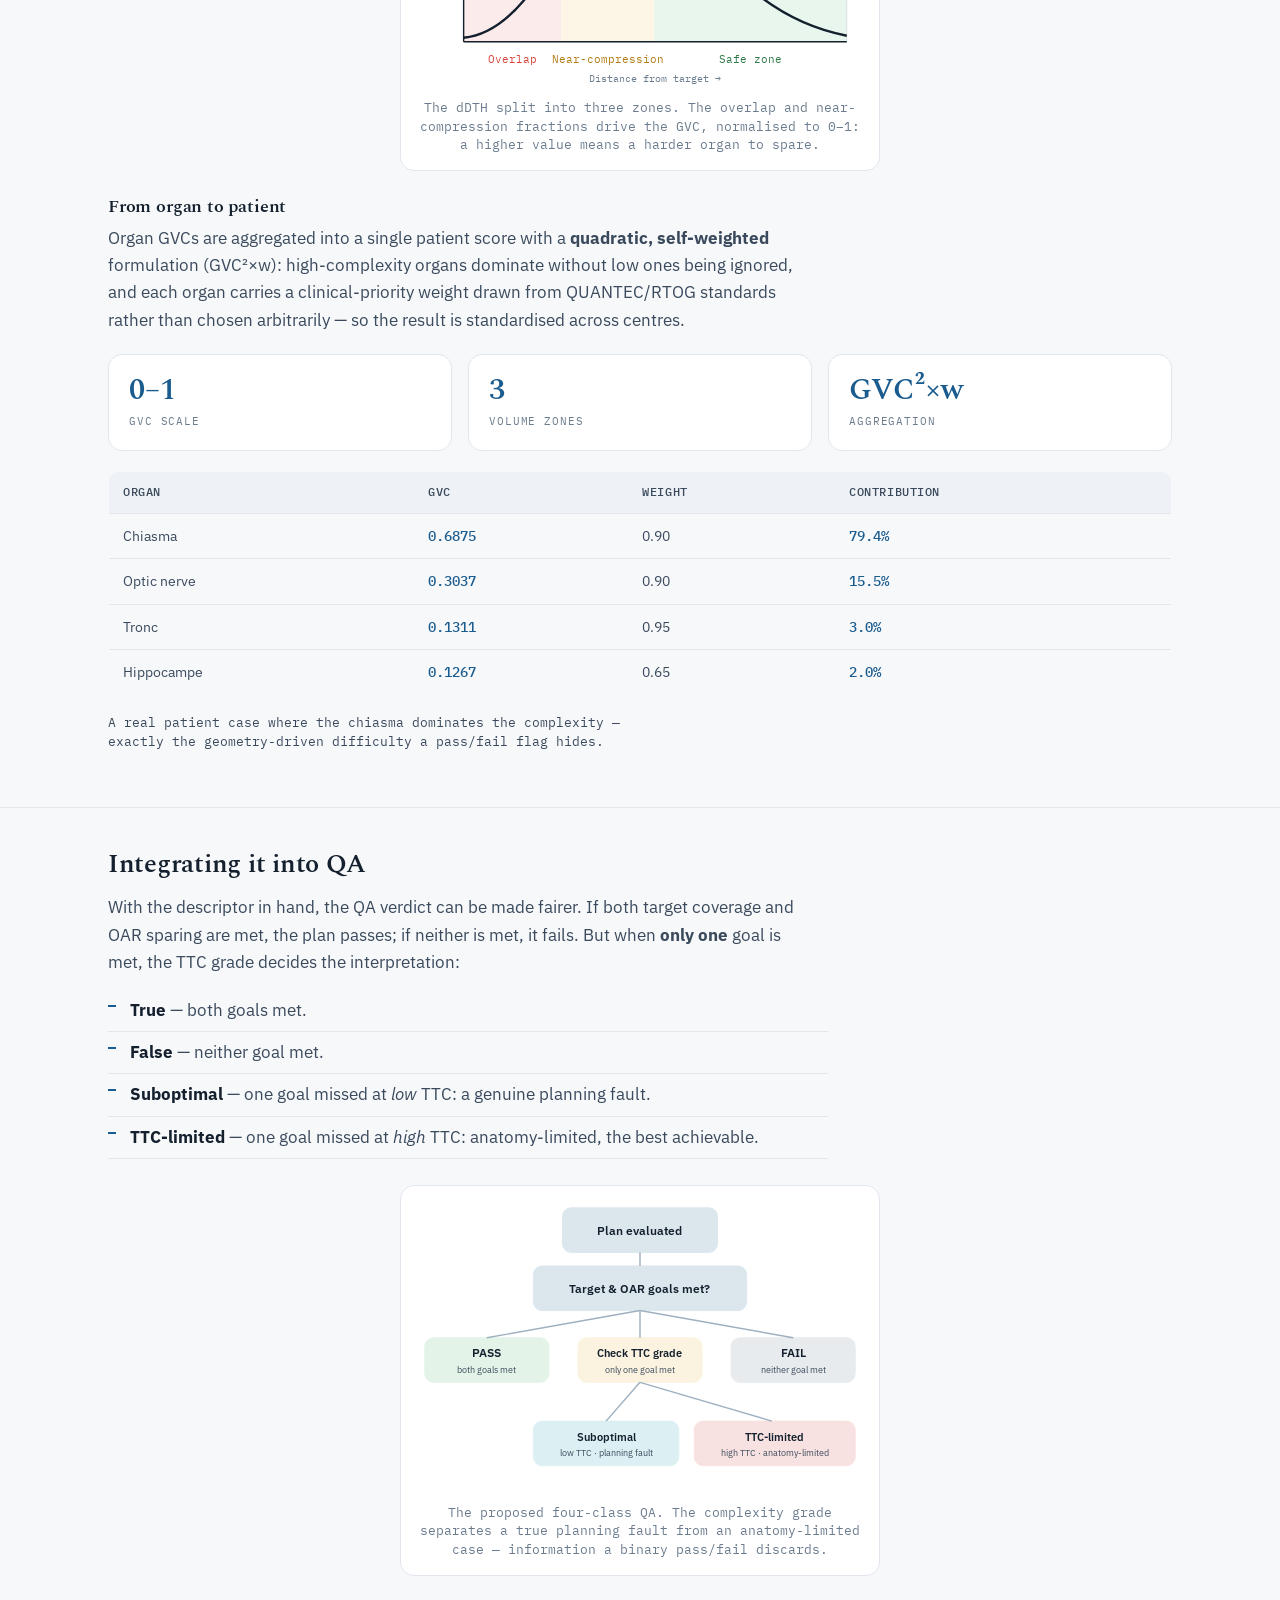
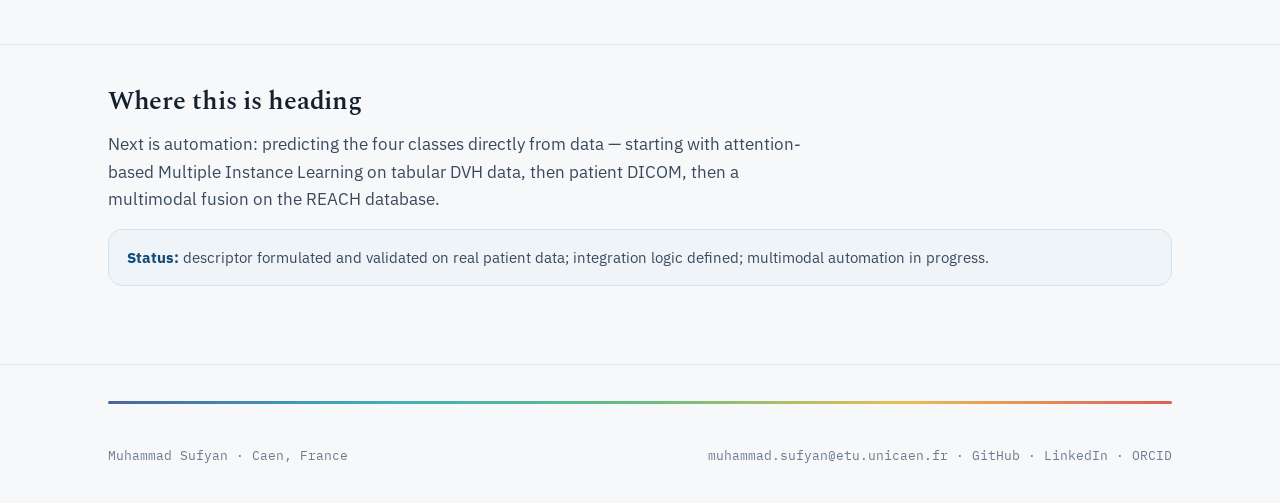
<file: project-ttc.html>
<!DOCTYPE html><html lang="en"><head><meta charset="utf-8"><meta name="viewport" content="width=device-width,initial-scale=1"><title>Automating Quality Assurance in Radiotherapy Clinical Trials — Muhammad Sufyan</title><meta name="description" content="Tumour Topology Complexity for radiotherapy QA."><link rel="preconnect" href="https://fonts.googleapis.com"><link rel="preconnect" href="https://fonts.gstatic.com" crossorigin><link href="https://fonts.googleapis.com/css2?family=Spectral:ital,wght@0,400;0,500;0,600;1,400&family=IBM+Plex+Sans:wght@400;500;600&family=IBM+Plex+Mono:wght@400;500&display=swap" rel="stylesheet"><link rel="stylesheet" href="styles.css"></head><body><nav class="nav"><div class="wrap"><a class="brand" href="index.html">Muhammad <span>Sufyan</span></a><button class="navtoggle" aria-label="Menu" onclick="document.getElementById('nv').classList.toggle('open')">&#9776;</button><div class="navlinks" id="nv"><a href="index.html">Home</a><a href="research.html">Research</a><a href="projects.html" class="active">Projects</a><a href="cv.html">CV &amp; Contact</a></div></div></nav><header class="phero"><div class="wrap"><a class="back" href="projects.html">&larr; All projects</a><p class="eyebrow">Master's thesis &middot; current</p><h1>Automating Quality Assurance in Radiotherapy Clinical Trials</h1><div class="meta"><span><b>Role:</b> Graduate Researcher</span><span><b>Where:</b> <a href="https://www.lpc-caen.in2p3.fr/" target="_blank" rel="noopener">LPC Caen</a> &amp; <a href="https://www.baclesse.fr/" target="_blank" rel="noopener">Baclesse</a></span><span><b>Supervisor:</b> <a href="https://www.researchgate.net/profile/Juliette-Thariat" target="_blank" rel="noopener">Prof. Juliette Thariat</a></span><span><b>Stack:</b> Python, PyTorch, Pydicom</span></div><p class="summary">Radiotherapy QA tells you a plan failed, not why. I built a geometric descriptor of anatomical complexity so QA can tell a badly-planned case apart from an intrinsically hard one &mdash; the foundation of my PhD.</p></div></header><section class="psec"><div class="wrap fade"><h2>The problem</h2><p>In radiotherapy clinical trials, every plan is checked by experts before delivery &mdash; quality assurance. Today that check is largely manual and returns a blunt verdict: <b>pass or fail</b>. When a plan fails, it doesn&rsquo;t say <i>why</i>.</p><p>A plan can fail because it was planned badly, or because the patient&rsquo;s anatomy is so complex that no plan could fully spare the organs at risk. Treating both the same makes QA inconsistent across centres and hard to standardise. We need a way to <b>measure how intrinsically hard a case is</b>.</p></div></section><section class="psec"><div class="wrap fade"><h2>What is Tumour Topology Complexity?</h2><p><b>Tumour Topology Complexity (TTC)</b> quantifies how intrinsically difficult a tumour is to treat, based on the anatomical proximity of organs to the target and what dose gradients a machine can actually deliver. I capture it with a descriptor I formulated: the <b>Geometric Volume Coefficient (GVC)</b>.</p><h3>From the distance-to-target histogram</h3><p>For each organ at risk I start from its differential distance-to-target histogram (dDTH) &mdash; how much organ volume sits at each distance from the target &mdash; and split it into three zones:</p><ul><li><b>Overlap</b> &mdash; volume inside the target (intrinsic complexity).</li><li><b>Near-compression</b> &mdash; too close to spare given the machine&rsquo;s dose-gradient limit.</li><li><b>Safe zone</b> &mdash; far enough to be spared.</li></ul><div class="figure"><svg viewBox="0 0 440 250" xmlns="http://www.w3.org/2000/svg" role="img" aria-label="Differential distance-to-target histogram split into three zones"><rect x="46" y="14" width="378" height="190" fill="#fff" stroke="#E2E7ED"/><rect x="46" y="14" width="96" height="190" fill="#D6453C" opacity="0.10"/><rect x="142" y="14" width="92" height="190" fill="#E8B23A" opacity="0.12"/><rect x="234" y="14" width="190" height="190" fill="#4FB36B" opacity="0.12"/><path d="M46,200 C90,196 120,150 165,70 C195,22 215,20 245,55 C285,105 330,180 424,198" fill="none" stroke="#14202E" stroke-width="2.4"/><line x1="46" y1="204" x2="424" y2="204" stroke="#14202E" stroke-width="1.4"/><line x1="46" y1="14" x2="46" y2="204" stroke="#14202E" stroke-width="1.4"/><text x="94" y="225" font-family="IBM Plex Mono,monospace" font-size="10.5" fill="#D6453C" text-anchor="middle">Overlap</text><text x="188" y="225" font-family="IBM Plex Mono,monospace" font-size="10.5" fill="#b07c12" text-anchor="middle">Near-compression</text><text x="329" y="225" font-family="IBM Plex Mono,monospace" font-size="10.5" fill="#2f7a47" text-anchor="middle">Safe zone</text><text x="235" y="244" font-family="IBM Plex Mono,monospace" font-size="10" fill="#6B7C8E" text-anchor="middle">Distance from target &rarr;</text><text x="20" y="110" font-family="IBM Plex Mono,monospace" font-size="10" fill="#6B7C8E" transform="rotate(-90,20,110)" text-anchor="middle">OAR volume</text></svg><div class="fig-cap">The dDTH split into three zones. The overlap and near-compression fractions drive the GVC, normalised to 0&ndash;1: a higher value means a harder organ to spare.</div></div><h3>From organ to patient</h3><p>Organ GVCs are aggregated into a single patient score with a <b>quadratic, self-weighted</b> formulation (GVC&sup2;&times;w): high-complexity organs dominate without low ones being ignored, and each organ carries a clinical-priority weight drawn from QUANTEC/RTOG standards rather than chosen arbitrarily &mdash; so the result is standardised across centres.</p><div class="stats"><div class="stat"><div class="num">0&ndash;1</div><div class="lbl">GVC scale</div></div><div class="stat"><div class="num">3</div><div class="lbl">volume zones</div></div><div class="stat"><div class="num">GVC&sup2;&times;w</div><div class="lbl">aggregation</div></div></div><table class="rtable"><tr><th>Organ</th><th>GVC</th><th>Weight</th><th>Contribution</th></tr><tr><td>Chiasma</td><td class="mono">0.6875</td><td>0.90</td><td class="mono">79.4%</td></tr><tr><td>Optic nerve</td><td class="mono">0.3037</td><td>0.90</td><td class="mono">15.5%</td></tr><tr><td>Tronc</td><td class="mono">0.1311</td><td>0.95</td><td class="mono">3.0%</td></tr><tr><td>Hippocampe</td><td class="mono">0.1267</td><td>0.65</td><td class="mono">2.0%</td></tr></table><p class="fig-cap" style="text-align:left">A real patient case where the chiasma dominates the complexity &mdash; exactly the geometry-driven difficulty a pass/fail flag hides.</p></div></section><section class="psec"><div class="wrap fade"><h2>Integrating it into QA</h2><p>With the descriptor in hand, the QA verdict can be made fairer. If both target coverage and OAR sparing are met, the plan passes; if neither is met, it fails. But when <b>only one</b> goal is met, the TTC grade decides the interpretation:</p><ul><li><b>True</b> &mdash; both goals met.</li><li><b>False</b> &mdash; neither goal met.</li><li><b>Suboptimal</b> &mdash; one goal missed at <i>low</i> TTC: a genuine planning fault.</li><li><b>TTC-limited</b> &mdash; one goal missed at <i>high</i> TTC: anatomy-limited, the best achievable.</li></ul><div class="figure"><svg viewBox="0 0 460 300" xmlns="http://www.w3.org/2000/svg" role="img" aria-label="Four-class QA decision flow"><rect x="150" y="6" width="160" height="46" rx="9" fill="#1B5C8F" opacity="0.15" stroke="#1B5C8F"/><text x="230.0" y="34" font-family="IBM Plex Sans,sans-serif" font-size="12" font-weight="600" fill="#14202E" text-anchor="middle">Plan evaluated</text><line x1="230" y1="52" x2="230" y2="66" stroke="#9fb0c0" stroke-width="1.5"/><rect x="120" y="66" width="220" height="46" rx="9" fill="#1B5C8F" opacity="0.15" stroke="#1B5C8F"/><text x="230.0" y="94" font-family="IBM Plex Sans,sans-serif" font-size="12" font-weight="600" fill="#14202E" text-anchor="middle">Target &amp; OAR goals met?</text><line x1="230" y1="112" x2="72" y2="140" stroke="#9fb0c0" stroke-width="1.5"/><line x1="230" y1="112" x2="230" y2="140" stroke="#9fb0c0" stroke-width="1.5"/><line x1="230" y1="112" x2="388" y2="140" stroke="#9fb0c0" stroke-width="1.5"/><rect x="8" y="140" width="128" height="46" rx="9" fill="#4FB36B" opacity="0.15" stroke="#4FB36B"/><text x="72.0" y="160" font-family="IBM Plex Sans,sans-serif" font-size="12" font-weight="600" fill="#14202E" text-anchor="middle">PASS</text><text x="72.0" y="176" font-family="IBM Plex Sans,sans-serif" font-size="9" fill="#3A4A5C" text-anchor="middle">both goals met</text><rect x="166" y="140" width="128" height="46" rx="9" fill="#E8B23A" opacity="0.15" stroke="#E8B23A"/><text x="230.0" y="160" font-family="IBM Plex Sans,sans-serif" font-size="11" font-weight="600" fill="#14202E" text-anchor="middle">Check TTC grade</text><text x="230.0" y="176" font-family="IBM Plex Sans,sans-serif" font-size="9" fill="#3A4A5C" text-anchor="middle">only one goal met</text><rect x="324" y="140" width="128" height="46" rx="9" fill="#6B7C8E" opacity="0.15" stroke="#6B7C8E"/><text x="388.0" y="160" font-family="IBM Plex Sans,sans-serif" font-size="12" font-weight="600" fill="#14202E" text-anchor="middle">FAIL</text><text x="388.0" y="176" font-family="IBM Plex Sans,sans-serif" font-size="9" fill="#3A4A5C" text-anchor="middle">neither goal met</text><line x1="230" y1="186" x2="195" y2="226" stroke="#9fb0c0" stroke-width="1.5"/><line x1="230" y1="186" x2="366" y2="226" stroke="#9fb0c0" stroke-width="1.5"/><rect x="120" y="226" width="150" height="46" rx="9" fill="#1FA0B3" opacity="0.15" stroke="#1FA0B3"/><text x="195.0" y="246" font-family="IBM Plex Sans,sans-serif" font-size="11" font-weight="600" fill="#14202E" text-anchor="middle">Suboptimal</text><text x="195.0" y="262" font-family="IBM Plex Sans,sans-serif" font-size="9" fill="#3A4A5C" text-anchor="middle">low TTC &middot; planning fault</text><rect x="286" y="226" width="166" height="46" rx="9" fill="#D6453C" opacity="0.15" stroke="#D6453C"/><text x="369.0" y="246" font-family="IBM Plex Sans,sans-serif" font-size="11" font-weight="600" fill="#14202E" text-anchor="middle">TTC-limited</text><text x="369.0" y="262" font-family="IBM Plex Sans,sans-serif" font-size="9" fill="#3A4A5C" text-anchor="middle">high TTC &middot; anatomy-limited</text></svg><div class="fig-cap">The proposed four-class QA. The complexity grade separates a true planning fault from an anatomy-limited case &mdash; information a binary pass/fail discards.</div></div></div></section><section class="psec"><div class="wrap fade"><h2>Where this is heading</h2><p>Next is automation: predicting the four classes directly from data &mdash; starting with attention-based Multiple Instance Learning on tabular DVH data, then patient DICOM, then a multimodal fusion on the REACH database.</p><div class="note"><b>Status:</b> descriptor formulated and validated on real patient data; integration logic defined; multimodal automation in progress.</div></div></section><footer><div class="wrap" style="flex-direction:column;align-items:stretch"><div class="spectrum-line"></div><div style="display:flex;justify-content:space-between;align-items:center;flex-wrap:wrap;gap:14px"><span class="small">Muhammad Sufyan &middot; Caen, France</span><span class="small"><a href="mailto:muhammad.sufyan@etu.unicaen.fr">muhammad.sufyan@etu.unicaen.fr</a> &middot; <a href="https://github.com/mesufyan" target="_blank" rel="noopener">GitHub</a> &middot; <a href="https://www.linkedin.com/in/sufyann" target="_blank" rel="noopener">LinkedIn</a> &middot; <a href="https://orcid.org/0009-0007-3161-0716" target="_blank" rel="noopener">ORCID</a></span></div></div></footer><script>const io=new IntersectionObserver((es)=>{es.forEach(e=>{if(e.isIntersecting)e.target.classList.add('in')})},{threshold:.12});document.querySelectorAll('.fade').forEach(el=>io.observe(el));</script></body></html>
</file>
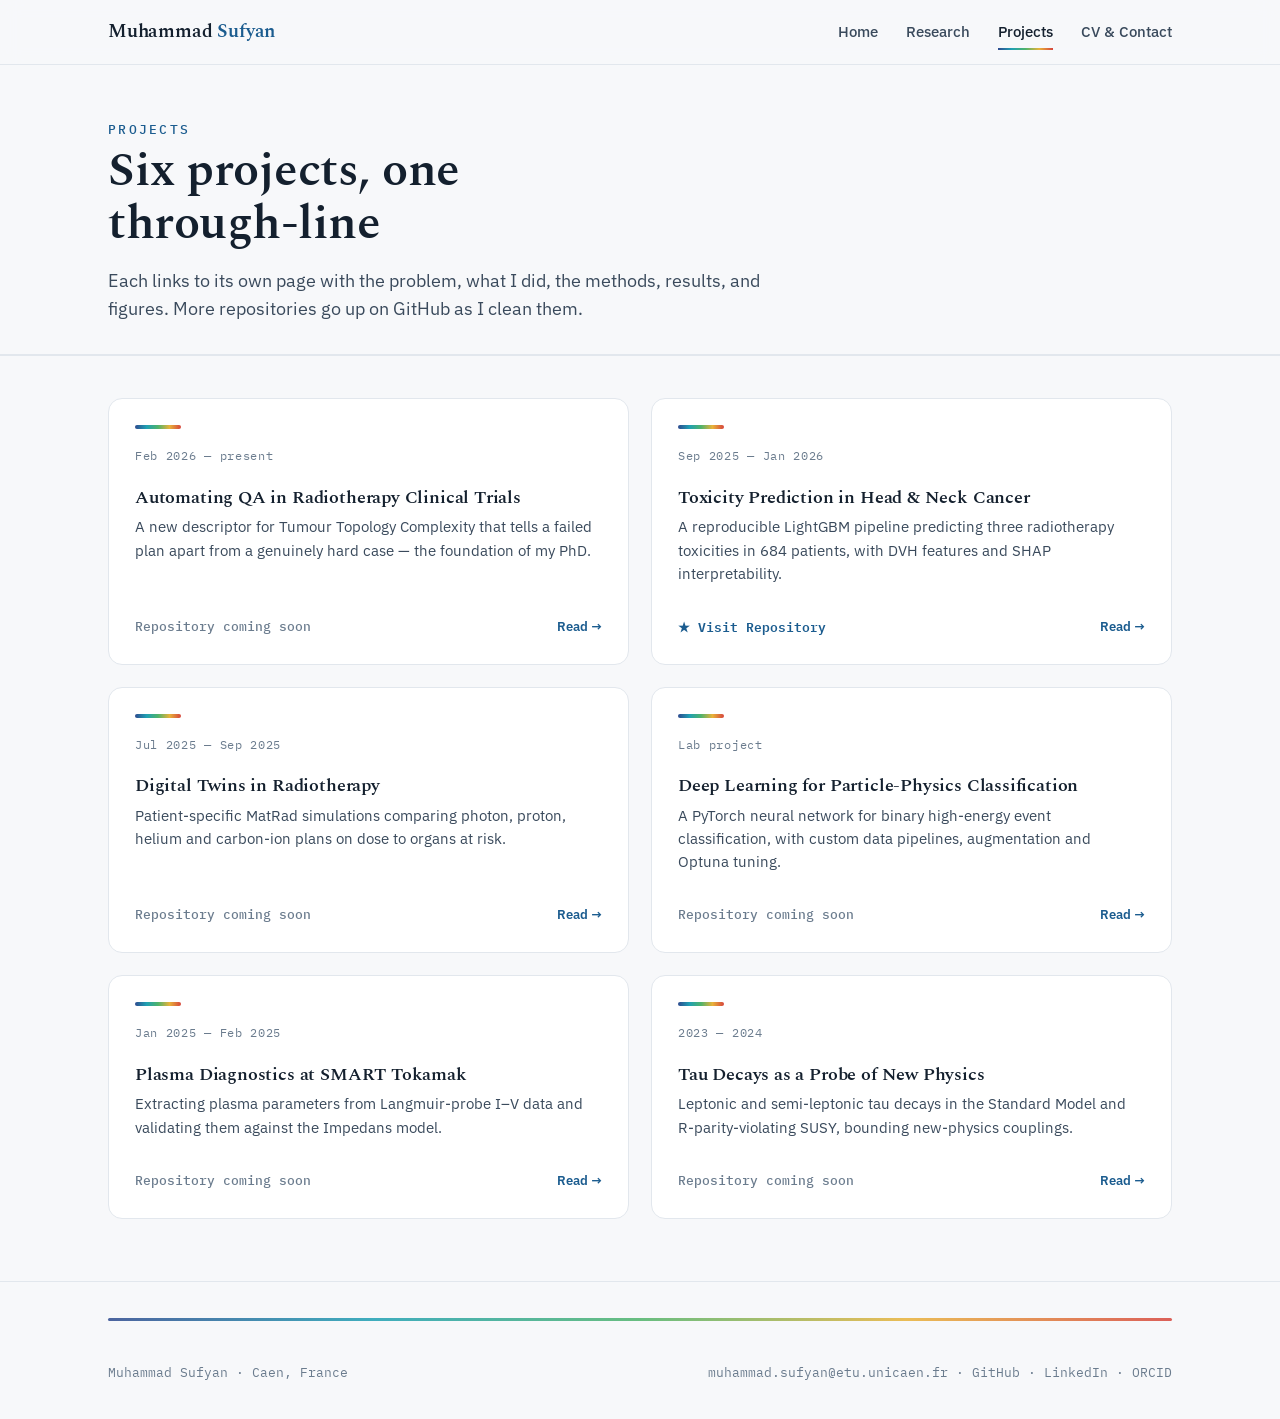
<file: projects.html>
<!DOCTYPE html><html lang="en"><head><meta charset="utf-8"><meta name="viewport" content="width=device-width,initial-scale=1"><title>Projects — Muhammad Sufyan</title><meta name="description" content="Project portfolio of Muhammad Sufyan."><link rel="preconnect" href="https://fonts.googleapis.com"><link rel="preconnect" href="https://fonts.gstatic.com" crossorigin><link href="https://fonts.googleapis.com/css2?family=Spectral:ital,wght@0,400;0,500;0,600;1,400&family=IBM+Plex+Sans:wght@400;500;600&family=IBM+Plex+Mono:wght@400;500&display=swap" rel="stylesheet"><link rel="stylesheet" href="styles.css"></head><body><nav class="nav"><div class="wrap"><a class="brand" href="index.html">Muhammad <span>Sufyan</span></a><button class="navtoggle" aria-label="Menu" onclick="document.getElementById('nv').classList.toggle('open')">&#9776;</button><div class="navlinks" id="nv"><a href="index.html">Home</a><a href="research.html">Research</a><a href="projects.html" class="active">Projects</a><a href="cv.html">CV &amp; Contact</a></div></div></nav><header class="phero"><div class="wrap"><p class="eyebrow">Projects</p>
<h1>Six projects, one through-line</h1>
<p class="summary">Each links to its own page with the problem, what I did, the methods, results, and figures. More repositories go up on <a href="https://github.com/mesufyan" target="_blank" rel="noopener">GitHub</a> as I clean them.</p></div></header>
<section class="psec"><div class="wrap"><div class="projects"><a class="card fade" href="project-ttc.html"><div class="topbar"></div><div class="when">Feb 2026 &mdash; present</div><h3>Automating QA in Radiotherapy Clinical Trials</h3><p>A new descriptor for Tumour Topology Complexity that tells a failed plan apart from a genuinely hard case &mdash; the foundation of my PhD.</p><div class="foot"><span class="repo soon">Repository coming soon</span><span class="readmore">Read &rarr;</span></div></a><a class="card fade" href="project-toxicity.html"><div class="topbar"></div><div class="when">Sep 2025 &mdash; Jan 2026</div><h3>Toxicity Prediction in Head &amp; Neck Cancer</h3><p>A reproducible LightGBM pipeline predicting three radiotherapy toxicities in 684 patients, with DVH features and SHAP interpretability.</p><div class="foot"><span class="repo" role="link" tabindex="0" onclick="event.preventDefault();event.stopPropagation();window.open('https://github.com/mesufyan/Toxicity-Prediction','_blank','noopener')" onkeydown="if(event.key==='Enter'){event.preventDefault();window.open('https://github.com/mesufyan/Toxicity-Prediction','_blank','noopener')}">&#9733; Visit Repository</span><span class="readmore">Read &rarr;</span></div></a><a class="card fade" href="project-digitaltwins.html"><div class="topbar"></div><div class="when">Jul 2025 &mdash; Sep 2025</div><h3>Digital Twins in Radiotherapy</h3><p>Patient-specific MatRad simulations comparing photon, proton, helium and carbon-ion plans on dose to organs at risk.</p><div class="foot"><span class="repo soon">Repository coming soon</span><span class="readmore">Read &rarr;</span></div></a><a class="card fade" href="project-deeplearning.html"><div class="topbar"></div><div class="when">Lab project</div><h3>Deep Learning for Particle-Physics Classification</h3><p>A PyTorch neural network for binary high-energy event classification, with custom data pipelines, augmentation and Optuna tuning.</p><div class="foot"><span class="repo soon">Repository coming soon</span><span class="readmore">Read &rarr;</span></div></a><a class="card fade" href="project-tokamak.html"><div class="topbar"></div><div class="when">Jan 2025 &mdash; Feb 2025</div><h3>Plasma Diagnostics at SMART Tokamak</h3><p>Extracting plasma parameters from Langmuir-probe I&ndash;V data and validating them against the Impedans model.</p><div class="foot"><span class="repo soon">Repository coming soon</span><span class="readmore">Read &rarr;</span></div></a><a class="card fade" href="project-tau.html"><div class="topbar"></div><div class="when">2023 &mdash; 2024</div><h3>Tau Decays as a Probe of New Physics</h3><p>Leptonic and semi-leptonic tau decays in the Standard Model and R-parity-violating SUSY, bounding new-physics couplings.</p><div class="foot"><span class="repo soon">Repository coming soon</span><span class="readmore">Read &rarr;</span></div></a></div></div></section><footer><div class="wrap" style="flex-direction:column;align-items:stretch"><div class="spectrum-line"></div><div style="display:flex;justify-content:space-between;align-items:center;flex-wrap:wrap;gap:14px"><span class="small">Muhammad Sufyan &middot; Caen, France</span><span class="small"><a href="mailto:muhammad.sufyan@etu.unicaen.fr">muhammad.sufyan@etu.unicaen.fr</a> &middot; <a href="https://github.com/mesufyan" target="_blank" rel="noopener">GitHub</a> &middot; <a href="https://www.linkedin.com/in/sufyann" target="_blank" rel="noopener">LinkedIn</a> &middot; <a href="https://orcid.org/0009-0007-3161-0716" target="_blank" rel="noopener">ORCID</a></span></div></div></footer><script>const io=new IntersectionObserver((es)=>{es.forEach(e=>{if(e.isIntersecting)e.target.classList.add('in')})},{threshold:.12});document.querySelectorAll('.fade').forEach(el=>io.observe(el));</script></body></html>
</file>
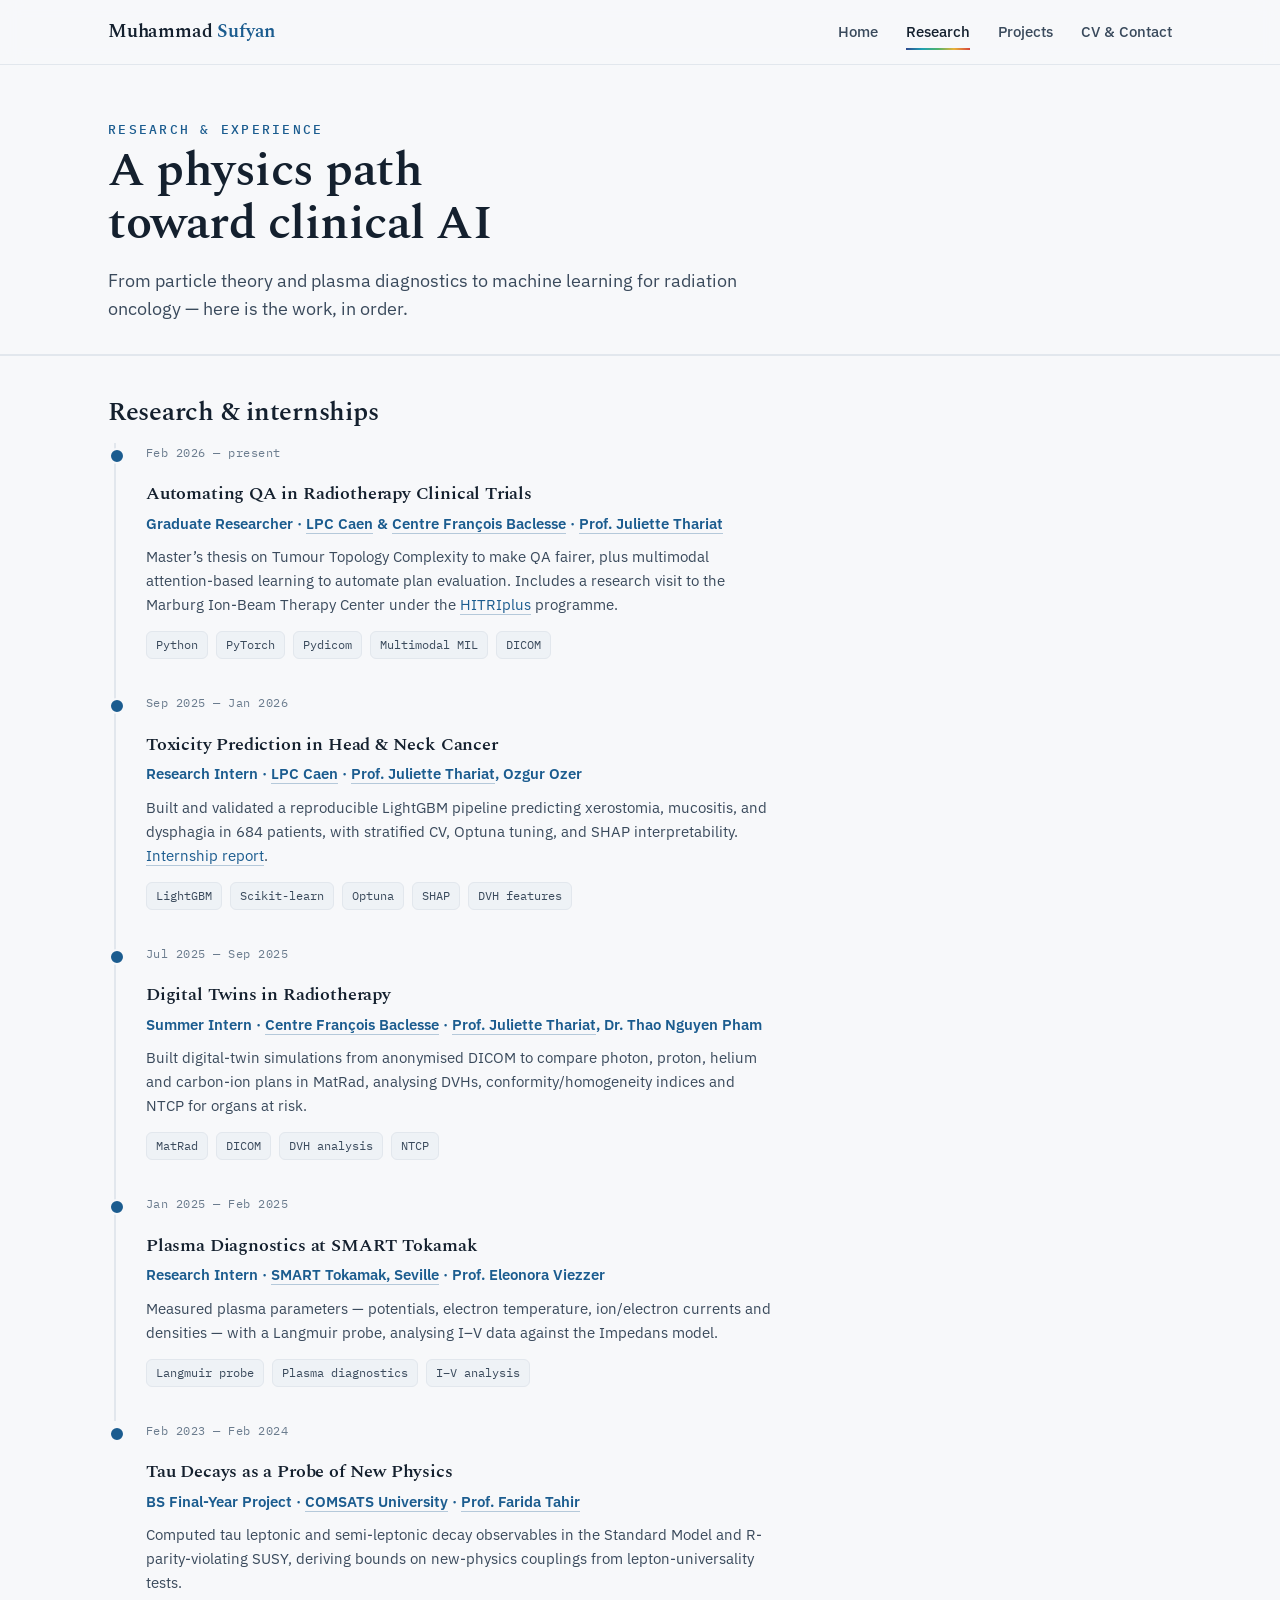
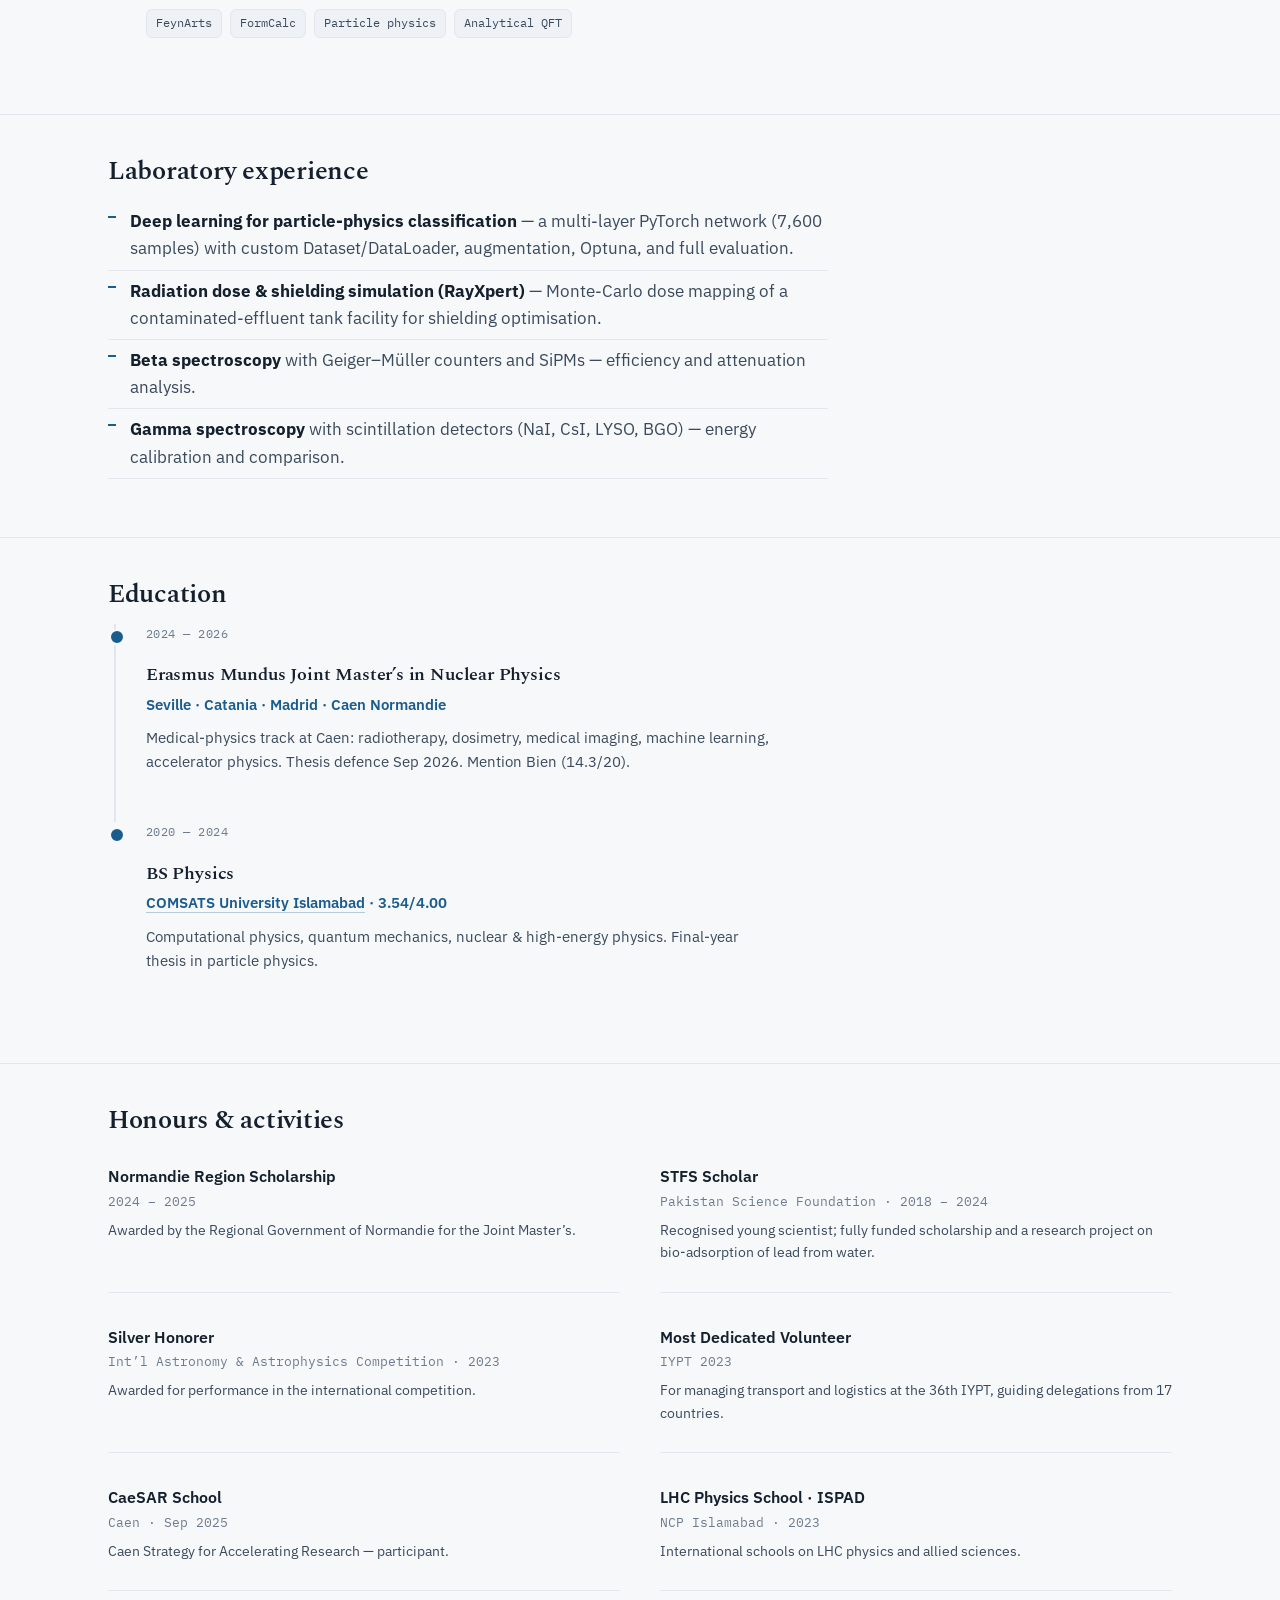
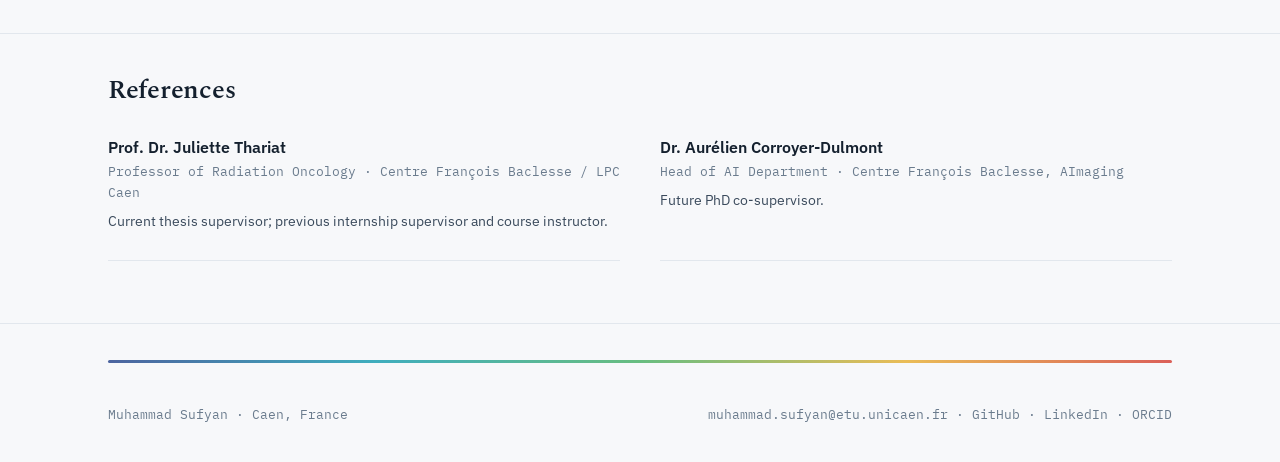
<file: research.html>
<!DOCTYPE html><html lang="en"><head><meta charset="utf-8"><meta name="viewport" content="width=device-width,initial-scale=1"><title>Research &amp; Experience — Muhammad Sufyan</title><meta name="description" content="Research, internships and education of Muhammad Sufyan."><link rel="preconnect" href="https://fonts.googleapis.com"><link rel="preconnect" href="https://fonts.gstatic.com" crossorigin><link href="https://fonts.googleapis.com/css2?family=Spectral:ital,wght@0,400;0,500;0,600;1,400&family=IBM+Plex+Sans:wght@400;500;600&family=IBM+Plex+Mono:wght@400;500&display=swap" rel="stylesheet"><link rel="stylesheet" href="styles.css"></head><body><nav class="nav"><div class="wrap"><a class="brand" href="index.html">Muhammad <span>Sufyan</span></a><button class="navtoggle" aria-label="Menu" onclick="document.getElementById('nv').classList.toggle('open')">&#9776;</button><div class="navlinks" id="nv"><a href="index.html">Home</a><a href="research.html" class="active">Research</a><a href="projects.html">Projects</a><a href="cv.html">CV &amp; Contact</a></div></div></nav><header class="phero"><div class="wrap">
<p class="eyebrow">Research &amp; Experience</p><h1>A physics path toward clinical AI</h1>
<p class="summary">From particle theory and plasma diagnostics to machine learning for radiation oncology &mdash; here is the work, in order.</p></div></header>
<section class="psec"><div class="wrap"><h2 class="fade">Research &amp; internships</h2><div class="timeline">
<div class="entry fade"><div class="when">Feb 2026 &mdash; present</div><h3>Automating QA in Radiotherapy Clinical Trials</h3><div class="org">Graduate Researcher &middot; <a href="https://www.lpc-caen.in2p3.fr/" target="_blank" rel="noopener">LPC Caen</a> &amp; <a href="https://www.baclesse.fr/" target="_blank" rel="noopener">Centre Fran&ccedil;ois Baclesse</a> &middot; <a href="https://www.researchgate.net/profile/Juliette-Thariat" target="_blank" rel="noopener">Prof. Juliette Thariat</a></div><p>Master&rsquo;s thesis on Tumour Topology Complexity to make QA fairer, plus multimodal attention-based learning to automate plan evaluation. Includes a research visit to the Marburg Ion-Beam Therapy Center under the <a href="https://www.hitriplus.eu/" target="_blank" rel="noopener">HITRIplus</a> programme.</p><div class="tags"><span class="tag">Python</span><span class="tag">PyTorch</span><span class="tag">Pydicom</span><span class="tag">Multimodal MIL</span><span class="tag">DICOM</span></div></div>
<div class="entry fade"><div class="when">Sep 2025 &mdash; Jan 2026</div><h3>Toxicity Prediction in Head &amp; Neck Cancer</h3><div class="org">Research Intern &middot; <a href="https://www.lpc-caen.in2p3.fr/" target="_blank" rel="noopener">LPC Caen</a> &middot; <a href="https://www.researchgate.net/profile/Juliette-Thariat" target="_blank" rel="noopener">Prof. Juliette Thariat</a>, Ozgur Ozer</div><p>Built and validated a reproducible LightGBM pipeline predicting xerostomia, mucositis, and dysphagia in 684 patients, with stratified CV, Optuna tuning, and SHAP interpretability. <a href="https://drive.google.com/drive/folders/1_xILYzjAS_624mKQUBl3HmGTfTX37-yS?usp=sharing" target="_blank" rel="noopener">Internship report</a>.</p><div class="tags"><span class="tag">LightGBM</span><span class="tag">Scikit-learn</span><span class="tag">Optuna</span><span class="tag">SHAP</span><span class="tag">DVH features</span></div></div>
<div class="entry fade"><div class="when">Jul 2025 &mdash; Sep 2025</div><h3>Digital Twins in Radiotherapy</h3><div class="org">Summer Intern &middot; <a href="https://www.baclesse.fr/" target="_blank" rel="noopener">Centre Fran&ccedil;ois Baclesse</a> &middot; <a href="https://www.researchgate.net/profile/Juliette-Thariat" target="_blank" rel="noopener">Prof. Juliette Thariat</a>, Dr. Thao Nguyen Pham</div><p>Built digital-twin simulations from anonymised DICOM to compare photon, proton, helium and carbon-ion plans in MatRad, analysing DVHs, conformity/homogeneity indices and NTCP for organs at risk.</p><div class="tags"><span class="tag">MatRad</span><span class="tag">DICOM</span><span class="tag">DVH analysis</span><span class="tag">NTCP</span></div></div>
<div class="entry fade"><div class="when">Jan 2025 &mdash; Feb 2025</div><h3>Plasma Diagnostics at SMART Tokamak</h3><div class="org">Research Intern &middot; <a href="https://www.us.es/actualidad-de-la-us/el-tokamak-smart-un-paso-mas-cerca-de-la-fusion-nuclear-con-su-primer-plasma" target="_blank" rel="noopener">SMART Tokamak, Seville</a> &middot; Prof. Eleonora Viezzer</div><p>Measured plasma parameters &mdash; potentials, electron temperature, ion/electron currents and densities &mdash; with a Langmuir probe, analysing I&ndash;V data against the Impedans model.</p><div class="tags"><span class="tag">Langmuir probe</span><span class="tag">Plasma diagnostics</span><span class="tag">I&ndash;V analysis</span></div></div>
<div class="entry fade"><div class="when">Feb 2023 &mdash; Feb 2024</div><h3>Tau Decays as a Probe of New Physics</h3><div class="org">BS Final-Year Project &middot; <a href="https://www.comsats.edu.pk/" target="_blank" rel="noopener">COMSATS University</a> &middot; <a href="https://www.researchgate.net/profile/Farida-Tahir-3" target="_blank" rel="noopener">Prof. Farida Tahir</a></div><p>Computed tau leptonic and semi-leptonic decay observables in the Standard Model and R-parity-violating SUSY, deriving bounds on new-physics couplings from lepton-universality tests.</p><div class="tags"><span class="tag">FeynArts</span><span class="tag">FormCalc</span><span class="tag">Particle physics</span><span class="tag">Analytical QFT</span></div></div>
</div></div></section>
<section class="psec"><div class="wrap"><h2 class="fade">Laboratory experience</h2><ul class="fade">
<li><b>Deep learning for particle-physics classification</b> &mdash; a multi-layer PyTorch network (7,600 samples) with custom Dataset/DataLoader, augmentation, Optuna, and full evaluation.</li>
<li><b>Radiation dose &amp; shielding simulation (RayXpert)</b> &mdash; Monte-Carlo dose mapping of a contaminated-effluent tank facility for shielding optimisation.</li>
<li><b>Beta spectroscopy</b> with Geiger&ndash;M&uuml;ller counters and SiPMs &mdash; efficiency and attenuation analysis.</li>
<li><b>Gamma spectroscopy</b> with scintillation detectors (NaI, CsI, LYSO, BGO) &mdash; energy calibration and comparison.</li>
</ul></div></section>
<section class="psec"><div class="wrap"><h2 class="fade">Education</h2><div class="timeline">
<div class="entry fade"><div class="when">2024 &mdash; 2026</div><h3><a href="https://www.emm-nucphys.eu/" target="_blank" rel="noopener">Erasmus Mundus Joint Master&rsquo;s in Nuclear Physics</a></h3><div class="org">Seville &middot; Catania &middot; Madrid &middot; Caen Normandie</div><p>Medical-physics track at Caen: radiotherapy, dosimetry, medical imaging, machine learning, accelerator physics. Thesis defence Sep 2026. Mention Bien (14.3/20).</p></div>
<div class="entry fade"><div class="when">2020 &mdash; 2024</div><h3><a href="http://ww2.comsats.edu.pk/phy/bsphysics.aspx" target="_blank" rel="noopener">BS Physics</a></h3><div class="org"><a href="https://www.comsats.edu.pk/" target="_blank" rel="noopener">COMSATS University Islamabad</a> &middot; 3.54/4.00</div><p>Computational physics, quantum mechanics, nuclear &amp; high-energy physics. Final-year thesis in particle physics.</p></div>
</div></div></section>
<section class="psec"><div class="wrap"><h2 class="fade">Honours &amp; activities</h2><div class="cols fade">
<div class="li"><div class="t">Normandie Region Scholarship</div><div class="d">2024 &ndash; 2025</div><p>Awarded by the Regional Government of Normandie for the Joint Master&rsquo;s.</p></div>
<div class="li"><div class="t">STFS Scholar</div><div class="d">Pakistan Science Foundation &middot; 2018 &ndash; 2024</div><p>Recognised young scientist; fully funded scholarship and a research project on bio-adsorption of lead from water.</p></div>
<div class="li"><div class="t">Silver Honorer</div><div class="d">Int&rsquo;l Astronomy &amp; Astrophysics Competition &middot; 2023</div><p>Awarded for performance in the international competition.</p></div>
<div class="li"><div class="t">Most Dedicated Volunteer</div><div class="d"><a href="https://www.iypt.org/past-tournaments/iypt-2023/" target="_blank" rel="noopener">IYPT 2023</a></div><p>For managing transport and logistics at the 36th IYPT, guiding delegations from 17 countries.</p></div>
<div class="li"><div class="t"><a href="https://caesar-project.unicaen.fr/" target="_blank" rel="noopener">CaeSAR School</a></div><div class="d">Caen &middot; Sep 2025</div><p>Caen Strategy for Accelerating Research &mdash; participant.</p></div>
<div class="li"><div class="t"><a href="https://www.ncp.edu.pk/slp-2023.php" target="_blank" rel="noopener">LHC Physics School</a> &middot; <a href="https://www.ncp.edu.pk/ispad-2023.php" target="_blank" rel="noopener">ISPAD</a></div><div class="d">NCP Islamabad &middot; 2023</div><p>International schools on LHC physics and allied sciences.</p></div>
</div></div></section>
<section class="psec"><div class="wrap"><h2 class="fade">References</h2><div class="cols fade">
<div class="li"><div class="t"><a href="https://www.researchgate.net/profile/Juliette-Thariat" target="_blank" rel="noopener">Prof. Dr. Juliette Thariat</a></div><div class="d">Professor of Radiation Oncology &middot; Centre Fran&ccedil;ois Baclesse / LPC Caen</div><p>Current thesis supervisor; previous internship supervisor and course instructor.</p></div>
<div class="li"><div class="t">Dr. Aur&eacute;lien Corroyer-Dulmont</div><div class="d">Head of AI Department &middot; Centre Fran&ccedil;ois Baclesse, AImaging</div><p>Future PhD co-supervisor.</p></div>
</div></div></section><footer><div class="wrap" style="flex-direction:column;align-items:stretch"><div class="spectrum-line"></div><div style="display:flex;justify-content:space-between;align-items:center;flex-wrap:wrap;gap:14px"><span class="small">Muhammad Sufyan &middot; Caen, France</span><span class="small"><a href="mailto:muhammad.sufyan@etu.unicaen.fr">muhammad.sufyan@etu.unicaen.fr</a> &middot; <a href="https://github.com/mesufyan" target="_blank" rel="noopener">GitHub</a> &middot; <a href="https://www.linkedin.com/in/sufyann" target="_blank" rel="noopener">LinkedIn</a> &middot; <a href="https://orcid.org/0009-0007-3161-0716" target="_blank" rel="noopener">ORCID</a></span></div></div></footer><script>const io=new IntersectionObserver((es)=>{es.forEach(e=>{if(e.isIntersecting)e.target.classList.add('in')})},{threshold:.12});document.querySelectorAll('.fade').forEach(el=>io.observe(el));</script></body></html>
</file>
<file: styles.css>
/* ---------- Muhammad Sufyan — personal site ----------
   Design language drawn from radiation oncology:
   isodose colormap (blue→cyan→green→amber→red) as the signature,
   DVH curve as the hero motif. Academic gravitas (Spectral) +
   technical precision (IBM Plex Sans / Mono).
----------------------------------------------------- */

:root{
  --paper:#F7F8FA;
  --paper-2:#FFFFFF;
  --ink:#14202E;
  --ink-2:#3A4A5C;
  --muted:#6B7C8E;
  --line:#E2E7ED;
  --cobalt:#1B5C8F;
  --cobalt-deep:#0F4A78;
  --teal:#0E6C76;
  /* isodose colormap stops */
  --d1:#2E4A8F; --d2:#1FA0B3; --d3:#4FB36B; --d4:#E8B23A; --d5:#D6453C;
  --spectrum:linear-gradient(90deg,var(--d1),var(--d2),var(--d3),var(--d4),var(--d5));
  --maxw:1120px;
  --r:14px;
}

*{box-sizing:border-box;margin:0;padding:0}
html{scroll-behavior:smooth}
body{
  background:var(--paper);
  color:var(--ink);
  font-family:"IBM Plex Sans",system-ui,sans-serif;
  font-size:17px;
  line-height:1.6;
  -webkit-font-smoothing:antialiased;
}
a{color:inherit;text-decoration:none}
img{max-width:100%;display:block}

.wrap{max-width:var(--maxw);margin:0 auto;padding:0 28px}

/* ---------- typography ---------- */
h1,h2,h3{font-family:"Spectral",Georgia,serif;font-weight:600;line-height:1.1;letter-spacing:-.01em;color:var(--ink)}
.mono{font-family:"IBM Plex Mono",ui-monospace,monospace}
.eyebrow{
  font-family:"IBM Plex Mono",monospace;
  font-size:12.5px;letter-spacing:.18em;text-transform:uppercase;
  color:var(--cobalt);font-weight:500;
}

/* ---------- nav ---------- */
.nav{
  position:sticky;top:0;z-index:50;
  background:rgba(247,248,250,.82);
  backdrop-filter:blur(10px);
  border-bottom:1px solid var(--line);
}
.nav .wrap{display:flex;align-items:center;justify-content:space-between;height:64px}
.brand{font-family:"Spectral",serif;font-weight:600;font-size:19px;letter-spacing:-.01em}
.brand span{color:var(--cobalt)}
.navlinks{display:flex;gap:28px;align-items:center}
.navlinks a{font-size:14.5px;color:var(--ink-2);font-weight:500;position:relative;padding:4px 0}
.navlinks a:hover{color:var(--cobalt)}
.navlinks a.active{color:var(--ink)}
.navlinks a.active::after{
  content:"";position:absolute;left:0;right:0;bottom:-2px;height:2px;background:var(--spectrum)
}
.navtoggle{display:none;background:none;border:0;cursor:pointer;font-size:22px;color:var(--ink)}

/* ---------- hero ---------- */
.hero{padding:72px 0 40px}
.hero-grid{display:grid;grid-template-columns:1.15fr .85fr;gap:56px;align-items:center}
.hero h1{font-size:clamp(38px,6vw,62px);margin:14px 0 18px}
.hero .lead{font-size:19px;color:var(--ink-2);max-width:34ch;margin-bottom:26px}
.hero .lead b{color:var(--ink);font-weight:600}

.portrait-card{position:relative}
.portrait{
  border-radius:var(--r);width:100%;
  border:1px solid var(--line);
  box-shadow:0 24px 60px -28px rgba(20,32,46,.45);
  filter:saturate(1.02);
}
.portrait-card::after{
  content:"";position:absolute;left:-10px;right:18px;bottom:-10px;height:6px;border-radius:6px;background:var(--spectrum);opacity:.9
}

/* dvh figure */
.dvh-wrap{margin-top:10px}
.dvh-cap{font-size:12px;color:var(--muted);margin-top:8px;display:flex;gap:6px;align-items:center}

/* buttons */
.btns{display:flex;gap:12px;flex-wrap:wrap}
.btn{
  display:inline-flex;align-items:center;gap:8px;
  font-size:14.5px;font-weight:600;border-radius:10px;
  padding:11px 18px;transition:.18s;cursor:pointer;border:1px solid transparent;
}
.btn-primary{background:var(--cobalt);color:#fff}
.btn-primary:hover{background:var(--cobalt-deep)}
.btn-ghost{background:transparent;border-color:var(--line);color:var(--ink)}
.btn-ghost:hover{border-color:var(--cobalt);color:var(--cobalt)}

/* social row */
.social{display:flex;gap:18px;margin-top:26px;flex-wrap:wrap}
.social a{font-family:"IBM Plex Mono",monospace;font-size:13px;color:var(--muted);display:flex;gap:7px;align-items:center}
.social a:hover{color:var(--cobalt)}

/* ---------- spectrum rule ---------- */
.rule{height:3px;background:var(--spectrum);border-radius:3px;width:64px;margin:0 0 22px}

/* ---------- section ---------- */
section.block{padding:60px 0;border-top:1px solid var(--line)}
.sec-head{margin-bottom:34px;max-width:60ch}
.sec-head h2{font-size:clamp(26px,3.5vw,36px);margin-top:8px}
.sec-head p{color:var(--ink-2);margin-top:12px}

/* at a glance strip */
.glance{display:grid;grid-template-columns:repeat(4,1fr);gap:18px}
.glance .cell{background:var(--paper-2);border:1px solid var(--line);border-radius:var(--r);padding:20px}
.glance .k{font-family:"IBM Plex Mono",monospace;font-size:11px;letter-spacing:.12em;text-transform:uppercase;color:var(--muted)}
.glance .v{font-family:"Spectral",serif;font-size:18px;font-weight:600;margin-top:8px;line-height:1.25}

/* phd arc (genuine sequence -> numbered) */
.arc{display:grid;grid-template-columns:repeat(3,1fr);gap:18px}
.arc .step{background:var(--paper-2);border:1px solid var(--line);border-radius:var(--r);padding:24px;position:relative;overflow:hidden}
.arc .step .no{font-family:"IBM Plex Mono",monospace;font-size:12px;color:var(--cobalt);letter-spacing:.1em}
.arc .step h3{font-size:21px;margin:10px 0 8px}
.arc .step p{font-size:14.5px;color:var(--ink-2)}
.arc .step .bar{position:absolute;left:0;top:0;bottom:0;width:4px}
.arc .step:nth-child(1) .bar{background:var(--d1)}
.arc .step:nth-child(2) .bar{background:var(--d3)}
.arc .step:nth-child(3) .bar{background:var(--d5)}

/* prose about */
.about{display:grid;grid-template-columns:1fr 1fr;gap:40px;align-items:start}
.about p{color:var(--ink-2);margin-bottom:16px}
.about p b{color:var(--ink)}

/* ---------- timeline / experience ---------- */
.timeline{position:relative;margin-left:6px}
.entry{position:relative;padding:0 0 34px 30px;border-left:2px solid var(--line)}
.entry:last-child{border-left-color:transparent}
.entry::before{content:"";position:absolute;left:-7px;top:5px;width:12px;height:12px;border-radius:50%;background:var(--cobalt);border:2px solid var(--paper)}
.entry .when{font-family:"IBM Plex Mono",monospace;font-size:12px;color:var(--muted);letter-spacing:.04em}
.entry h3{font-size:20px;margin:5px 0 3px}
.entry .org{color:var(--cobalt);font-size:14.5px;font-weight:600;margin-bottom:10px}
.entry p{color:var(--ink-2);font-size:15px;margin-bottom:8px}
.tags{display:flex;gap:8px;flex-wrap:wrap;margin-top:10px}
.tag{font-family:"IBM Plex Mono",monospace;font-size:11.5px;padding:4px 9px;border-radius:6px;background:#eef2f6;color:var(--ink-2);border:1px solid var(--line)}

/* two-col lists */
.cols{display:grid;grid-template-columns:1fr 1fr;gap:18px 40px}
.li{padding:14px 0;border-bottom:1px solid var(--line)}
.li .t{font-weight:600;font-size:15.5px}
.li .d{color:var(--muted);font-size:13px;font-family:"IBM Plex Mono",monospace;margin-top:3px}
.li p{color:var(--ink-2);font-size:14px;margin-top:6px}

/* ---------- project cards ---------- */
.projects{display:grid;grid-template-columns:1fr 1fr;gap:22px}
.card{
  background:var(--paper-2);border:1px solid var(--line);border-radius:var(--r);
  padding:26px;display:flex;flex-direction:column;transition:.2s;position:relative;overflow:hidden
}
.card:hover{transform:translateY(-3px);box-shadow:0 18px 40px -24px rgba(20,32,46,.4);border-color:#cfd8e2}
.card .topbar{height:4px;border-radius:4px;width:46px;margin-bottom:18px;background:var(--spectrum)}
.card .when{font-family:"IBM Plex Mono",monospace;font-size:11.5px;color:var(--muted);letter-spacing:.06em}
.card h3{font-size:21px;margin:8px 0 10px}
.card p{color:var(--ink-2);font-size:14.5px;flex-grow:1}
.card .foot{margin-top:18px;display:flex;justify-content:space-between;align-items:center}
.repo{font-family:"IBM Plex Mono",monospace;font-size:13px;font-weight:600;color:var(--cobalt);display:inline-flex;gap:6px;align-items:center}
.repo:hover{color:var(--cobalt-deep)}
.repo.soon{color:var(--muted);font-weight:500}

/* ---------- contact ---------- */
.contact-grid{display:grid;grid-template-columns:1fr 1fr;gap:40px;align-items:start}
.contact-list a, .contact-list span{display:flex;gap:12px;align-items:baseline;padding:14px 0;border-bottom:1px solid var(--line);font-size:15.5px}
.contact-list .lab{font-family:"IBM Plex Mono",monospace;font-size:11.5px;letter-spacing:.1em;text-transform:uppercase;color:var(--muted);min-width:96px}
.contact-list a:hover .val{color:var(--cobalt)}
.val{color:var(--ink);word-break:break-all}

/* ---------- footer ---------- */
footer{border-top:1px solid var(--line);padding:36px 0;margin-top:20px}
footer .wrap{display:flex;justify-content:space-between;align-items:center;flex-wrap:wrap;gap:14px}
footer .small{font-size:13px;color:var(--muted);font-family:"IBM Plex Mono",monospace}
footer .spectrum-line{height:3px;width:100%;background:var(--spectrum);border-radius:3px;margin-bottom:28px;opacity:.85}

/* ---------- responsive ---------- */
@media(max-width:900px){
  .hero-grid{grid-template-columns:1fr;gap:34px}
  .hero{padding:48px 0 24px}
  .about,.contact-grid{grid-template-columns:1fr;gap:22px}
  .glance{grid-template-columns:1fr 1fr}
  .arc{grid-template-columns:1fr}
  .projects{grid-template-columns:1fr}
  .cols{grid-template-columns:1fr}
  .navlinks{
    position:fixed;inset:64px 0 auto 0;background:var(--paper);
    flex-direction:column;gap:0;padding:8px 0;border-bottom:1px solid var(--line);
    transform:translateY(-130%);transition:.25s;
  }
  .navlinks.open{transform:translateY(0)}
  .navlinks a{padding:14px 28px;width:100%}
  .navtoggle{display:block}
}

@media(prefers-reduced-motion:reduce){
  *{animation:none!important;transition:none!important;scroll-behavior:auto}
}

/* dvh draw animation */
.dvh-line{stroke-dasharray:520;stroke-dashoffset:520;animation:draw 2.1s ease forwards .3s}
@keyframes draw{to{stroke-dashoffset:0}}
.fade{opacity:0;transform:translateY(14px);transition:.7s ease}
.fade.in{opacity:1;transform:none}

/* ---------- project detail pages ---------- */
.phero{padding:54px 0 30px;border-bottom:1px solid var(--line)}
.phero .back{font-family:"IBM Plex Mono",monospace;font-size:13px;color:var(--muted);display:inline-flex;gap:7px;align-items:center;margin-bottom:22px}
.phero .back:hover{color:var(--cobalt)}
.phero h1{font-size:clamp(30px,5vw,48px);max-width:18ch;margin:6px 0 16px}
.phero .meta{display:flex;gap:22px;flex-wrap:wrap;font-family:"IBM Plex Mono",monospace;font-size:12.5px;color:var(--muted);margin-bottom:18px}
.phero .meta b{color:var(--ink-2);font-weight:500}
.phero .summary{font-size:18px;color:var(--ink-2);max-width:62ch}

.psec{padding:42px 0;border-top:1px solid var(--line)}
.psec h2{font-size:26px;margin-bottom:16px}
.psec h3{font-size:18px;margin:22px 0 8px}
.psec p{color:var(--ink-2);margin-bottom:14px;max-width:70ch}
.psec ul{margin:0 0 16px 0;padding-left:0;list-style:none;max-width:72ch}
.psec ul li{position:relative;padding:7px 0 7px 22px;color:var(--ink-2);border-bottom:1px solid var(--line)}
.psec ul li::before{content:"";position:absolute;left:0;top:15px;width:8px;height:2px;background:var(--cobalt)}
.psec ul li b{color:var(--ink)}

/* stat callouts */
.stats{display:grid;grid-template-columns:repeat(auto-fit,minmax(150px,1fr));gap:16px;margin:20px 0}
.stat{background:var(--paper-2);border:1px solid var(--line);border-radius:var(--r);padding:20px}
.stat .num{font-family:"Spectral",serif;font-size:30px;font-weight:600;color:var(--cobalt);line-height:1}
.stat .lbl{font-family:"IBM Plex Mono",monospace;font-size:11px;letter-spacing:.08em;text-transform:uppercase;color:var(--muted);margin-top:8px}

/* result table */
.rtable{width:100%;border-collapse:collapse;margin:18px 0;font-size:14px;overflow:hidden;border-radius:10px;border:1px solid var(--line)}
.rtable th,.rtable td{padding:11px 14px;text-align:left;border-bottom:1px solid var(--line)}
.rtable th{background:#eef2f6;font-family:"IBM Plex Mono",monospace;font-size:11.5px;letter-spacing:.05em;text-transform:uppercase;color:var(--ink-2);font-weight:500}
.rtable td{color:var(--ink-2)}
.rtable td.mono{font-family:"IBM Plex Mono",monospace;color:var(--cobalt);font-weight:500}
.rtable tr:last-child td{border-bottom:0}
.rtable .cap{font-size:12px;color:var(--muted);margin-top:6px}

.linkrow{display:flex;gap:14px;flex-wrap:wrap;margin-top:20px}

/* phase cards for TTC */
.phases{display:grid;grid-template-columns:repeat(3,1fr);gap:16px;margin:18px 0}
.phase{background:var(--paper-2);border:1px solid var(--line);border-radius:var(--r);padding:20px;position:relative}
.phase .ph{font-family:"IBM Plex Mono",monospace;font-size:11px;letter-spacing:.1em;color:var(--cobalt)}
.phase h3{font-size:16px;margin:8px 0 6px}
.phase p{font-size:13.5px;margin:0}
@media(max-width:760px){.phases{grid-template-columns:1fr}}

.note{background:#eef4f8;border:1px solid #d4e3ee;border-radius:var(--r);padding:16px 18px;font-size:14.5px;color:var(--ink-2);margin:16px 0}
.note b{color:var(--cobalt-deep)}

/* ---------- figures ---------- */
.figure{margin:20px 0;border:1px solid var(--line);border-radius:var(--r);background:var(--paper-2);padding:18px}
.figure svg{width:100%;height:auto;display:block}
.fig-cap{font-size:12.5px;color:var(--muted);margin-top:10px;font-family:"IBM Plex Mono",monospace;line-height:1.5}
.fig-grid{display:grid;grid-template-columns:1fr 1fr;gap:18px}
@media(max-width:760px){.fig-grid{grid-template-columns:1fr}}

/* card footer pinned to bottom so all cards align */
.card .foot{margin-top:auto;padding-top:18px}

/* clickable inline links in prose */
.psec p a, .about p a, .li p a, .entry p a, .entry .org a{color:var(--cobalt);text-decoration:none;border-bottom:1px solid rgba(27,92,143,.3)}
.psec p a:hover, .about p a:hover, .li p a:hover, .entry p a:hover, .entry .org a:hover{border-bottom-color:var(--cobalt)}

/* ---------- skills block ---------- */
.skills{display:grid;grid-template-columns:repeat(3,1fr);gap:18px}
.skillcol{background:var(--paper-2);border:1px solid var(--line);border-radius:var(--r);padding:22px}
.skillcol .h{font-family:"IBM Plex Mono",monospace;font-size:11px;letter-spacing:.12em;text-transform:uppercase;color:var(--cobalt);margin-bottom:14px}
.skillcol .chips{display:flex;flex-wrap:wrap;gap:8px}
.chip{font-size:13px;padding:5px 11px;border-radius:7px;background:#eef2f6;color:var(--ink-2);border:1px solid var(--line)}
@media(max-width:760px){.skills{grid-template-columns:1fr}}

/* ---------- interactive sim ---------- */
.sim{background:var(--paper-2);border:1px solid var(--line);border-radius:var(--r);padding:26px;margin-top:8px}
.sim-grid{display:grid;grid-template-columns:1.5fr 1fr;gap:28px;align-items:center}
.sim svg{width:100%;height:auto;display:block}
.sim-control{margin-top:22px}
.sim-control label{font-family:"IBM Plex Mono",monospace;font-size:12px;letter-spacing:.06em;text-transform:uppercase;color:var(--muted);display:block;margin-bottom:10px}
.sim-control input[type=range]{width:100%;accent-color:var(--cobalt);height:4px}
.sim-readout{font-family:"IBM Plex Mono",monospace;font-size:13px;color:var(--ink-2);margin-top:8px}
.sim-readout b{color:var(--ink)}
.sim-callout{margin-top:18px;border-radius:10px;padding:14px 16px;font-size:14px;line-height:1.5;background:#fdeceb;border:1px solid #f4c9c6;color:#8f2d27;display:none}
.sim-callout.show{display:block}
.sim-callout a{color:#8f2d27;font-weight:600;text-decoration:underline}
.ntcp-row{display:flex;align-items:flex-end;gap:14px;height:150px;padding:0 4px}
.ntcp-bar-wrap{flex:1;display:flex;flex-direction:column;align-items:center;justify-content:flex-end;height:100%}
.ntcp-bar{width:100%;border-radius:6px 6px 0 0;transition:height .12s ease}
.ntcp-val{font-family:"IBM Plex Mono",monospace;font-size:12px;font-weight:500;margin-bottom:6px;color:var(--ink)}
.ntcp-lbl{font-family:"IBM Plex Mono",monospace;font-size:11px;color:var(--muted);margin-top:8px}
@media(max-width:760px){.sim-grid{grid-template-columns:1fr;gap:20px}}

/* ---------- figure sizing: article-friendly, centered ---------- */
.figure{max-width:480px;margin:26px auto;padding:16px}
.fig-grid{max-width:740px;margin:24px auto}
.fig-grid .figure{max-width:none;margin:0}
.sim{max-width:820px;margin:8px auto}
.ntcp-row{height:118px}
.ntcp-bar-wrap{min-width:0}
.figure .fig-cap{text-align:center}

/* ---------- project card: stretched-link (no nested anchors) ---------- */
.card{cursor:pointer}
.card-stretch{position:absolute;inset:0;z-index:1;border-radius:var(--r)}
.card .foot{position:relative;z-index:2}
.card .foot .repo{position:relative;z-index:2}
.card .readmore{color:var(--cobalt);font-size:13px;font-weight:600}

/* repo as interactive span inside the card link */
.card .repo[role=link]{cursor:pointer}
.card .repo.soon{cursor:default}
</file>
